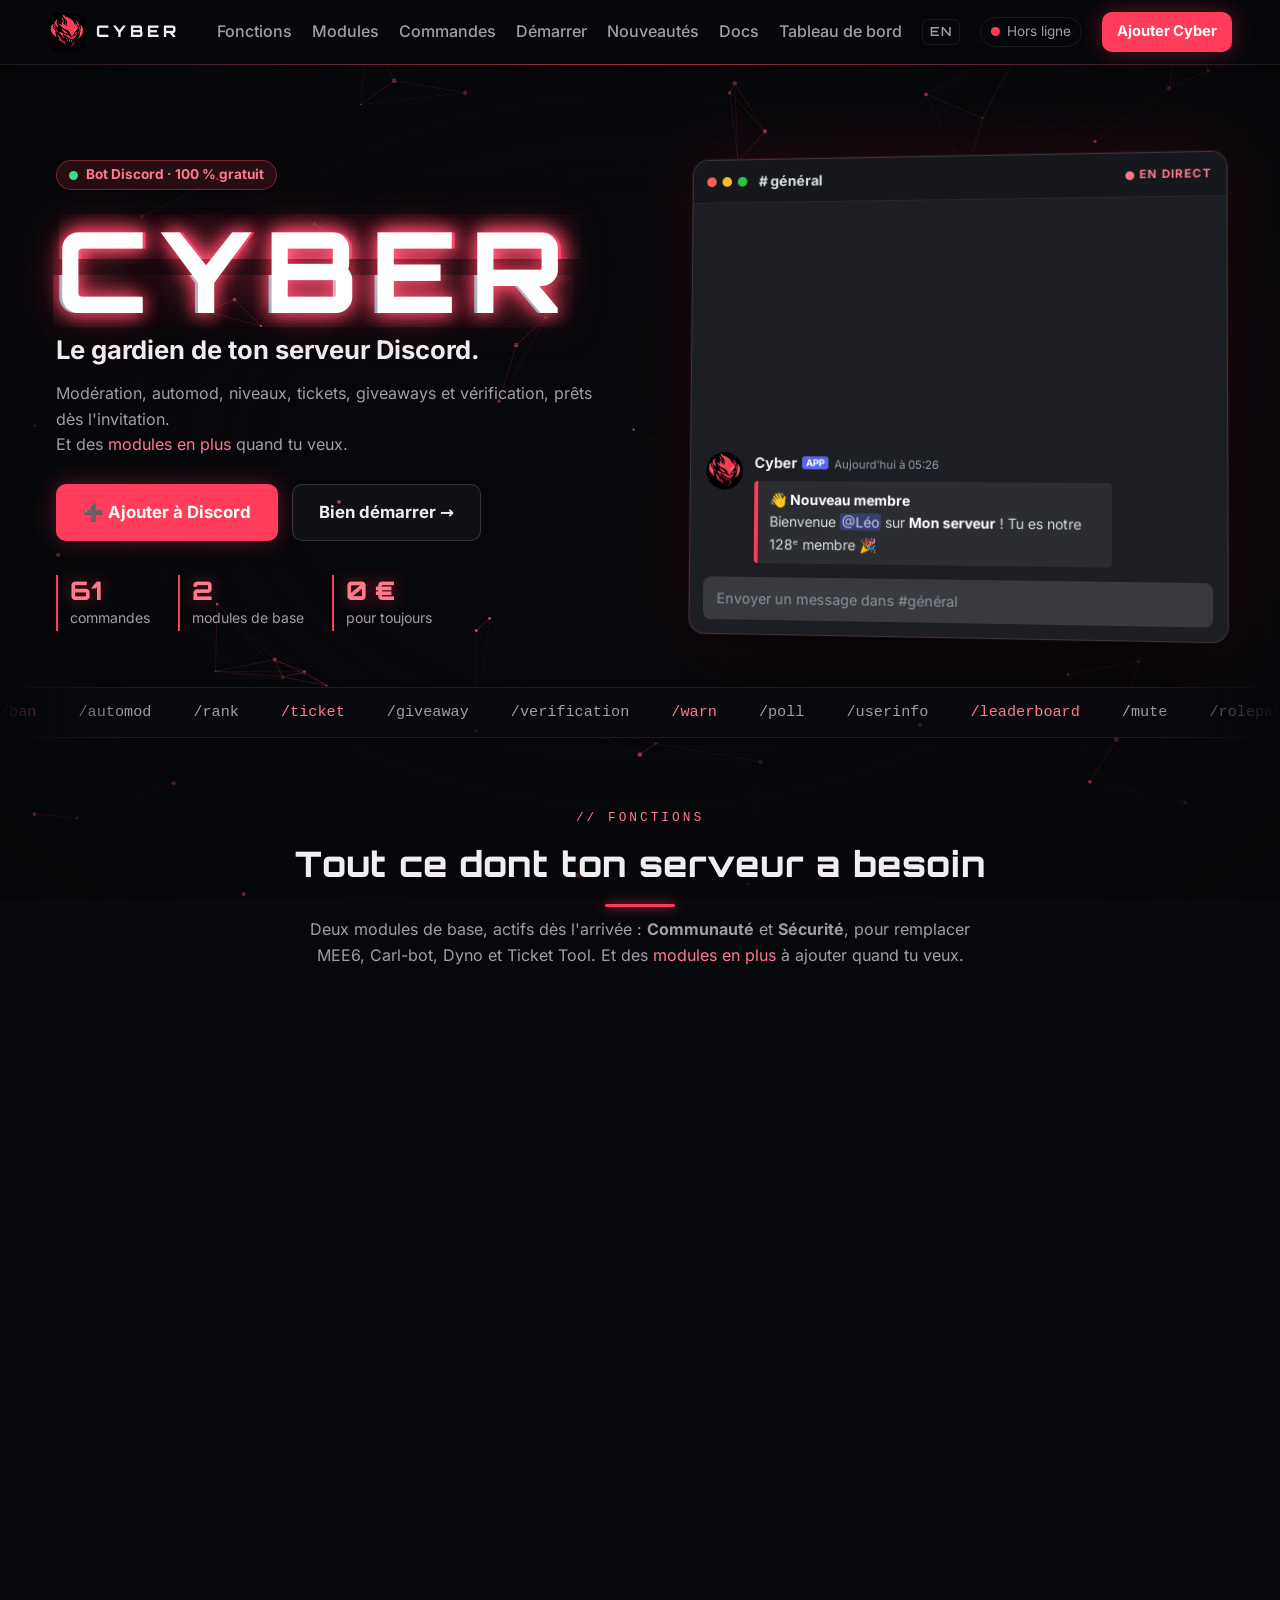
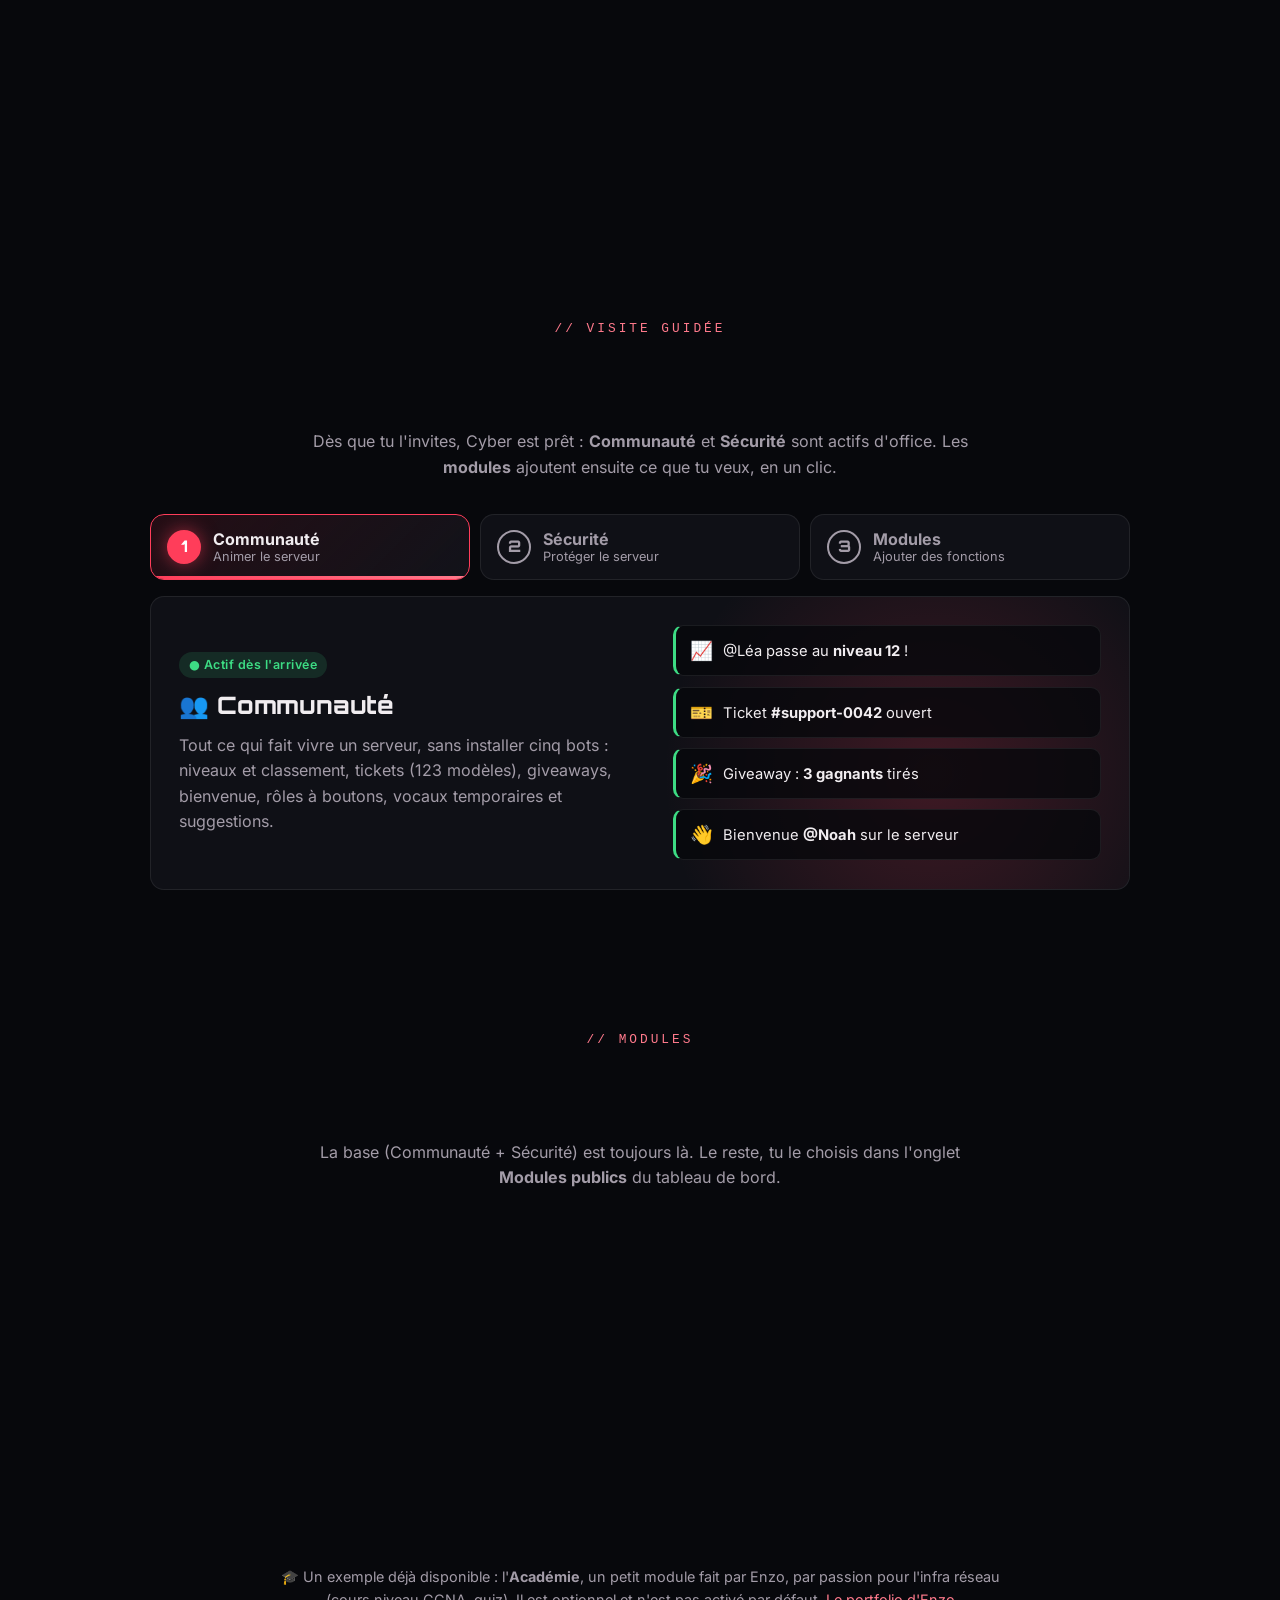
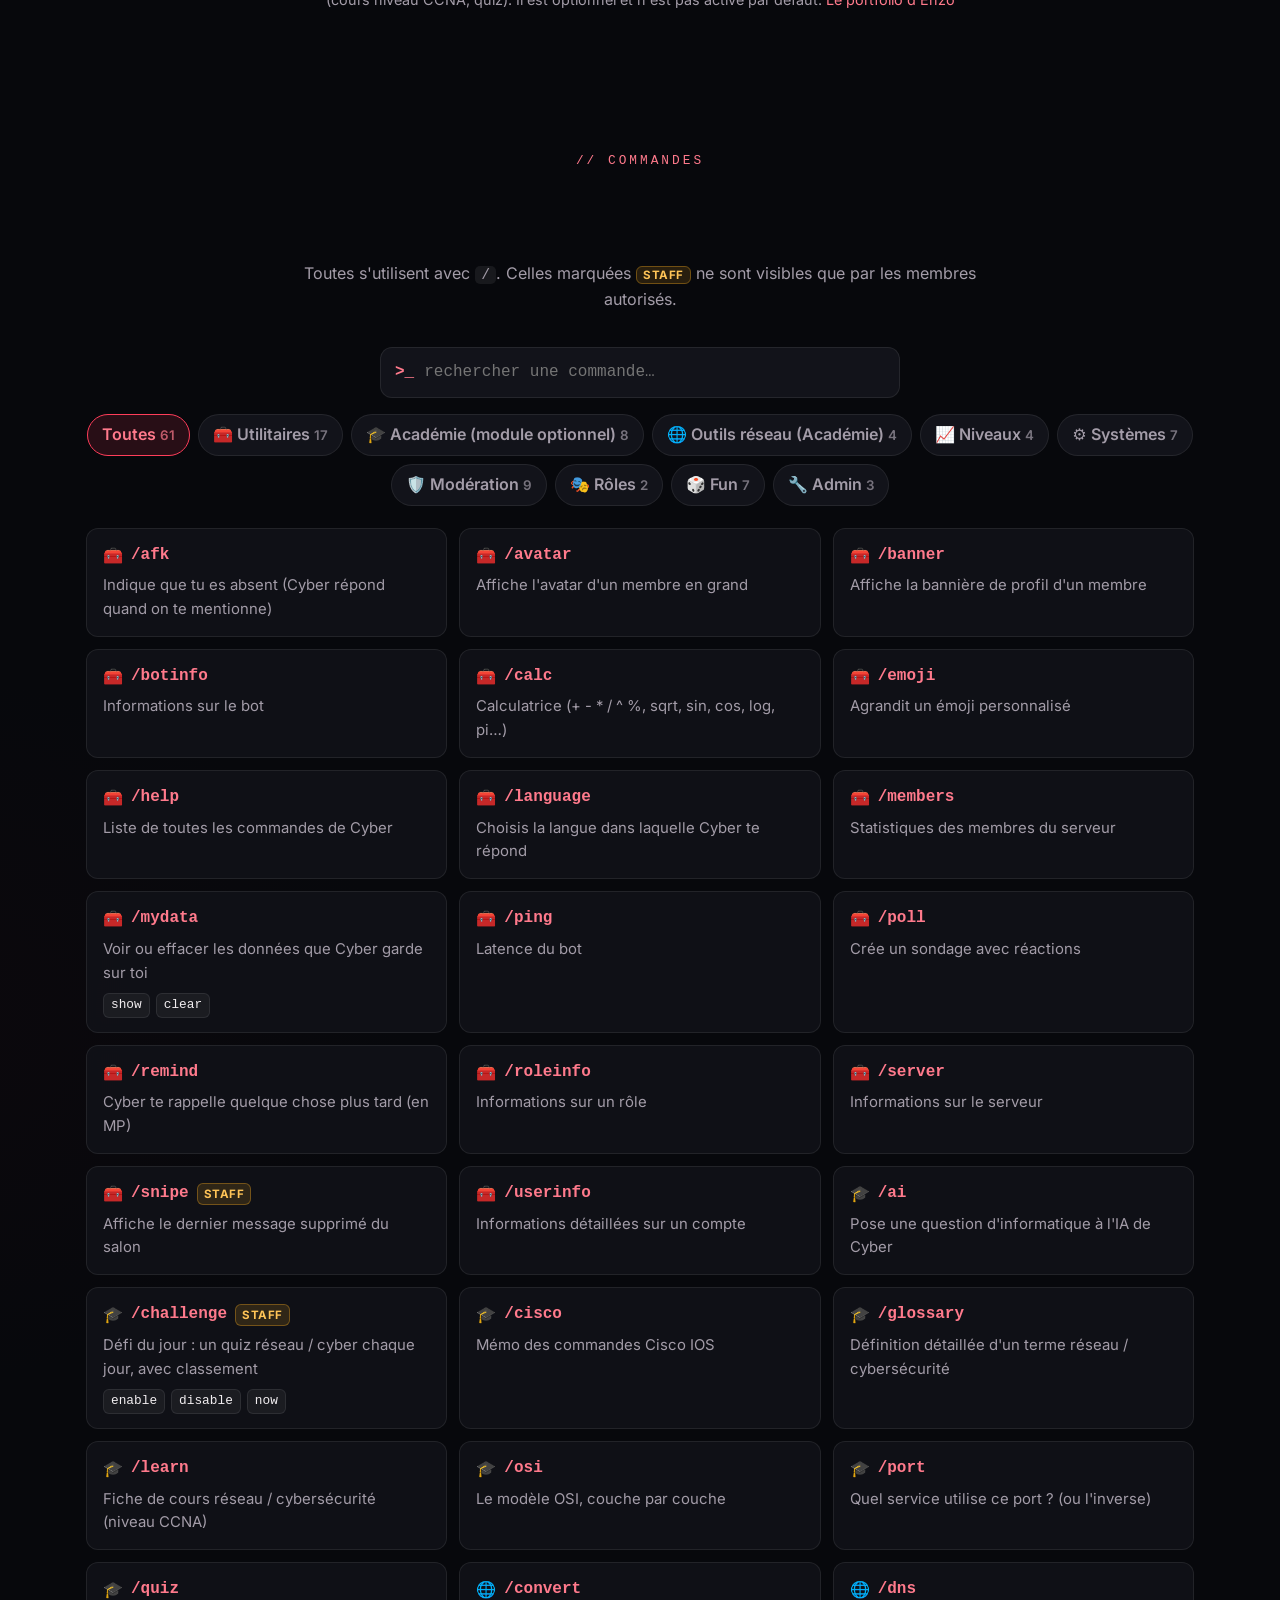
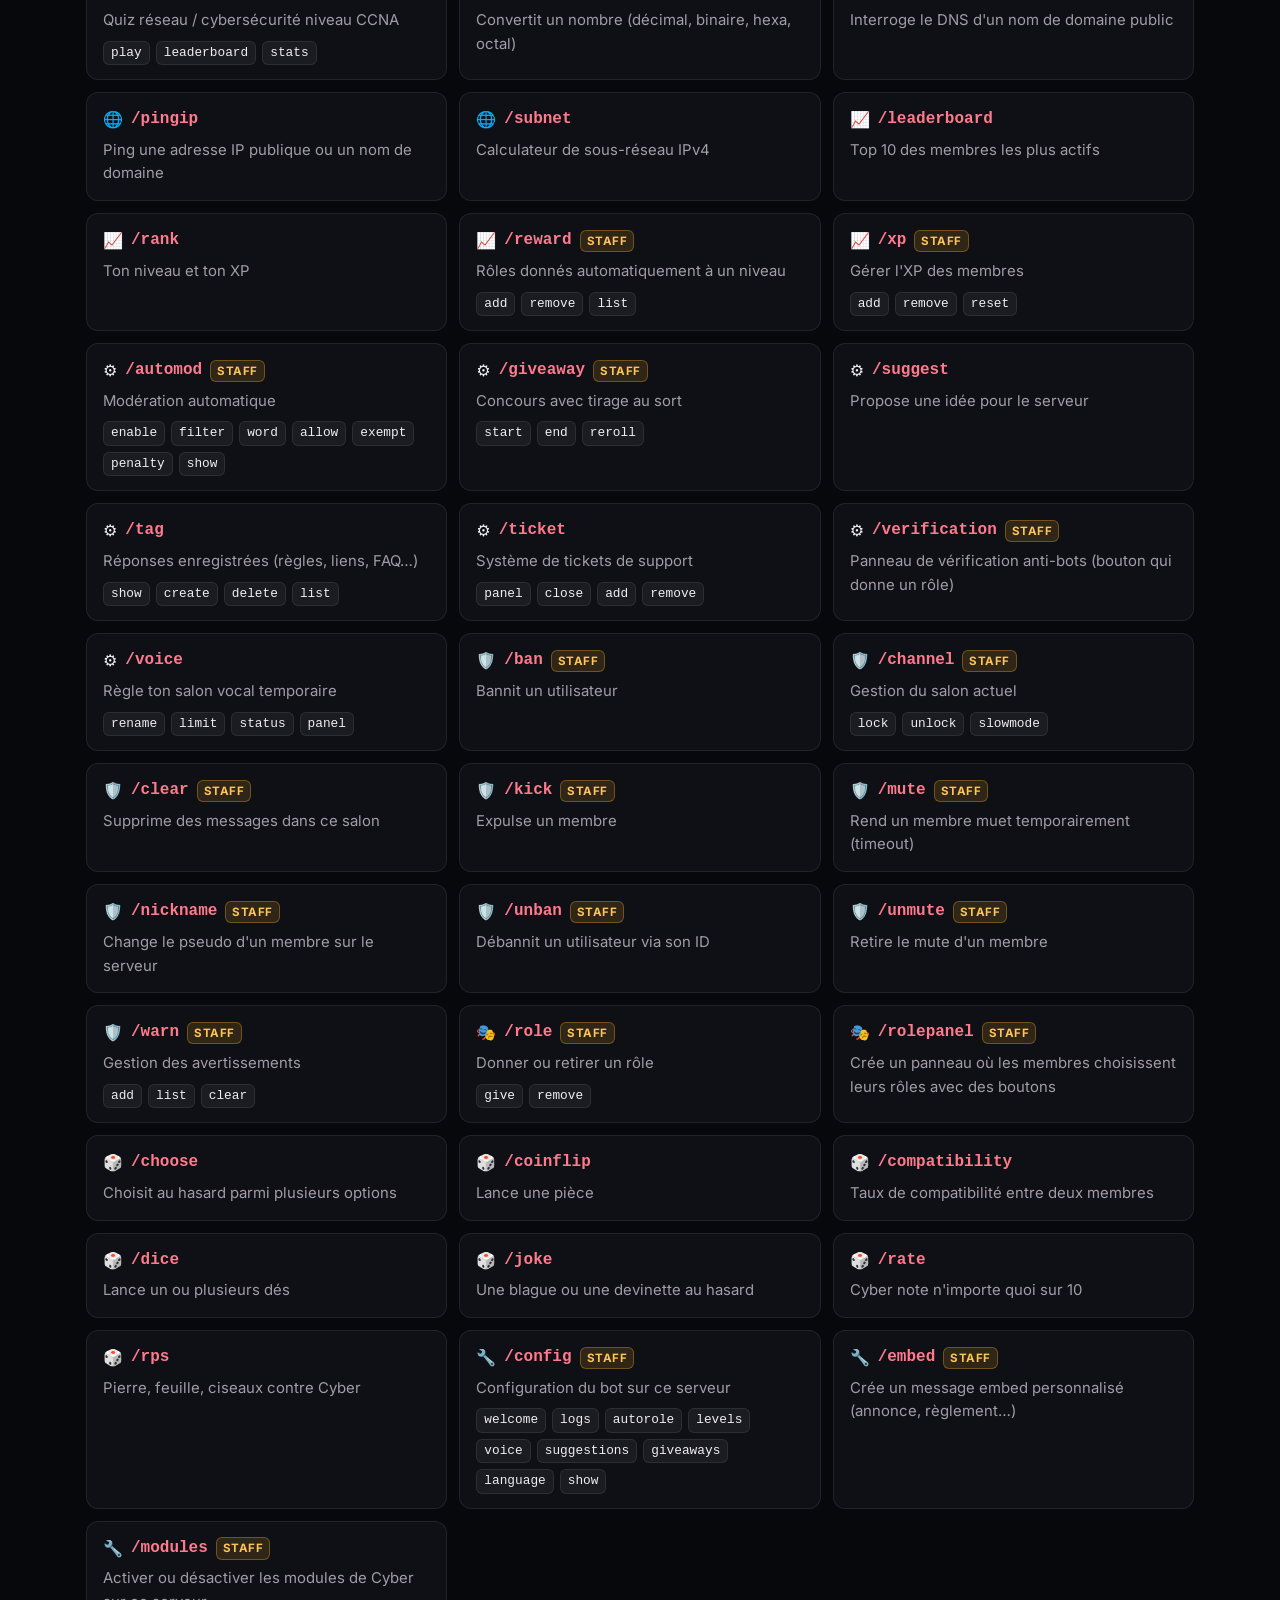
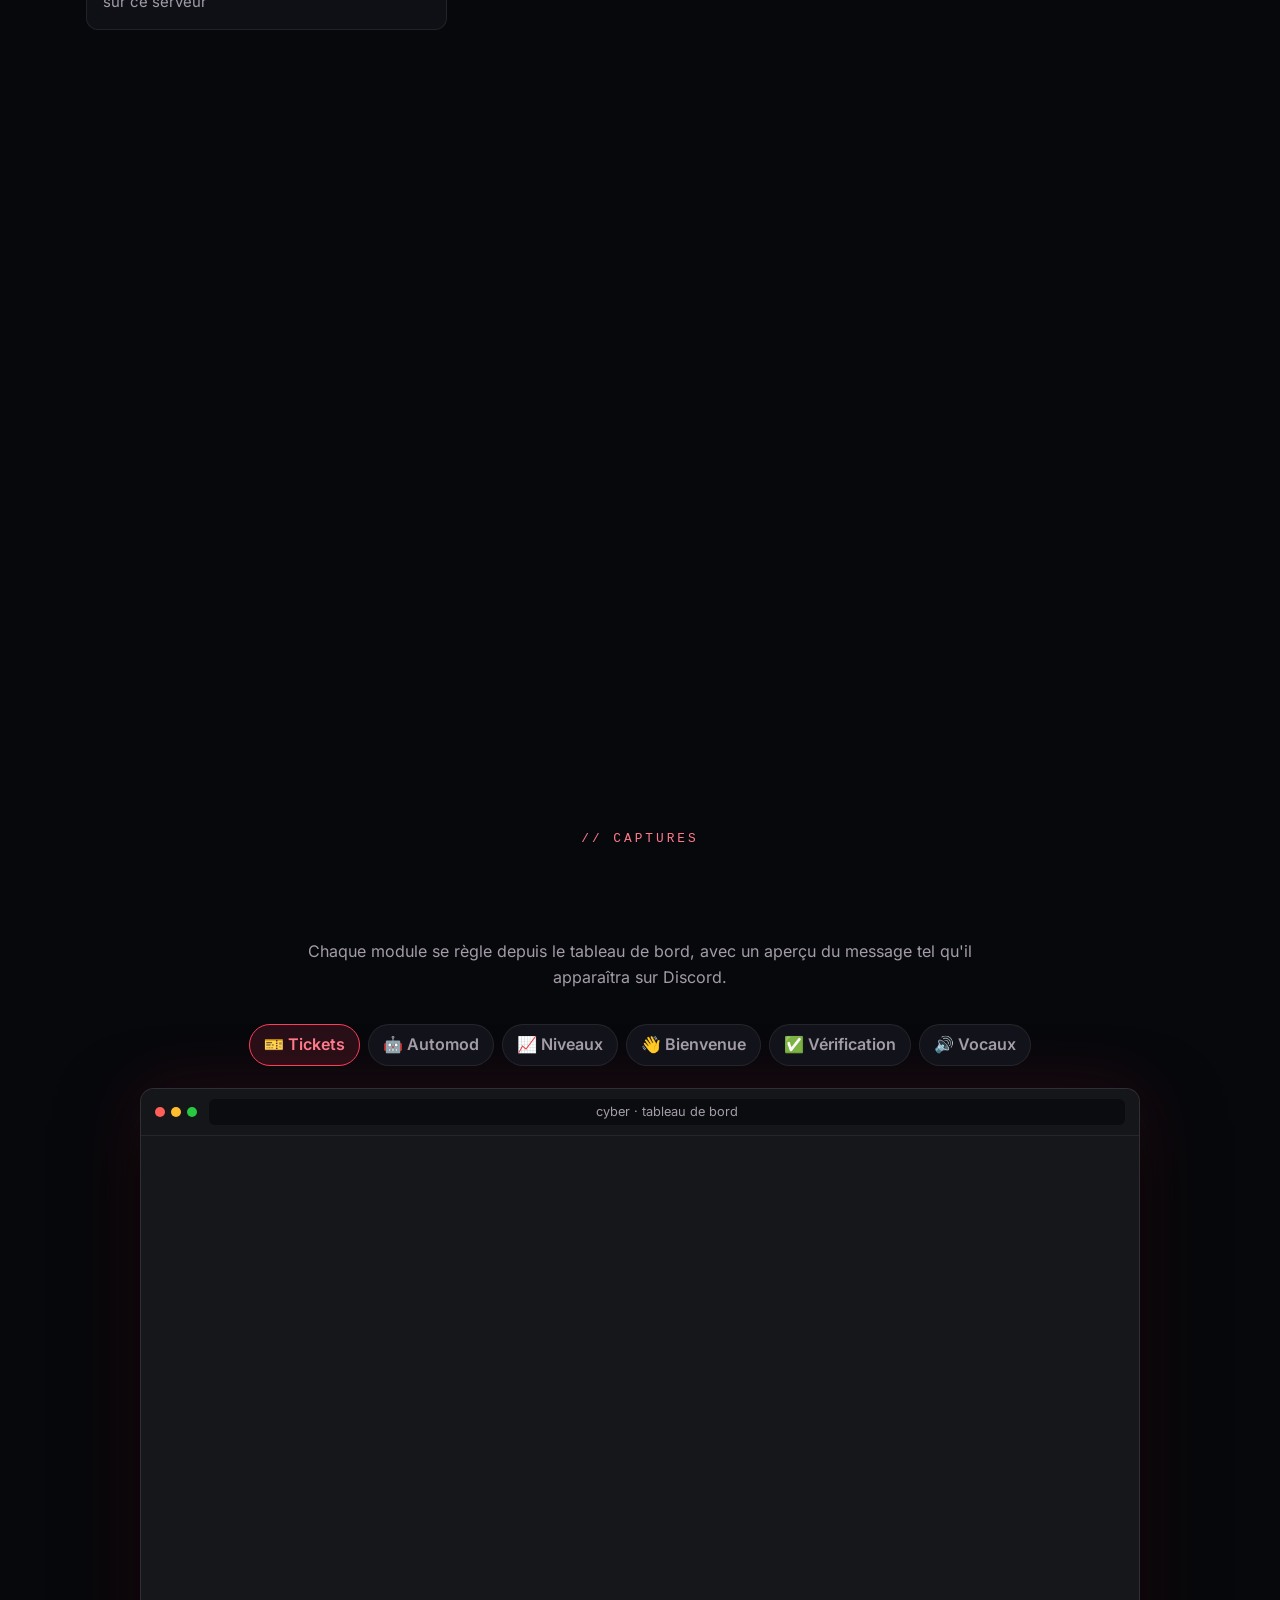
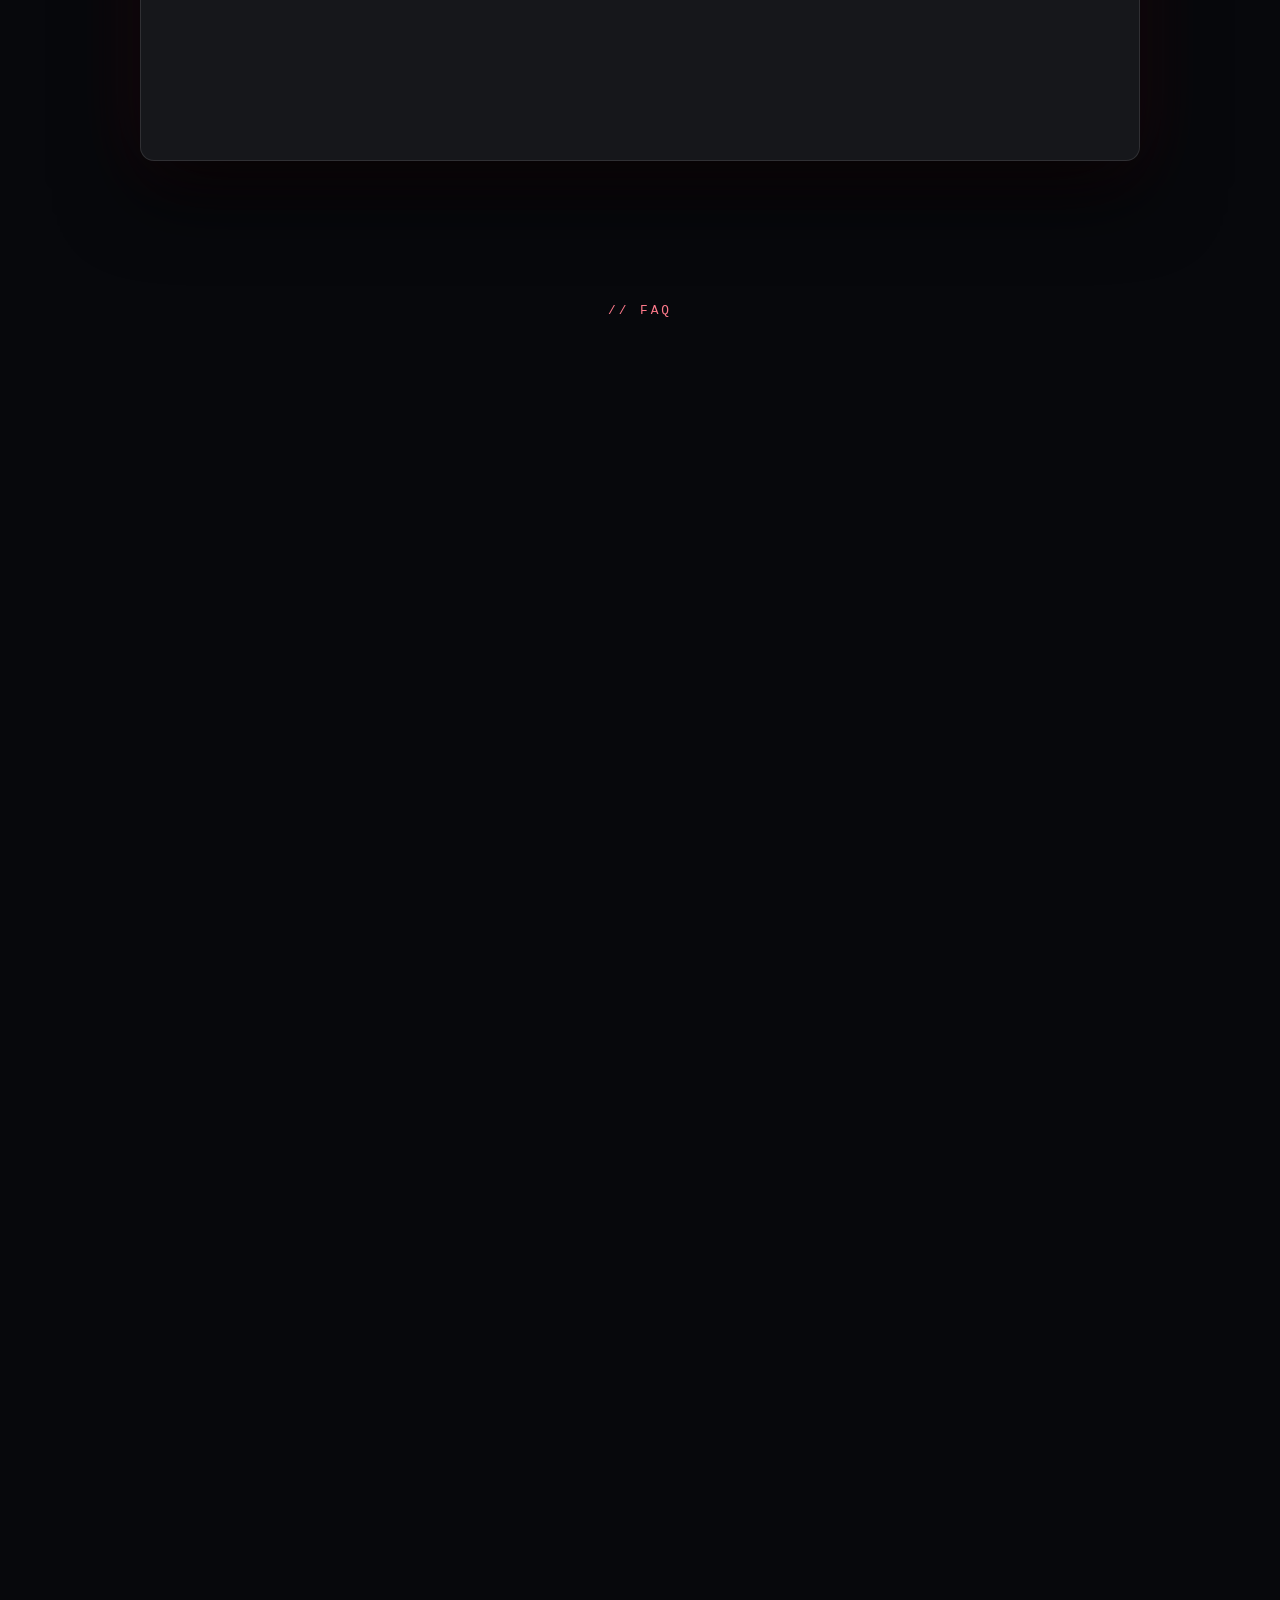
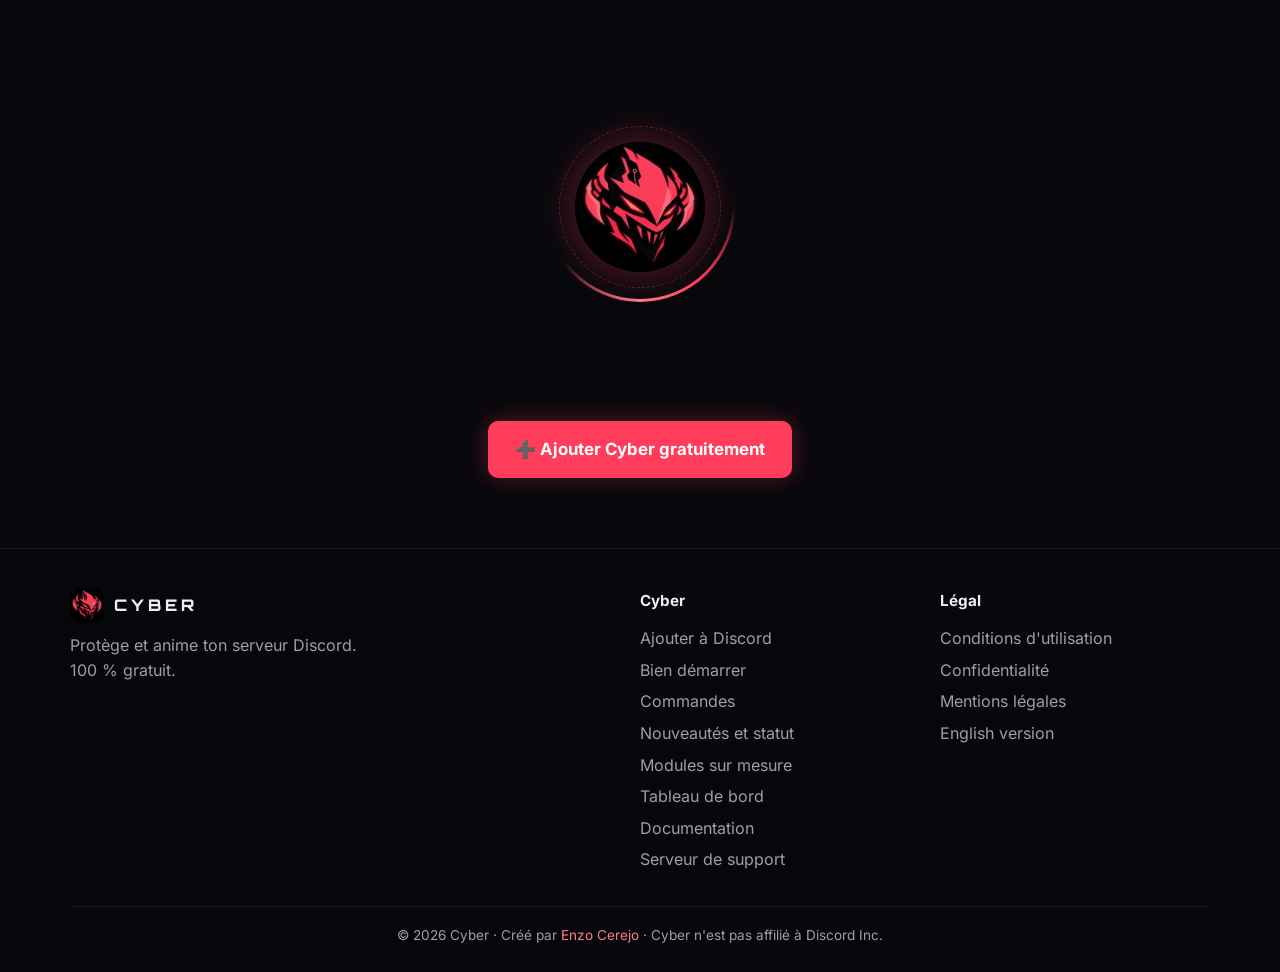
<file: index.html>
<!doctype html>
<html lang="fr">
<head>
  <meta charset="utf-8">
  <meta name="viewport" content="width=device-width, initial-scale=1">
  <meta http-equiv="Content-Security-Policy" content="default-src 'self'; img-src 'self' data:; font-src 'self'; style-src 'self'; script-src 'self'; connect-src https://discord.com https://panel.cyberbot.fr; base-uri 'self'; form-action 'none'">
  <meta name="referrer" content="strict-origin-when-cross-origin">
  <title>Cyber · Bot Discord de modération, niveaux et tickets</title>
  <meta name="description" content="Cyber protège et anime ton serveur Discord : modération, automod, niveaux, tickets, giveaways, vérification et outils réseau. 100 % gratuit.">
  <meta name="theme-color" content="#ff3d5a">
  <link rel="canonical" href="https://cyberbot.fr/">
  <link rel="alternate" hreflang="fr" href="https://cyberbot.fr/">
  <link rel="alternate" hreflang="en" href="https://cyberbot.fr/en">
  <link rel="alternate" hreflang="x-default" href="https://cyberbot.fr/">
  <meta property="og:type" content="website">
  <meta property="og:site_name" content="Cyber">
  <meta property="og:locale" content="fr_FR">
  <meta property="og:url" content="https://cyberbot.fr/">
  <meta property="og:title" content="Cyber · Bot Discord de modération, niveaux et tickets">
  <meta property="og:description" content="Cyber protège et anime ton serveur Discord : modération, automod, niveaux, tickets, giveaways, vérification et outils réseau. 100 % gratuit.">
  <meta property="og:image" content="https://cyberbot.fr/assets/og-image.jpg">
  <meta property="og:image:width" content="1200">
  <meta property="og:image:height" content="630">
  <meta property="og:image:alt" content="Cyber, bot Discord">
  <meta name="twitter:card" content="summary_large_image">
  <link rel="icon" type="image/png" href="assets/favicon.png">
  <link rel="apple-touch-icon" href="assets/apple-touch-icon.png">
  <link rel="manifest" href="manifest.webmanifest">
  <link rel="preload" href="assets/polices/orbitron-latin-800-normal.woff2" as="font" type="font/woff2" crossorigin>
  <link rel="stylesheet" href="style.css?v=7a0ddb4d">
  <script type="application/ld+json">{"@context": "https://schema.org", "@type": "SoftwareApplication", "name": "Cyber", "applicationCategory": "CommunicationApplication", "operatingSystem": "Discord", "url": "https://cyberbot.fr/", "image": "https://cyberbot.fr/assets/og-image.jpg", "description": "Cyber protège et anime ton serveur Discord : modération, automod, niveaux, tickets, giveaways, vérification et outils réseau. 100 % gratuit.", "inLanguage": "fr", "offers": {"@type": "Offer", "price": "0", "priceCurrency": "EUR"}, "author": {"@type": "Person", "name": "Enzo Cerejo"}}</script>
</head>
<body>
  <a class="skip" href="#contenu">Aller au contenu</a>
  <canvas id="reseau" aria-hidden="true"></canvas>
  <div class="vignette" aria-hidden="true"></div>

  <header class="nav">
    <a class="brand" href="./"><img src="assets/logo.webp" alt="" width="38" height="38"><span>CYBER</span></a>
    <button class="menu-btn" aria-label="Ouvrir le menu" aria-expanded="false">☰</button>
    <nav class="links" aria-label="Navigation principale">
      <a href="./#fonctions">Fonctions</a>
      <a href="./#modules">Modules</a>
      <a href="./#commandes">Commandes</a>
      <a href="demarrer">Démarrer</a>
      <a href="nouveautes">Nouveautés</a>
      <a href="docs/">Docs</a>
      <a href="panel/">Tableau de bord</a>
      <a class="lang" href="en" hreflang="en" lang="en" title="English version">EN</a>
      <span class="pill" data-statut title="Statut de Cyber"><span class="dot-status"></span><span class="pill-txt">Statut</span></span>
      <a class="btn small" href="https://discord.com/oauth2/authorize?client_id=1563977964616421376&amp;permissions=282884146850902&amp;scope=bot+applications.commands" target="_blank" rel="noopener">Ajouter Cyber</a>
    </nav>
  </header>

  <main id="contenu">
    <!-- Accueil -->
    <section class="hero">
      <div class="hero-text">
        <span class="badge"><span class="dot-status on"></span> Bot Discord · 100 % gratuit</span>
        <h1 class="glitch" data-text="CYBER">CYBER</h1>
        <p class="hero-sub">Le gardien de ton serveur Discord.</p>
        <p class="tagline">Modération, automod, niveaux, tickets, giveaways et vérification, prêts dès l'invitation.<br>Et des <a href="#modules">modules en plus</a> quand tu veux.</p>
        <div class="cta">
          <a class="btn big" href="https://discord.com/oauth2/authorize?client_id=1563977964616421376&amp;permissions=282884146850902&amp;scope=bot+applications.commands" target="_blank" rel="noopener">➕ Ajouter à Discord</a>
          <a class="btn big ghost" href="demarrer">Bien démarrer →</a>
        </div>
        <ul class="counters">
          <li><b id="nb-commandes">61</b><span>commandes</span></li>
          <li><b>2</b><span>modules de base</span></li>
          <li><b>0 €</b><span>pour toujours</span></li>
          <li data-serveurs hidden><b>–</b><span>serveurs</span></li>
          <li data-support hidden><b data-support-membres>–</b><span>membres sur le Discord</span></li>
        </ul>
      </div>

      <!-- Démo animée : fausse fenêtre Discord -->
      <div class="demo" aria-label="Démonstration animée de Cyber dans Discord">
        <div class="demo-bar">
          <span class="dots"><i></i><i></i><i></i></span>
          <span class="demo-channel"># général</span>
          <span class="demo-live">● EN DIRECT</span>
        </div>
        <div class="demo-feed" id="demo-feed" aria-live="off"></div>
        <div class="demo-input"><span id="demo-typing">Envoyer un message dans #général</span></div>
      </div>
    </section>

    <!-- Bandeau défilant -->
    <div class="marquee" aria-hidden="true">
      <div class="marquee-track">
        <span>/ban</span><span>/automod</span><span>/rank</span><span>/ticket</span><span>/giveaway</span><span>/verification</span><span>/warn</span><span>/poll</span><span>/userinfo</span><span>/leaderboard</span><span>/mute</span><span>/rolepanel</span>
        <span>/ban</span><span>/automod</span><span>/rank</span><span>/ticket</span><span>/giveaway</span><span>/verification</span><span>/warn</span><span>/poll</span><span>/userinfo</span><span>/leaderboard</span><span>/mute</span><span>/rolepanel</span>
      </div>
    </div>

    <!-- Fonctions en grille « bento » -->
    <section id="fonctions" class="section">
      <span class="kicker">// FONCTIONS</span>
      <h2>Tout ce dont ton serveur a besoin</h2>
      <p class="lead">Deux modules de base, actifs dès l'arrivée : <b>Communauté</b> et <b>Sécurité</b>, pour remplacer MEE6, Carl-bot, Dyno et Ticket Tool. Et des <a href="#modules">modules en plus</a> à ajouter quand tu veux.</p>
      <div class="bento">
        <article class="card big">
          <span class="ico">🛡️</span>
          <h3>Modération complète</h3>
          <p>Kick, ban, mute temporaire, avertissements, nettoyage de messages, verrouillage de salons. Chaque sanction est envoyée en MP au membre et enregistrée dans les logs, avec vérification de la hiérarchie des rôles.</p>
          <div class="term">
            <div><span class="p">&gt;</span> /mute member:@spammeur duration:10m</div>
            <div class="ok">✔ @spammeur est muet pendant 10 minutes.</div>
          </div>
        </article>
        <article class="card tall">
          <span class="ico">🤖</span>
          <h3>Automod</h3>
          <p>Supprime tout seul le spam, les invitations, les liens, les insultes, l'abus de majuscules et les mentions de masse.</p>
          <ul class="mini-list">
            <li><span class="dot-status on"></span>Anti-spam</li>
            <li><span class="dot-status on"></span>Anti-invitations</li>
            <li><span class="dot-status on"></span>Mots interdits</li>
            <li><span class="dot-status on"></span>Mentions de masse</li>
            <li><span class="dot-status off"></span>Liens <small>(au choix)</small></li>
          </ul>
        </article>
        <article class="card">
          <span class="ico">📈</span>
          <h3>Niveaux & XP</h3>
          <p>XP en discutant, classement et rôles récompenses automatiques.</p>
          <div class="xpbar"><span></span></div>
          <small class="muted-s">Niveau 12 · 1 840 / 2 400 XP</small>
        </article>
        <article class="card">
          <span class="ico">🎫</span>
          <h3>Tickets</h3>
          <p>Un bouton ouvre un salon privé avec ton équipe. La conversation est sauvegardée à la fermeture.</p>
        </article>
        <article class="card">
          <span class="ico">🎉</span>
          <h3>Giveaways</h3>
          <p>Bouton de participation, tirage automatique, relance du tirage.</p>
        </article>
        <article class="card">
          <span class="ico">✅</span>
          <h3>Anti-raid</h3>
          <p>Vérification par bouton. Les comptes de moins de 24 h sont bloqués.</p>
        </article>
        <article class="card">
          <span class="ico">👋</span>
          <h3>Accueil & rôles</h3>
          <p>Bienvenue personnalisée, rôle automatique, rôles à boutons, vocaux temporaires.</p>
        </article>
        <article class="card module-pub">
          <span class="ico">🧩</span>
          <h3>Modules en plus</h3>
          <p>Ajoute des fonctions à la carte depuis le tableau de bord, ou demande un module codé exprès pour ton serveur.</p>
          <a class="btn ghost small" href="#modules">Voir les modules →</a>
        </article>
      </div>
    </section>

    <!-- Visite guidée animée : Communauté → Sécurité → Modules -->
    <section id="visite" class="section">
      <span class="kicker">// VISITE GUIDÉE</span>
      <h2>Cyber en 3 étapes</h2>
      <p class="lead">Dès que tu l'invites, Cyber est prêt : <b>Communauté</b> et <b>Sécurité</b> sont actifs d'office. Les <b>modules</b> ajoutent ensuite ce que tu veux, en un clic.</p>
      <div class="visite" data-visite>
        <div class="visite-onglets" role="tablist" aria-label="Étapes de la visite">
          <button class="visite-onglet actif" role="tab" aria-selected="true" aria-controls="visite-1" id="vo-1"><span class="vo-num">1</span><span class="vo-txt"><b>Communauté</b><small>Animer le serveur</small></span><i class="vo-barre"></i></button>
          <button class="visite-onglet" role="tab" aria-selected="false" aria-controls="visite-2" id="vo-2"><span class="vo-num">2</span><span class="vo-txt"><b>Sécurité</b><small>Protéger le serveur</small></span><i class="vo-barre"></i></button>
          <button class="visite-onglet" role="tab" aria-selected="false" aria-controls="visite-3" id="vo-3"><span class="vo-num">3</span><span class="vo-txt"><b>Modules</b><small>Ajouter des fonctions</small></span><i class="vo-barre"></i></button>
        </div>
        <div class="visite-scene">
          <div class="visite-panneau actif" role="tabpanel" id="visite-1" aria-labelledby="vo-1">
            <div class="vp-texte">
              <span class="vp-etat on">● Actif dès l'arrivée</span>
              <h3>👥 Communauté</h3>
              <p>Tout ce qui fait vivre un serveur, sans installer cinq bots : niveaux et classement, tickets (123 modèles), giveaways, bienvenue, rôles à boutons, vocaux temporaires et suggestions.</p>
            </div>
            <ul class="vp-anim">
              <li><span>📈</span> @Léa passe au <b>niveau 12</b> !</li>
              <li><span>🎫</span> Ticket <b>#support-0042</b> ouvert</li>
              <li><span>🎉</span> Giveaway : <b>3 gagnants</b> tirés</li>
              <li><span>👋</span> Bienvenue <b>@Noah</b> sur le serveur</li>
            </ul>
          </div>
          <div class="visite-panneau" role="tabpanel" id="visite-2" aria-labelledby="vo-2" hidden>
            <div class="vp-texte">
              <span class="vp-etat on">● Actif dès l'arrivée</span>
              <h3>🛡️ Sécurité</h3>
              <p>Modération complète, automod (même contre les lettres déguisées), vérification par bouton avec règlement personnalisé, anti-raid et logs détaillés pour ton équipe.</p>
            </div>
            <ul class="vp-anim">
              <li class="rouge"><span>🤖</span> Lien d'invitation <b>supprimé</b></li>
              <li class="rouge"><span>🔇</span> @spammeur muet <b>10 min</b></li>
              <li><span>✅</span> @Inès a <b>validé le règlement</b></li>
              <li><span>📋</span> Sanction ajoutée aux <b>logs</b></li>
            </ul>
          </div>
          <div class="visite-panneau" role="tabpanel" id="visite-3" aria-labelledby="vo-3" hidden>
            <div class="vp-texte">
              <span class="vp-etat">◆ À ajouter quand tu veux</span>
              <h3>🧩 Modules</h3>
              <p>Dans le tableau de bord, l'onglet <b>Modules publics</b> liste les modules en plus : les plus installés, les mieux notés, une recherche par nom ou par code. Coche, c'est installé.</p>
            </div>
            <ul class="vp-anim modules">
              <li><span>🎓</span> <b>Académie</b> · réseau &amp; cyber <em class="vp-coche">Installé ✓</em></li>
              <li><span>🔎</span> Rechercher un module…</li>
              <li><span>⭐</span> Les mieux notés</li>
              <li><span>📼</span> Code de module <b>CYB-7F3A-K9</b></li>
            </ul>
          </div>
        </div>
      </div>
    </section>

    <!-- Modules en plus -->
    <section id="modules" class="section">
      <span class="kicker">// MODULES</span>
      <h2>Des modules en plus, quand tu veux</h2>
      <p class="lead">La base (Communauté + Sécurité) est toujours là. Le reste, tu le choisis dans l'onglet <b>Modules publics</b> du tableau de bord.</p>
      <div class="modules-vitrine">
        <article class="card module-carte">
          <span class="ico">🧩</span>
          <span class="module-badge">Dans le tableau de bord</span>
          <h3>Modules publics</h3>
          <p>Les modules installés sur ton serveur d'un côté, la recherche de l'autre : les plus installés, les mieux notés (note de 1 à 5), les nouveautés, une recherche par nom ou par identifiant, et le support si tu ne trouves pas.</p>
          <a class="btn ghost" href="panel/">Ouvrir le tableau de bord →</a>
        </article>
        <article class="card module-carte">
          <span class="ico">📼</span>
          <span class="module-badge">Bientôt</span>
          <h3>Modules sur mesure</h3>
          <p>Une fonction qui n'existe nulle part ? Elle est codée pour ton serveur, tu reçois un code unique et tu l'ajoutes depuis le tableau de bord, comme une cassette qu'on insère.</p>
          <a class="btn ghost" href="modules">Découvrir →</a>
        </article>
      </div>
      <p class="module-discret"><span aria-hidden="true">🎓</span> Un exemple déjà disponible : l'<b>Académie</b>, un petit module fait par Enzo, par passion pour l'infra réseau (cours niveau CCNA, quiz). Il est optionnel et n'est pas activé par défaut. <a href="https://enzocerejo.fr" target="_blank" rel="noopener">Le portfolio d'Enzo</a></p>
    </section>

    <!-- Commandes -->
    <section id="commandes" class="section">
      <span class="kicker">// COMMANDES</span>
      <h2>Les commandes</h2>
      <p class="lead">Toutes s'utilisent avec <code>/</code>. Celles marquées <span class="tag-staff">staff</span> ne sont visibles que par les membres autorisés.</p>
      <div class="cmd-tools">
        <label class="search"><span aria-hidden="true">&gt;_</span><input id="recherche" type="search" placeholder="rechercher une commande…" aria-label="Rechercher une commande"></label>
      </div>
      <div class="cats" id="cats" role="tablist"></div>
      <div class="cmd-list" id="liste"></div>
    </section>

    <!-- Tableau de bord -->
    <section id="tableau" class="section split">
      <div>
        <span class="kicker">// TABLEAU DE BORD</span>
        <h2>Configure tout en quelques clics</h2>
        <p class="lead left">Connexion avec Discord, choix du serveur, et tous les réglages sans taper une seule commande. Comme MEE6, mais gratuit.</p>
        <ul class="checks">
          <li>Logs, bienvenue et rôle automatique</li>
          <li>Automod : filtres, mots interdits, sanctions</li>
          <li>Niveaux et rôles récompenses</li>
          <li>Tickets, vérification et vocaux temporaires</li>
          <li>Aperçu en direct des messages</li>
        </ul>
        <div class="cta">
          <a class="btn" href="panel/">Ouvrir le tableau de bord →</a>
        </div>
        <p class="muted-s">Connexion avec ton compte Discord, sur panel.cyberbot.fr.</p>
      </div>
      <div class="browser">
        <div class="browser-bar"><span class="dots"><i></i><i></i><i></i></span><span class="url">cyber · tableau de bord</span></div>
        <img src="assets/tableau-de-bord.webp" width="1280" height="800" alt="Aperçu du tableau de bord de Cyber" loading="lazy">
      </div>
    </section>

    <!-- Captures du tableau de bord -->
    <section id="captures" class="section">
      <span class="kicker">// CAPTURES</span>
      <h2>Cyber en images</h2>
      <p class="lead">Chaque module se règle depuis le tableau de bord, avec un aperçu du message tel qu'il apparaîtra sur Discord.</p>
      <div class="cats captures-onglets" role="tablist" aria-label="Choisir une capture">
        <button class="cat active" role="tab" aria-selected="true" aria-controls="capture" data-capture="tickets" data-alt="Réglages des tickets : rôle staff, 123 modèles et aperçu du panneau">🎫 Tickets</button>
        <button class="cat" role="tab" aria-selected="false" aria-controls="capture" data-capture="automod" data-alt="Réglages de l'automod : filtres, mots interdits et sanctions">🤖 Automod</button>
        <button class="cat" role="tab" aria-selected="false" aria-controls="capture" data-capture="niveaux" data-alt="Réglages des niveaux : XP et rôles récompenses">📈 Niveaux</button>
        <button class="cat" role="tab" aria-selected="false" aria-controls="capture" data-capture="bienvenue" data-alt="Réglages du message de bienvenue avec aperçu">👋 Bienvenue</button>
        <button class="cat" role="tab" aria-selected="false" aria-controls="capture" data-capture="verification" data-alt="Réglages de la vérification anti-raid">✅ Vérification</button>
        <button class="cat" role="tab" aria-selected="false" aria-controls="capture" data-capture="vocaux" data-alt="Réglages des salons vocaux temporaires">🔊 Vocaux</button>
      </div>
      <figure class="browser capture" id="capture" role="tabpanel">
        <div class="browser-bar"><span class="dots"><i></i><i></i><i></i></span><span class="url">cyber · tableau de bord</span></div>
        <img src="assets/captures/tickets.webp" width="1280" height="800" alt="Réglages des tickets : rôle staff, 123 modèles et aperçu du panneau" loading="lazy">
      </figure>
    </section>

    <!-- FAQ -->
    <section id="faq" class="section">
      <span class="kicker">// FAQ</span>
      <h2>Questions fréquentes</h2>
      <div class="faq">
        <details><summary>Cyber est-il vraiment gratuit ?</summary><p>Oui, toutes les fonctions sont gratuites. Pas d'abonnement, pas de fonctions « premium ».</p></details>
        <details><summary>Comment ajouter Cyber à mon serveur ?</summary><p>Clique sur « Ajouter à Discord », choisis ton serveur et valide (il faut la permission « Gérer le serveur »). Communauté et Sécurité sont actifs tout de suite, et Cyber t'envoie un message avec le lien du tableau de bord. Ensuite, suis le guide <a href="demarrer">Bien démarrer</a>.</p></details>
        <details><summary>Quelles permissions demande Cyber ?</summary><p>Seulement celles dont ses fonctions ont besoin (gérer les messages, les rôles, les salons, exclure et bannir…), <b>jamais la permission Administrateur</b>. Tu peux retirer une permission à tout moment : seule la fonction qui en a besoin s'arrêtera.</p></details>
        <details><summary>Cyber peut-il remplacer mes autres bots ?</summary><p>C'est son but : modération, automod, niveaux, tickets, giveaways, vérification, rôles à boutons et vocaux temporaires réunis dans un seul bot. Tu peux donc retirer MEE6, Carl-bot, Dyno ou Ticket Tool et garder un serveur plus simple.</p></details>
        <details><summary>Il me manque une fonction, c'est possible ?</summary><p>Propose-la sur le serveur de support : les meilleures idées sont ajoutées pour tout le monde. Les <a href="modules">modules sur mesure</a>, codés pour un seul serveur, arrivent bientôt.</p></details>
        <details><summary>Les commandes n'apparaissent pas, que faire ?</summary><p>Attends quelques minutes puis redémarre Discord (Ctrl + R). Vérifie aussi que Cyber a bien été invité avec la permission « applications.commands ».</p></details>
        <details><summary>Quelles données Cyber enregistre-t-il ?</summary><p>Uniquement ce qui est nécessaire : les réglages de ton serveur, l'XP des membres et les avertissements. Aucune donnée n'est vendue ni partagée. Tout est détaillé dans la <a href="confidentialite">politique de confidentialité</a>.</p></details>
        <details><summary>C'est quoi l'Académie ?</summary><p>Un petit module optionnel, fait par passion pour l'infra réseau : des fiches de cours niveau CCNA, des quiz et quelques outils réseau. Il n'est pas activé par défaut ; installe-le depuis l'onglet <b>Modules publics</b> du tableau de bord seulement si ton serveur parle réseau.</p></details>
        <details><summary>J'ai un problème ou une idée, où demander ?</summary><p>Rejoins le <a href="https://discord.gg/erqHM5s8Vz" target="_blank" rel="noopener">serveur de support de Cyber</a> : aide, signalement de bugs et suggestions.</p></details>
        <details><summary>Qui a créé Cyber ?</summary><p>Cyber est développé par Enzo, étudiant en BTS CIEL (informatique et réseaux) passionné de cybersécurité.</p></details>
      </div>
    </section>

    <!-- Modules sur mesure -->
    <section id="sur-mesure" class="section split">
      <div>
        <span class="kicker">// SUR MESURE · BIENTÔT</span>
        <h2>Une idée ? On la code pour toi</h2>
        <p class="lead left">Bientôt, si une fonction manque à ton serveur, tu pourras la demander. Elle sera codée exprès pour toi, tu recevras un identifiant unique et tu l'ajouteras à Cyber depuis le tableau de bord, comme une cassette qu'on insère.</p>
        <div class="cta">
          <a class="btn" href="modules">Découvrir les modules sur mesure →</a>
        </div>
      </div>
      <div class="cassette" aria-hidden="true">
        <div class="cassette-corps">
          <span class="cassette-etiquette">MODULE · <b>CYB-7F3A-K9</b></span>
          <span class="cassette-bobines"><i></i><i></i></span>
        </div>
        <div class="cassette-fente">▼ Code de module</div>
      </div>
    </section>

    <section class="section final">
      <div class="ring">
        <img src="assets/logo.webp" alt="Logo de Cyber" width="150" height="150" loading="lazy">
      </div>
      <h2>Prêt à protéger ton serveur ?</h2>
      <a class="btn big" href="https://discord.com/oauth2/authorize?client_id=1563977964616421376&amp;permissions=282884146850902&amp;scope=bot+applications.commands" target="_blank" rel="noopener">➕ Ajouter Cyber gratuitement</a>
    </section>
  </main>


  <footer class="footer">
    <div class="foot-grid">
      <div class="foot-brand">
        <a class="brand" href="./"><img src="assets/logo.webp" alt="" width="34" height="34" loading="lazy"><span>CYBER</span></a>
        <p>Protège et anime ton serveur Discord. 100 % gratuit.</p>
      </div>
      <div>
        <h3>Cyber</h3>
        <a href="https://discord.com/oauth2/authorize?client_id=1563977964616421376&amp;permissions=282884146850902&amp;scope=bot+applications.commands" target="_blank" rel="noopener">Ajouter à Discord</a>
        <a href="demarrer">Bien démarrer</a>
        <a href="./#commandes">Commandes</a>
        <a href="nouveautes">Nouveautés et statut</a>
        <a href="modules">Modules sur mesure</a>
        <a href="panel/">Tableau de bord</a>
        <a href="docs/">Documentation</a>
        <a href="https://discord.gg/erqHM5s8Vz" target="_blank" rel="noopener">Serveur de support</a>
      </div>
      <div>
        <h3>Légal</h3>
        <a href="conditions">Conditions d'utilisation</a>
        <a href="confidentialite">Confidentialité</a>
        <a href="mentions-legales">Mentions légales</a>
        <a href="en" hreflang="en" lang="en">English version</a>
      </div>
    </div>
    <p class="foot-bottom">© <span data-annee>2026</span> Cyber · Créé par <a href="https://enzocerejo.fr" target="_blank" rel="noopener">Enzo Cerejo</a> · Cyber n'est pas affilié à Discord Inc.</p>
  </footer>

  <script src="config.js?v=a596832e"></script>
  <script src="commandes.js?v=9313fdc8"></script>
  <script src="script.js?v=2cd94e53"></script>
</body>
</html>
</file>
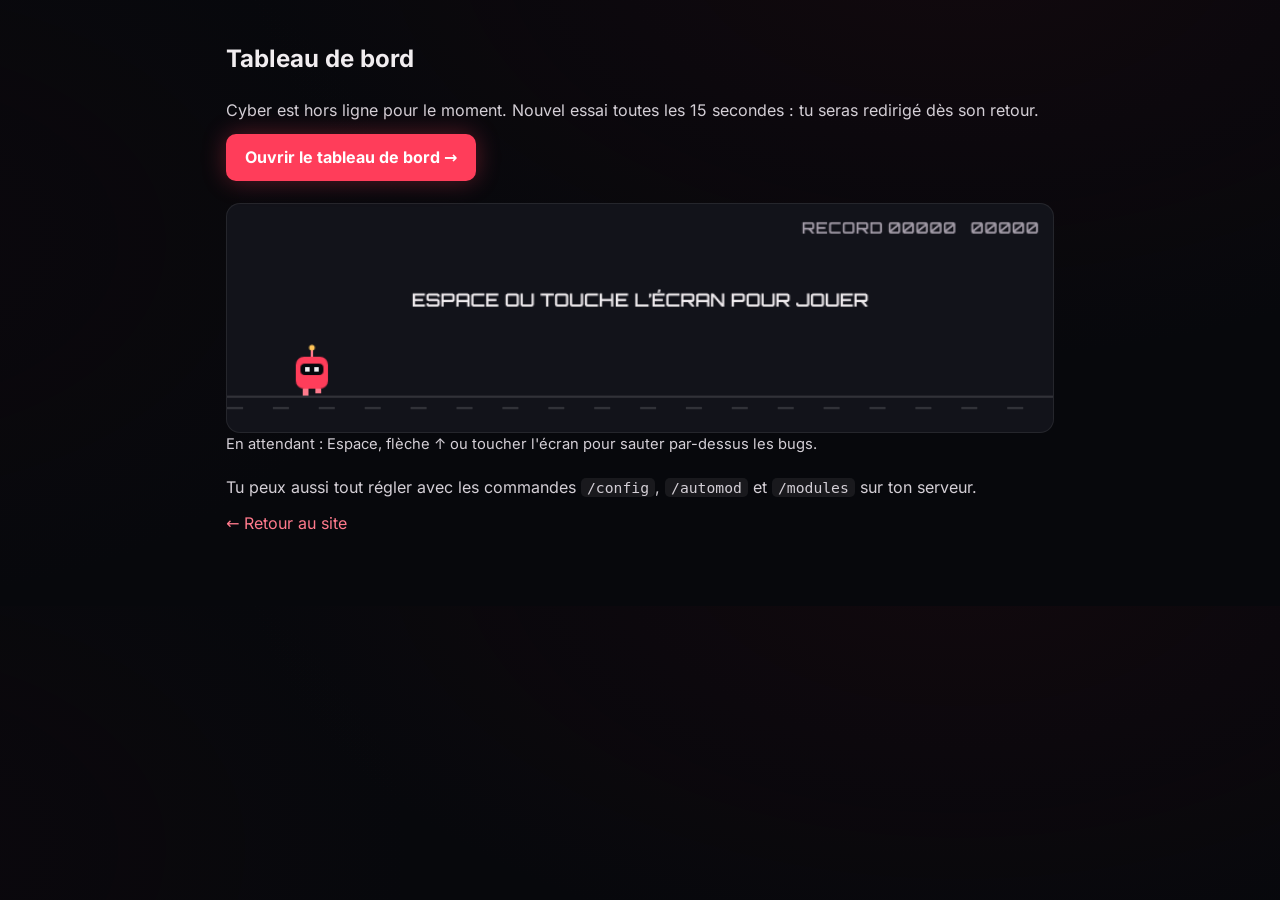
<file: panel/index.html>
<!doctype html>
<html lang="fr">
<head>
  <meta charset="utf-8">
  <meta name="viewport" content="width=device-width, initial-scale=1">
  <meta http-equiv="Content-Security-Policy" content="default-src 'none'; img-src 'self'; font-src 'self'; style-src 'self'; script-src 'self'; connect-src https://panel.cyberbot.fr/en-ligne; base-uri 'none'; form-action 'none'">
  <noscript><meta http-equiv="refresh" content="1; url=https://panel.cyberbot.fr/"></noscript>
  <meta name="referrer" content="no-referrer">
  <meta name="robots" content="noindex">
  <title>Tableau de bord · Cyber</title>
  <meta name="theme-color" content="#ff3d5a">
  <link rel="icon" type="image/png" href="../assets/favicon.png">
  <link rel="stylesheet" href="../style.css?v=7a0ddb4d">
  <link rel="stylesheet" href="attente.css?v=b1dd2906">
</head>
<body>
  <main id="contenu">
    <section class="section narrow legal">
      <h1>Tableau de bord</h1>
      <p id="etat" role="status" aria-live="polite">Ouverture du tableau de bord de Cyber…</p>
      <p><a class="btn" href="https://panel.cyberbot.fr/">Ouvrir le tableau de bord →</a></p>
      <div id="jeu" class="jeu" hidden>
        <canvas id="jeu-canvas" width="720" height="200" role="img" aria-label="Mini-jeu : le petit robot Cyber saute par-dessus les bugs"></canvas>
        <p class="jeu-aide">En attendant : Espace, flèche ↑ ou toucher l'écran pour sauter par-dessus les bugs.</p>
      </div>
      <p>Tu peux aussi tout régler avec les commandes <code>/config</code>, <code>/automod</code> et <code>/modules</code> sur ton serveur.</p>
      <p><a href="../">← Retour au site</a></p>
    </section>
  </main>
  <script src="attente.js?v=583e1d4a"></script>
</body>
</html>
</file>
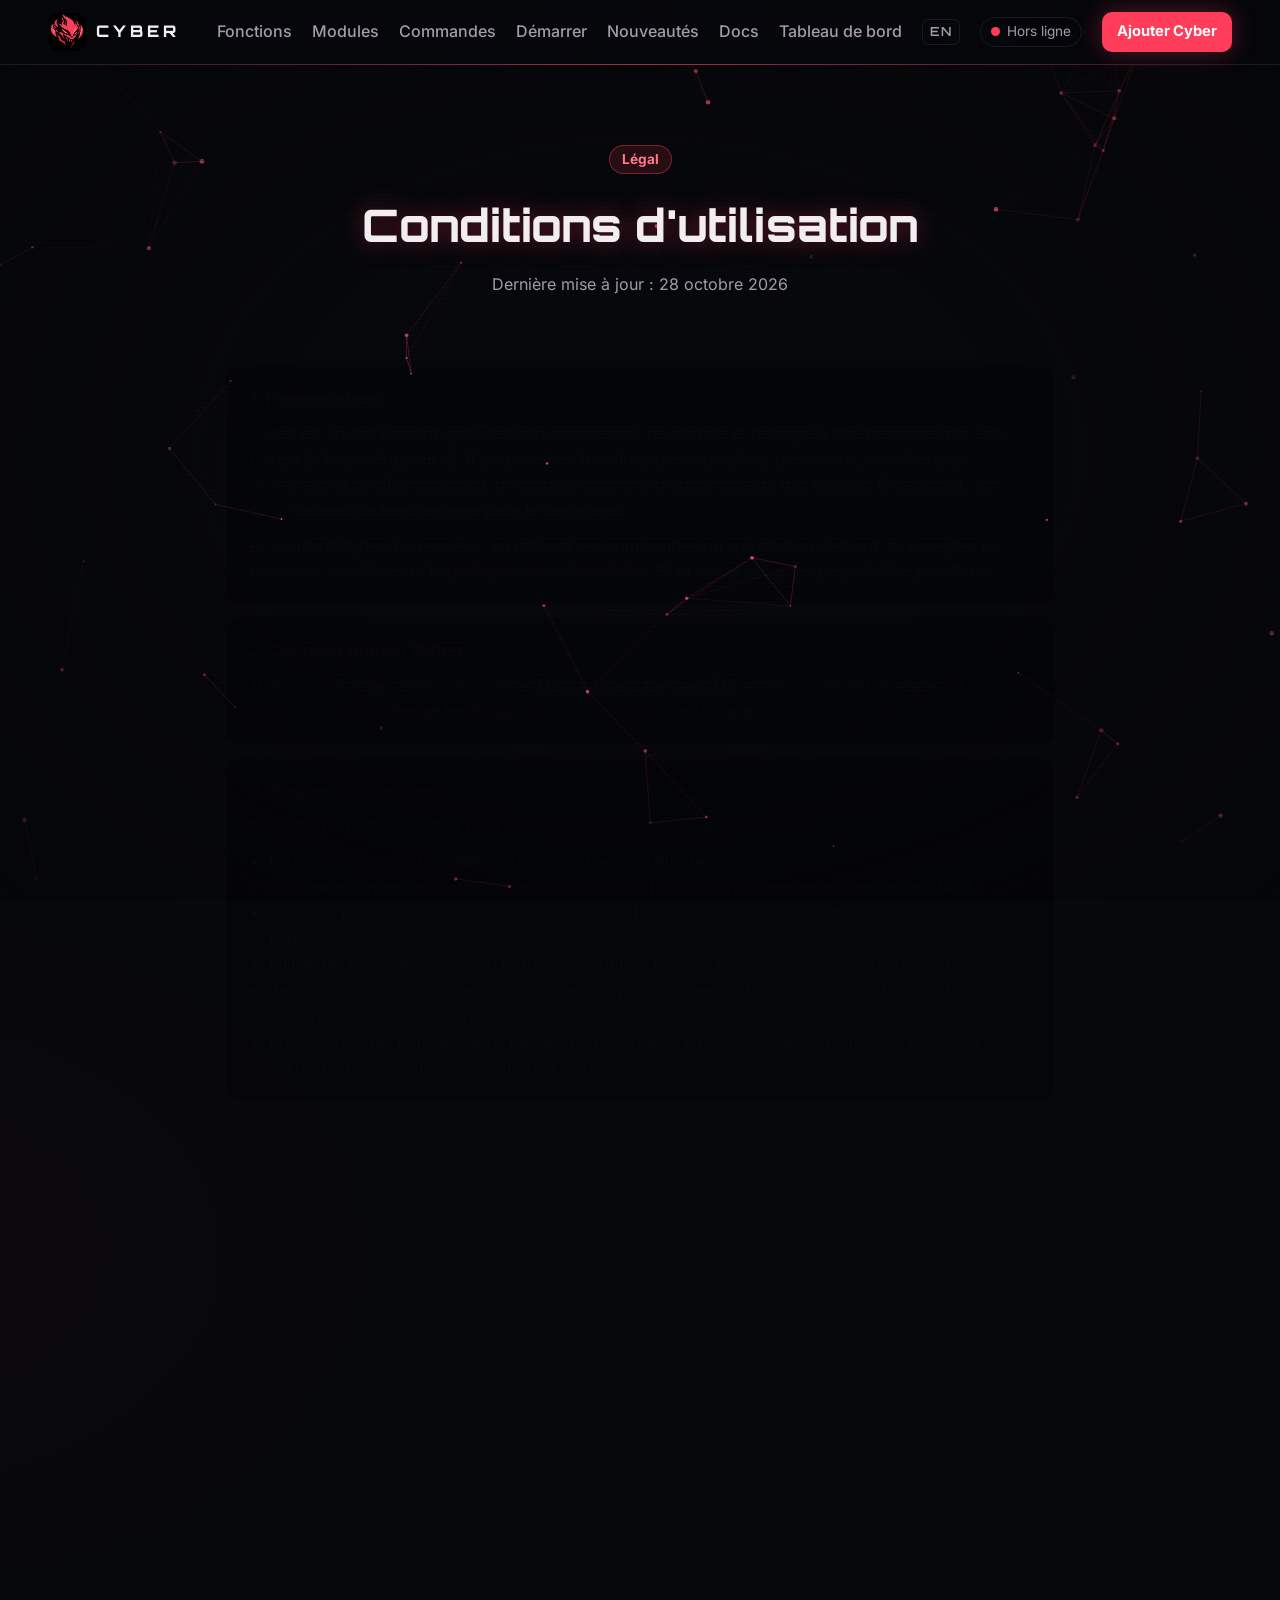
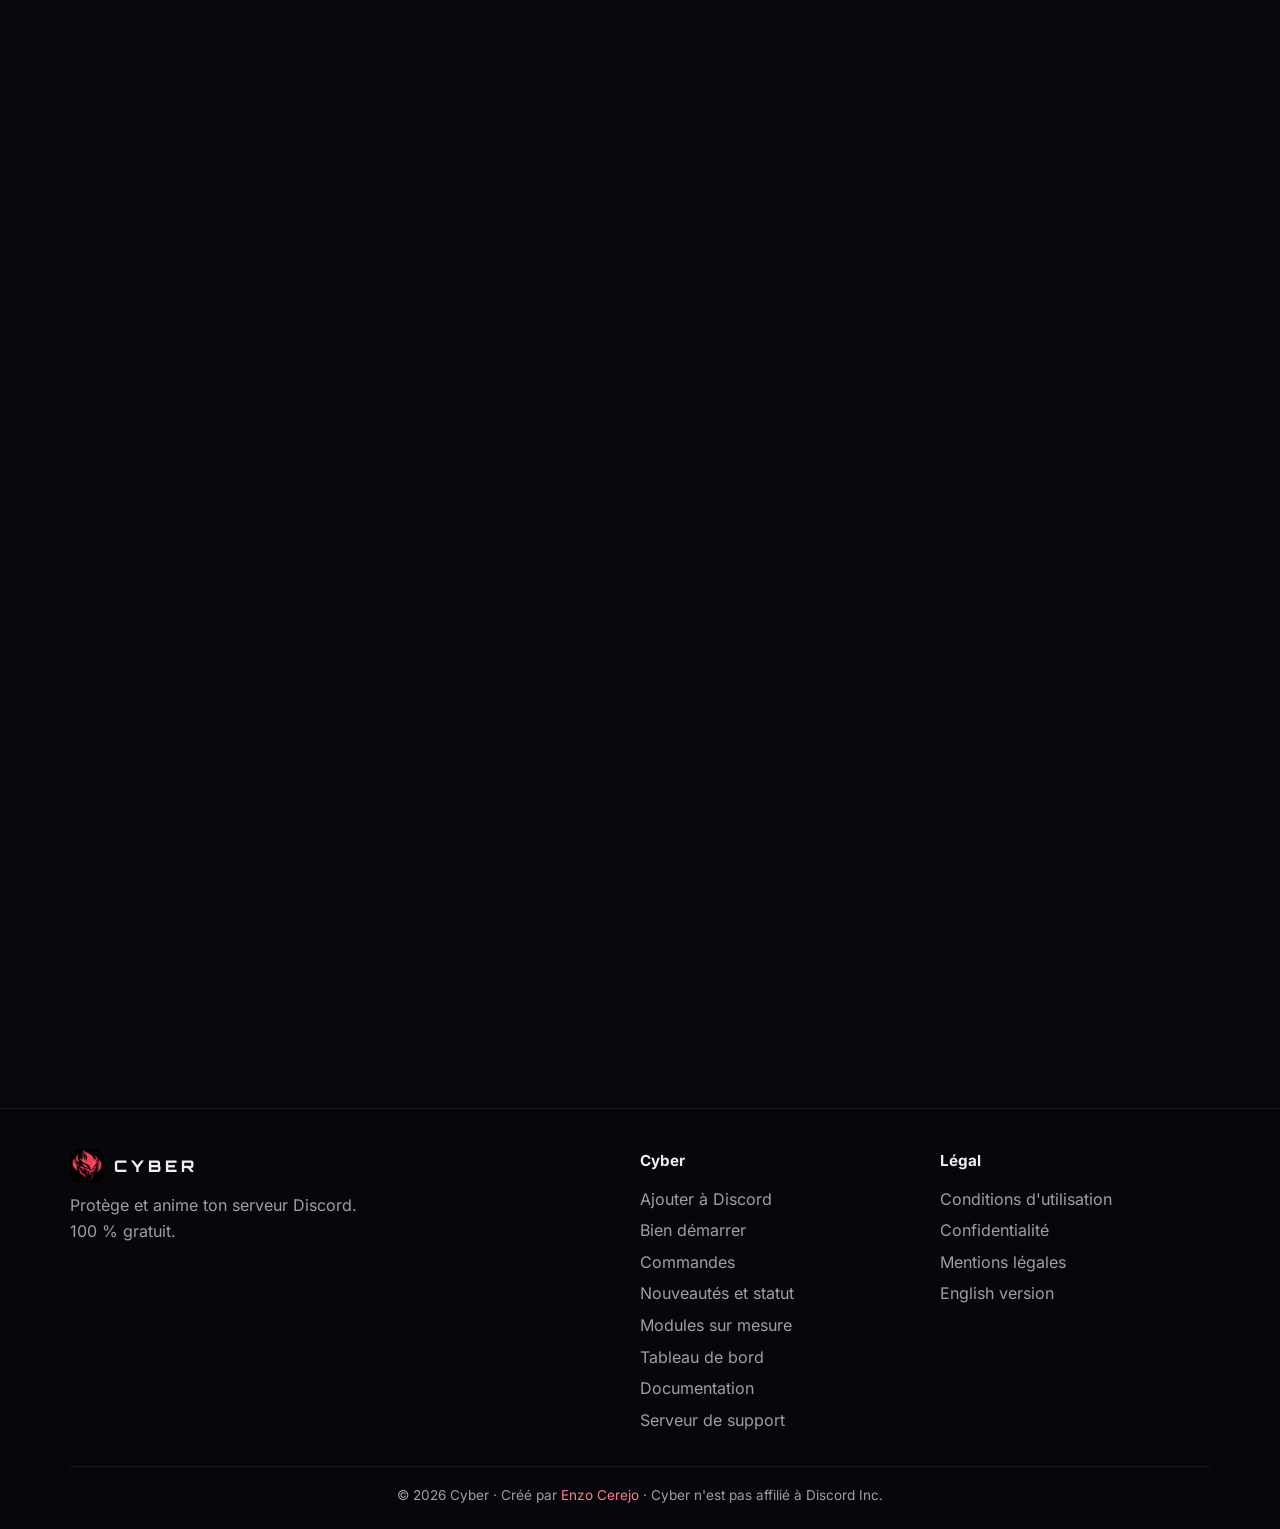
<file: conditions.html>
<!doctype html>
<html lang="fr">
<head>
  <meta charset="utf-8">
  <meta name="viewport" content="width=device-width, initial-scale=1">
  <meta http-equiv="Content-Security-Policy" content="default-src 'self'; img-src 'self' data:; font-src 'self'; style-src 'self'; script-src 'self'; connect-src https://discord.com https://panel.cyberbot.fr; base-uri 'self'; form-action 'none'">
  <meta name="referrer" content="strict-origin-when-cross-origin">
  <title>Conditions d'utilisation · Cyber</title>
  <meta name="description" content="Conditions d'utilisation du bot Discord Cyber.">
  <meta name="theme-color" content="#ff3d5a">
  <link rel="canonical" href="https://cyberbot.fr/conditions">
  <meta property="og:type" content="website">
  <meta property="og:site_name" content="Cyber">
  <meta property="og:locale" content="fr_FR">
  <meta property="og:url" content="https://cyberbot.fr/conditions">
  <meta property="og:title" content="Conditions d'utilisation · Cyber">
  <meta property="og:description" content="Conditions d'utilisation du bot Discord Cyber.">
  <meta property="og:image" content="https://cyberbot.fr/assets/og-image.jpg">
  <meta property="og:image:width" content="1200">
  <meta property="og:image:height" content="630">
  <meta property="og:image:alt" content="Cyber, bot Discord">
  <meta name="twitter:card" content="summary_large_image">
  <link rel="icon" type="image/png" href="assets/favicon.png">
  <link rel="apple-touch-icon" href="assets/apple-touch-icon.png">
  <link rel="manifest" href="manifest.webmanifest">
  <link rel="preload" href="assets/polices/orbitron-latin-800-normal.woff2" as="font" type="font/woff2" crossorigin>
  <link rel="stylesheet" href="style.css?v=7a0ddb4d">
</head>
<body>
  <a class="skip" href="#contenu">Aller au contenu</a>
  <canvas id="reseau" aria-hidden="true"></canvas>
  <div class="vignette" aria-hidden="true"></div>

  <header class="nav">
    <a class="brand" href="./"><img src="assets/logo.webp" alt="" width="38" height="38"><span>CYBER</span></a>
    <button class="menu-btn" aria-label="Ouvrir le menu" aria-expanded="false">☰</button>
    <nav class="links" aria-label="Navigation principale">
      <a href="./#fonctions">Fonctions</a>
      <a href="./#modules">Modules</a>
      <a href="./#commandes">Commandes</a>
      <a href="demarrer">Démarrer</a>
      <a href="nouveautes">Nouveautés</a>
      <a href="docs/">Docs</a>
      <a href="panel/">Tableau de bord</a>
      <a class="lang" href="en" hreflang="en" lang="en" title="English version">EN</a>
      <span class="pill" data-statut title="Statut de Cyber"><span class="dot-status"></span><span class="pill-txt">Statut</span></span>
      <a class="btn small" href="https://discord.com/oauth2/authorize?client_id=1563977964616421376&amp;permissions=282884146850902&amp;scope=bot+applications.commands" target="_blank" rel="noopener">Ajouter Cyber</a>
    </nav>
  </header>

  <main id="contenu">
    <section class="page-hero">
      <span class="badge">Légal</span>
      <h1>Conditions d'utilisation</h1>
      <p class="lead">Dernière mise à jour : 28 octobre 2026</p>
    </section>

    <section class="section narrow legal">
      <article>
        <h2>1. Présentation</h2>
        <p>Cyber est un bot Discord gratuit et non commercial, développé et hébergé à titre personnel par Enzo Cerejo (« le développeur »). Il propose des fonctions de modération, de niveaux, de tickets, de giveaways et de divertissement, un module optionnel d'apprentissage des réseaux (Académie), ainsi qu'un tableau de bord en ligne pour le configurer.</p>
        <p>En ajoutant Cyber à un serveur, en utilisant ses commandes ou son tableau de bord, tu acceptes les présentes conditions et la <a href="confidentialite">politique de confidentialité</a>. Si tu ne les acceptes pas, n'utilise pas Cyber.</p>
      </article>

      <article>
        <h2>2. Qui peut utiliser Cyber</h2>
        <p>Tu dois avoir l'âge requis pour utiliser Discord dans ton pays (13 ans au minimum) et respecter les <a href="https://discord.com/terms" target="_blank" rel="noopener">Conditions d'utilisation</a> et les <a href="https://discord.com/guidelines" target="_blank" rel="noopener">Règles de la communauté</a> de Discord.</p>
      </article>

      <article>
        <h2>3. Règles d'utilisation</h2>
        <p>Il est interdit d'utiliser Cyber pour :</p>
        <ul>
          <li>harceler, menacer, discriminer ou nuire à d'autres utilisateurs ;</li>
          <li>envoyer du spam ou contourner les limites du bot (délais entre commandes, quotas de l'IA…) ;</li>
          <li>tenter de perturber, surcharger ou exploiter une faille du bot, du site, du tableau de bord ou de leur hébergement ;</li>
          <li>utiliser les commandes réseau (<code>/pingip</code>, <code>/dns</code>…) contre des systèmes sans autorisation ;</li>
          <li>demander à <code>/ai</code> de l'aide pour attaquer un système, créer un logiciel malveillant ou produire un contenu illégal ou choquant ;</li>
          <li>publier, avec les tags, embeds, rappels ou giveaways, un contenu illégal, haineux, à caractère sexuel ou portant atteinte aux droits d'autrui.</li>
        </ul>
      </article>

      <article>
        <h2>4. Responsabilité des administrateurs</h2>
        <p>Les administrateurs de chaque serveur choisissent la configuration de Cyber (modération automatique, salons de logs, rôles, tickets, etc.). Ils restent responsables des sanctions prises avec le bot sur leur serveur, des contenus qu'ils lui font publier, et de l'information de leurs membres, notamment lorsqu'un salon de logs enregistre les messages supprimés ou modifiés.</p>
      </article>

      <article>
        <h2>5. Contenus générés par l'IA</h2>
        <p>La commande <code>/ai</code> donne des réponses générées automatiquement par un modèle d'intelligence artificielle (Anthropic). Elles peuvent être inexactes ou incomplètes : vérifie-les avant de t'en servir, en particulier pour un examen ou une configuration réelle. Ne partage pas d'informations personnelles dans tes questions. Les fiches, quiz et défis de l'Académie sont proposés à titre pédagogique, sans garantie d'exactitude.</p>
      </article>

      <article>
        <h2>6. Disponibilité et garanties</h2>
        <p>Cyber est fourni « en l'état », gratuitement et sans garantie de disponibilité permanente. Le service peut être interrompu, modifié ou arrêté à tout moment, notamment pour maintenance. Dans les limites prévues par la loi, le développeur ne peut être tenu responsable d'une perte de données (niveaux, avertissements, configuration) ou d'un dommage indirect lié à l'utilisation du bot.</p>
      </article>

      <article>
        <h2>7. Suspension et exclusion</h2>
        <p>Le développeur peut retirer Cyber d'un serveur ou bloquer l'accès d'un utilisateur qui ne respecte pas ces conditions, en particulier en cas d'abus ou de risque pour la sécurité du service. Tu peux à tout moment arrêter d'utiliser Cyber, effacer tes données avec <code>/mydata clear</code> ou, si tu es administrateur, retirer le bot de ton serveur.</p>
      </article>

      <article>
        <h2>8. Signaler un problème</h2>
        <p>Pour signaler un bug, un abus commis avec Cyber ou un contenu inapproprié, rejoins le <a href="https://discord.gg/erqHM5s8Vz" target="_blank" rel="noopener">serveur de support Discord</a>. Chaque signalement est examiné. Un contenu publié sur un serveur peut aussi être signalé directement à <a href="https://discord.com/safety" target="_blank" rel="noopener">Discord</a>.</p>
      </article>

      <article>
        <h2>9. Propriété intellectuelle</h2>
        <p>Le nom, le logo, les visuels, les textes de l'Académie et le code de Cyber appartiennent au développeur. Les polices du site (Orbitron, Inter) sont sous licence SIL Open Font License. Discord est une marque de Discord Inc. : Cyber n'est ni affilié à Discord, ni approuvé par Discord.</p>
      </article>

      <article>
        <h2>10. Données personnelles</h2>
        <p>Le traitement des données est décrit dans la <a href="confidentialite">politique de confidentialité</a>.</p>
      </article>

      <article>
        <h2>11. Droit applicable</h2>
        <p>Ces conditions sont soumises au droit français. En cas de désaccord, une solution amiable sera d'abord recherchée via le serveur de support.</p>
      </article>

      <article>
        <h2>12. Modifications et contact</h2>
        <p>Ces conditions peuvent évoluer ; la date en haut de page indique la dernière version. Pour toute question, rejoins le <a href="https://discord.gg/erqHM5s8Vz" target="_blank" rel="noopener">serveur de support Discord</a>. Informations sur l'éditeur et l'hébergeur : <a href="mentions-legales">mentions légales</a>.</p>
      </article>
    </section>
  </main>


  <footer class="footer">
    <div class="foot-grid">
      <div class="foot-brand">
        <a class="brand" href="./"><img src="assets/logo.webp" alt="" width="34" height="34" loading="lazy"><span>CYBER</span></a>
        <p>Protège et anime ton serveur Discord. 100 % gratuit.</p>
      </div>
      <div>
        <h3>Cyber</h3>
        <a href="https://discord.com/oauth2/authorize?client_id=1563977964616421376&amp;permissions=282884146850902&amp;scope=bot+applications.commands" target="_blank" rel="noopener">Ajouter à Discord</a>
        <a href="demarrer">Bien démarrer</a>
        <a href="./#commandes">Commandes</a>
        <a href="nouveautes">Nouveautés et statut</a>
        <a href="modules">Modules sur mesure</a>
        <a href="panel/">Tableau de bord</a>
        <a href="docs/">Documentation</a>
        <a href="https://discord.gg/erqHM5s8Vz" target="_blank" rel="noopener">Serveur de support</a>
      </div>
      <div>
        <h3>Légal</h3>
        <a href="conditions">Conditions d'utilisation</a>
        <a href="confidentialite">Confidentialité</a>
        <a href="mentions-legales">Mentions légales</a>
        <a href="en" hreflang="en" lang="en">English version</a>
      </div>
    </div>
    <p class="foot-bottom">© <span data-annee>2026</span> Cyber · Créé par <a href="https://enzocerejo.fr" target="_blank" rel="noopener">Enzo Cerejo</a> · Cyber n'est pas affilié à Discord Inc.</p>
  </footer>

  <script src="config.js?v=a596832e"></script>
  <script src="script.js?v=2cd94e53"></script>
</body>
</html>
</file>
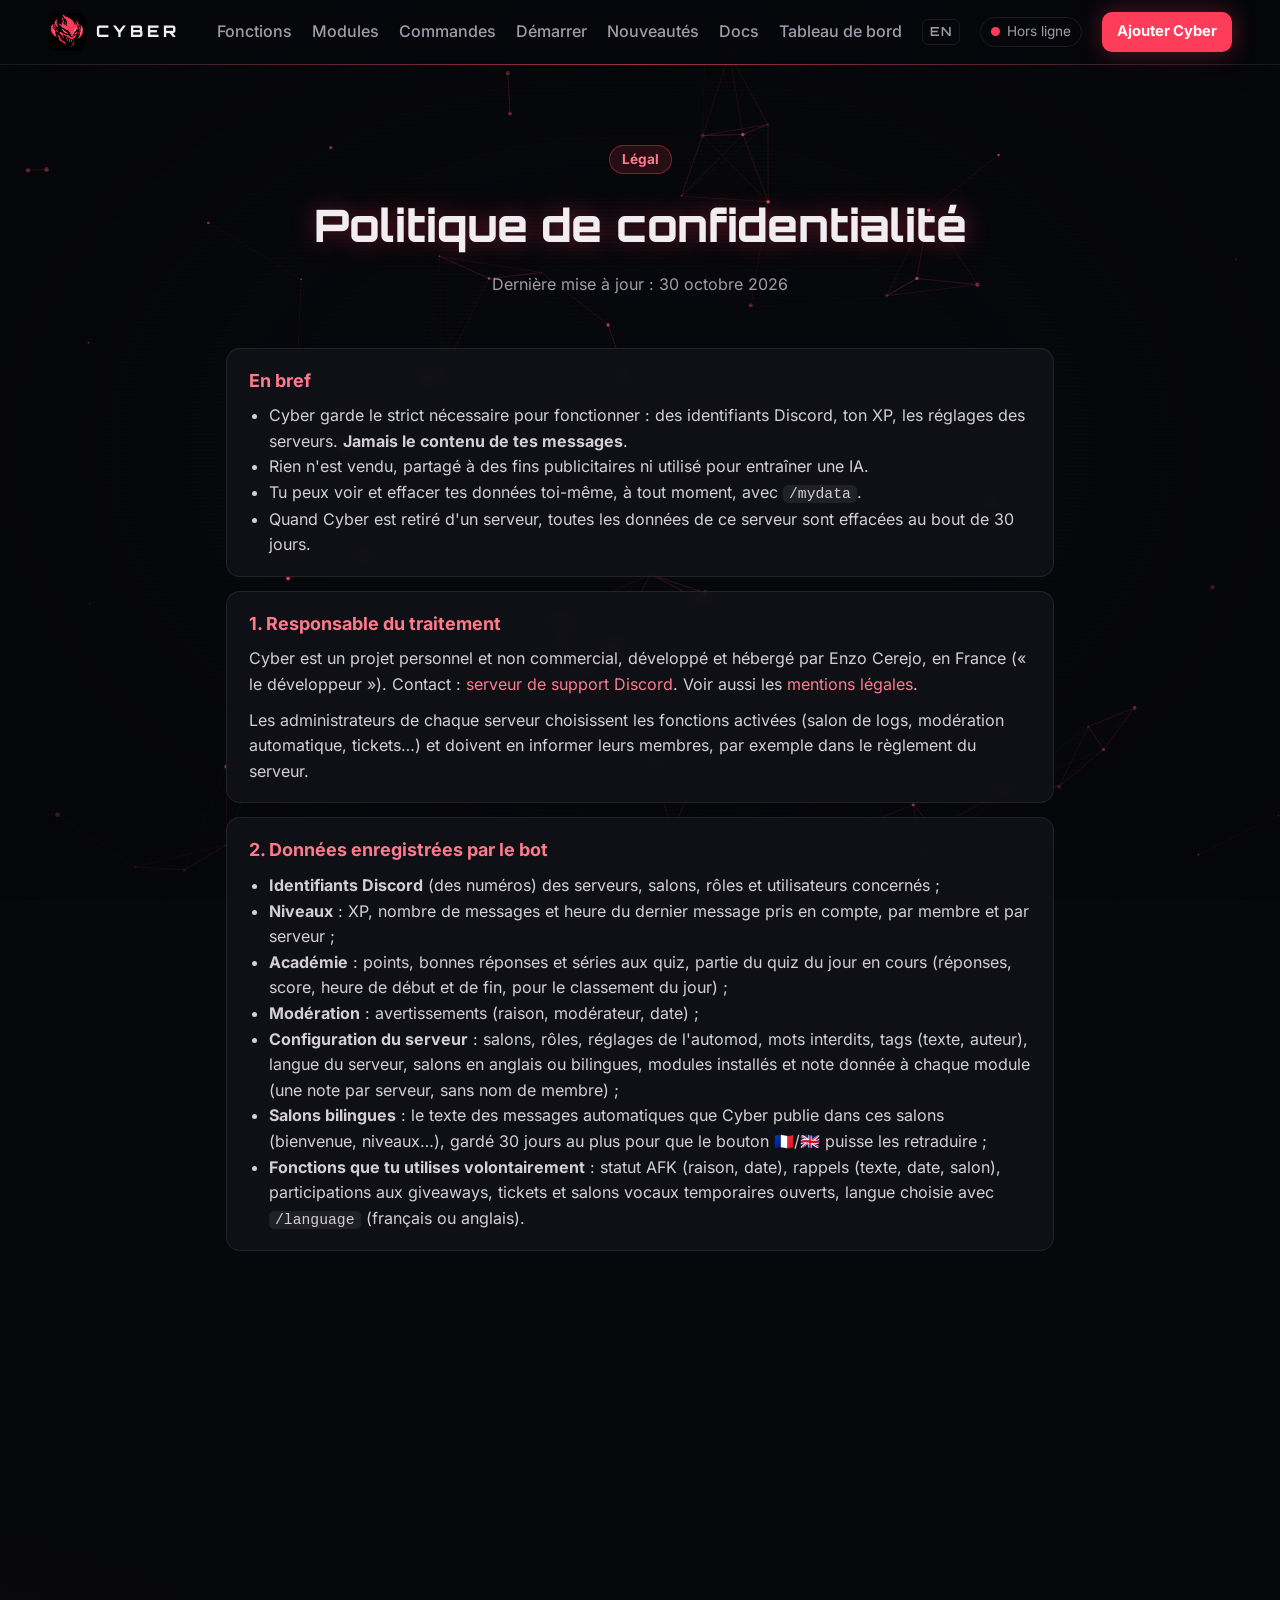
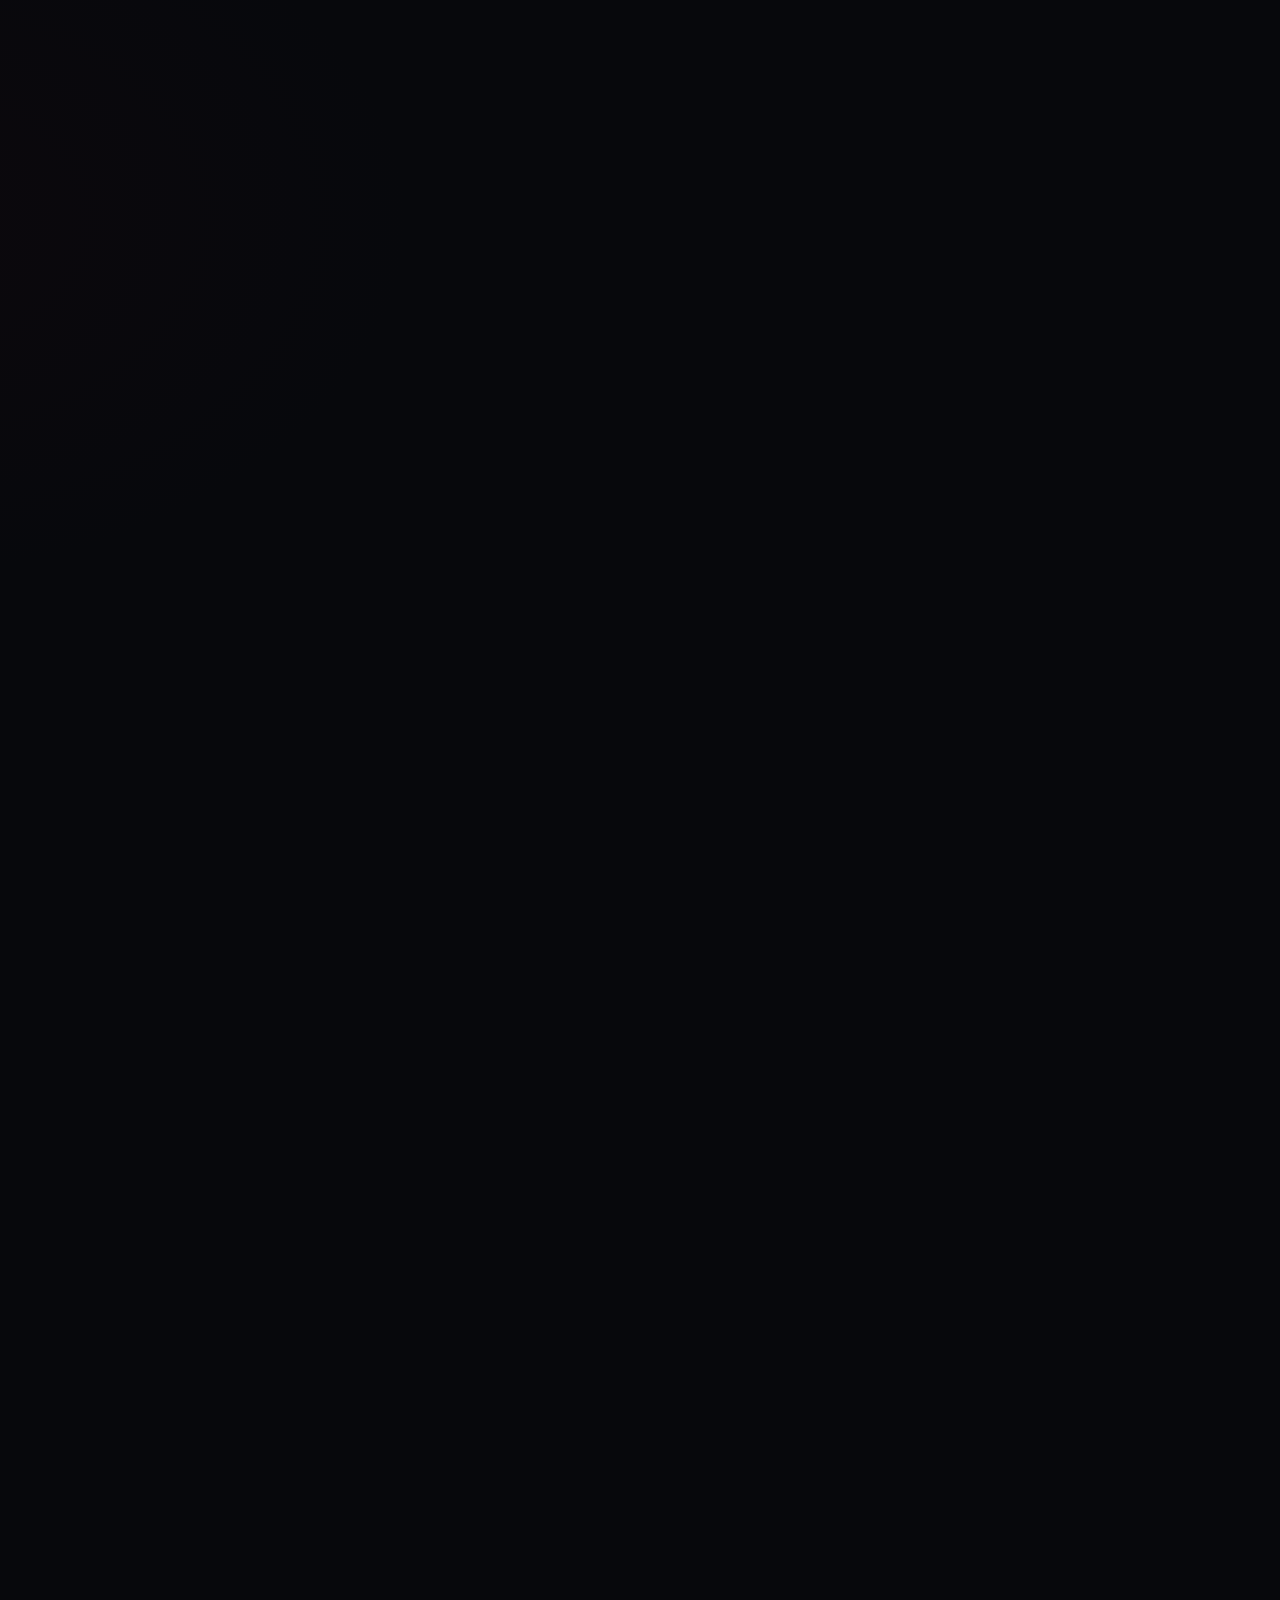
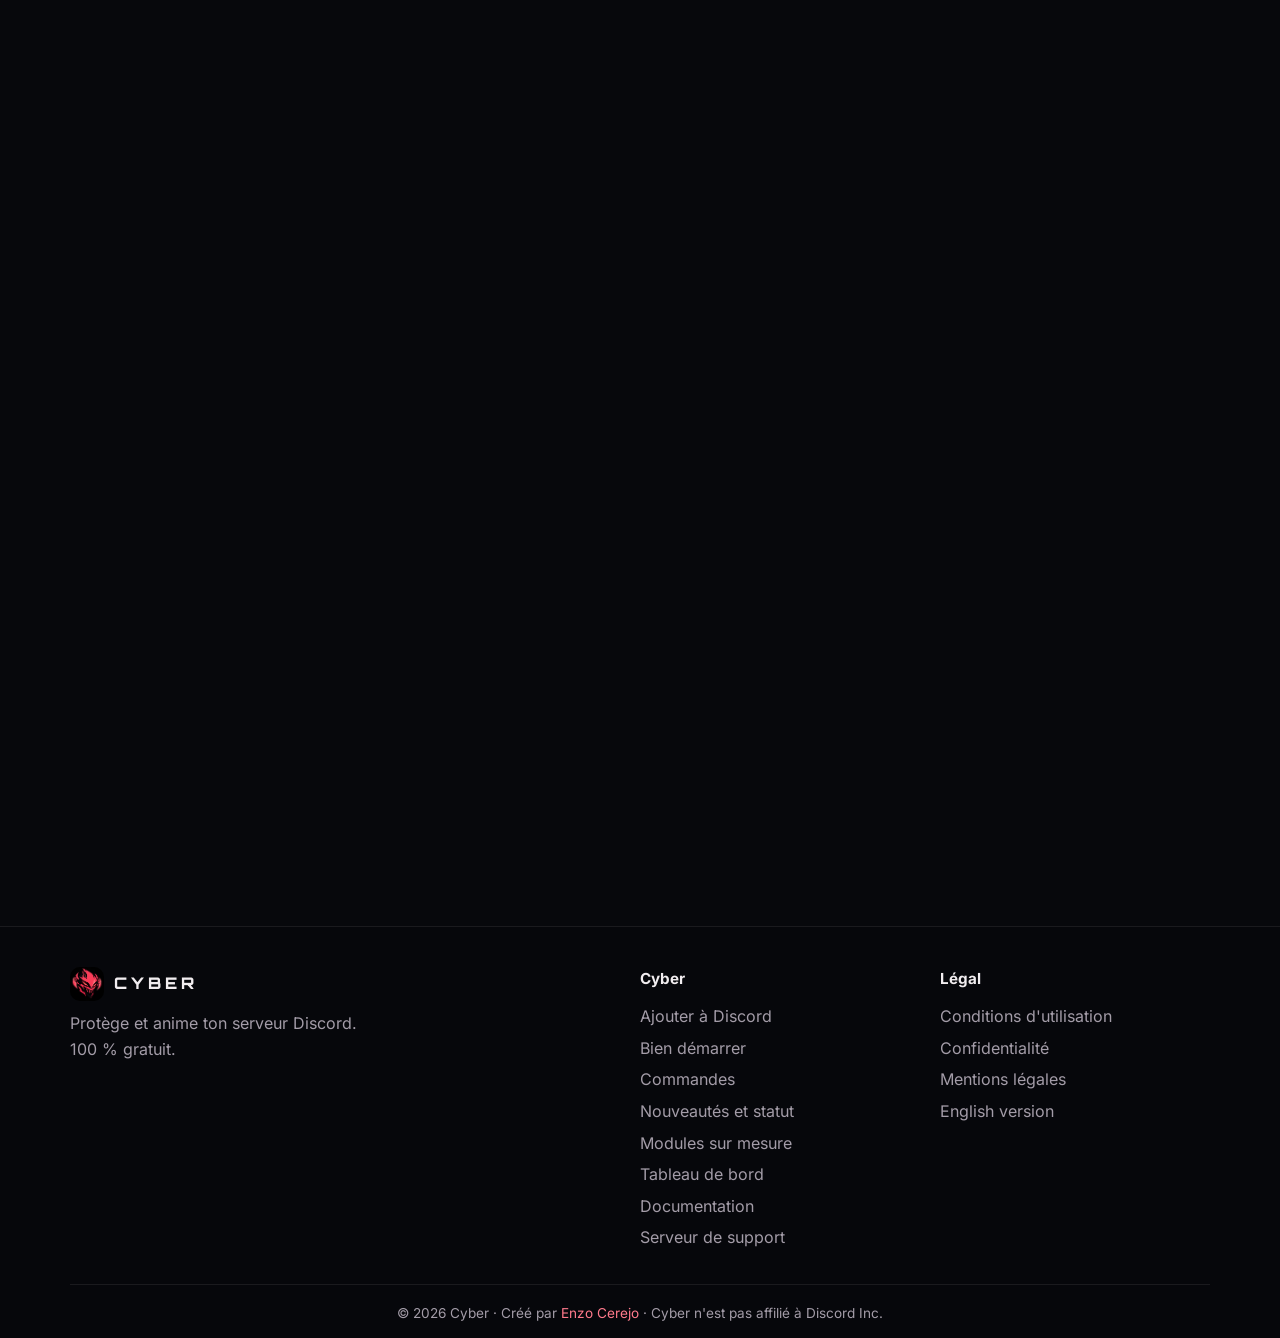
<file: confidentialite.html>
<!doctype html>
<html lang="fr">
<head>
  <meta charset="utf-8">
  <meta name="viewport" content="width=device-width, initial-scale=1">
  <meta http-equiv="Content-Security-Policy" content="default-src 'self'; img-src 'self' data:; font-src 'self'; style-src 'self'; script-src 'self'; connect-src https://discord.com https://panel.cyberbot.fr; base-uri 'self'; form-action 'none'">
  <meta name="referrer" content="strict-origin-when-cross-origin">
  <title>Politique de confidentialité · Cyber</title>
  <meta name="description" content="Comment Cyber traite les données personnelles.">
  <meta name="theme-color" content="#ff3d5a">
  <link rel="canonical" href="https://cyberbot.fr/confidentialite">
  <meta property="og:type" content="website">
  <meta property="og:site_name" content="Cyber">
  <meta property="og:locale" content="fr_FR">
  <meta property="og:url" content="https://cyberbot.fr/confidentialite">
  <meta property="og:title" content="Politique de confidentialité · Cyber">
  <meta property="og:description" content="Comment Cyber traite les données personnelles.">
  <meta property="og:image" content="https://cyberbot.fr/assets/og-image.jpg">
  <meta property="og:image:width" content="1200">
  <meta property="og:image:height" content="630">
  <meta property="og:image:alt" content="Cyber, bot Discord">
  <meta name="twitter:card" content="summary_large_image">
  <link rel="icon" type="image/png" href="assets/favicon.png">
  <link rel="apple-touch-icon" href="assets/apple-touch-icon.png">
  <link rel="manifest" href="manifest.webmanifest">
  <link rel="preload" href="assets/polices/orbitron-latin-800-normal.woff2" as="font" type="font/woff2" crossorigin>
  <link rel="stylesheet" href="style.css?v=7a0ddb4d">
</head>
<body>
  <a class="skip" href="#contenu">Aller au contenu</a>
  <canvas id="reseau" aria-hidden="true"></canvas>
  <div class="vignette" aria-hidden="true"></div>

  <header class="nav">
    <a class="brand" href="./"><img src="assets/logo.webp" alt="" width="38" height="38"><span>CYBER</span></a>
    <button class="menu-btn" aria-label="Ouvrir le menu" aria-expanded="false">☰</button>
    <nav class="links" aria-label="Navigation principale">
      <a href="./#fonctions">Fonctions</a>
      <a href="./#modules">Modules</a>
      <a href="./#commandes">Commandes</a>
      <a href="demarrer">Démarrer</a>
      <a href="nouveautes">Nouveautés</a>
      <a href="docs/">Docs</a>
      <a href="panel/">Tableau de bord</a>
      <a class="lang" href="en" hreflang="en" lang="en" title="English version">EN</a>
      <span class="pill" data-statut title="Statut de Cyber"><span class="dot-status"></span><span class="pill-txt">Statut</span></span>
      <a class="btn small" href="https://discord.com/oauth2/authorize?client_id=1563977964616421376&amp;permissions=282884146850902&amp;scope=bot+applications.commands" target="_blank" rel="noopener">Ajouter Cyber</a>
    </nav>
  </header>

  <main id="contenu">
    <section class="page-hero">
      <span class="badge">Légal</span>
      <h1>Politique de confidentialité</h1>
      <p class="lead">Dernière mise à jour : 30 octobre 2026</p>
    </section>

    <section class="section narrow legal">
      <article>
        <h2>En bref</h2>
        <ul>
          <li>Cyber garde le strict nécessaire pour fonctionner : des identifiants Discord, ton XP, les réglages des serveurs. <strong>Jamais le contenu de tes messages</strong>.</li>
          <li>Rien n'est vendu, partagé à des fins publicitaires ni utilisé pour entraîner une IA.</li>
          <li>Tu peux voir et effacer tes données toi-même, à tout moment, avec <code>/mydata</code>.</li>
          <li>Quand Cyber est retiré d'un serveur, toutes les données de ce serveur sont effacées au bout de 30 jours.</li>
        </ul>
      </article>

      <article>
        <h2>1. Responsable du traitement</h2>
        <p>Cyber est un projet personnel et non commercial, développé et hébergé par Enzo Cerejo, en France (« le développeur »). Contact : <a href="https://discord.gg/erqHM5s8Vz" target="_blank" rel="noopener">serveur de support Discord</a>. Voir aussi les <a href="mentions-legales">mentions légales</a>.</p>
        <p>Les administrateurs de chaque serveur choisissent les fonctions activées (salon de logs, modération automatique, tickets…) et doivent en informer leurs membres, par exemple dans le règlement du serveur.</p>
      </article>

      <article>
        <h2>2. Données enregistrées par le bot</h2>
        <ul>
          <li><strong>Identifiants Discord</strong> (des numéros) des serveurs, salons, rôles et utilisateurs concernés ;</li>
          <li><strong>Niveaux</strong> : XP, nombre de messages et heure du dernier message pris en compte, par membre et par serveur ;</li>
          <li><strong>Académie</strong> : points, bonnes réponses et séries aux quiz, partie du quiz du jour en cours (réponses, score, heure de début et de fin, pour le classement du jour) ;</li>
          <li><strong>Modération</strong> : avertissements (raison, modérateur, date) ;</li>
          <li><strong>Configuration du serveur</strong> : salons, rôles, réglages de l'automod, mots interdits, tags (texte, auteur), langue du serveur, salons en anglais ou bilingues, modules installés et note donnée à chaque module (une note par serveur, sans nom de membre) ;</li>
          <li><strong>Salons bilingues</strong> : le texte des messages automatiques que Cyber publie dans ces salons (bienvenue, niveaux…), gardé 30 jours au plus pour que le bouton 🇫🇷/🇬🇧 puisse les retraduire ;</li>
          <li><strong>Fonctions que tu utilises volontairement</strong> : statut AFK (raison, date), rappels (texte, date, salon), participations aux giveaways, tickets et salons vocaux temporaires ouverts, langue choisie avec <code>/language</code> (français ou anglais).</li>
        </ul>
      </article>

      <article>
        <h2>3. Contenu des messages</h2>
        <p>Cyber lit les messages des serveurs où il est installé (autorisation « Message Content » de Discord) uniquement pour la modération automatique (liens, mots interdits, spam, majuscules) et pour attribuer de l'XP. Ce contenu n'est <strong>jamais enregistré</strong> par Cyber.</p>
        <p>Si un administrateur a configuré un salon de logs, le contenu des messages supprimés ou modifiés y est publié, et la transcription d'un ticket y est envoyée à sa fermeture : ces messages restent alors sur Discord, sous le contrôle des administrateurs du serveur. Le dernier message supprimé de chaque salon est gardé en mémoire vive pour la commande <code>/snipe</code> et disparaît au redémarrage du bot.</p>
      </article>

      <article>
        <h2>4. Assistant IA (<code>/ai</code>)</h2>
        <p>Quand tu utilises <code>/ai</code>, seul le texte de ta question est envoyé à l'API d'<a href="https://www.anthropic.com/legal/privacy" target="_blank" rel="noopener">Anthropic</a> (États-Unis), qui génère la réponse. Ni ton pseudo ni ton identifiant ne sont transmis. La question et la réponse sont publiées dans le salon. Cyber ne les enregistre pas ; il garde seulement en mémoire vive l'heure de tes questions pour appliquer les limites (5 par heure), pendant 24 heures au plus.</p>
        <p>Anthropic n'utilise pas ces échanges pour entraîner ses modèles et les supprime sous 30 jours, sauf s'ils enfreignent sa politique d'utilisation (jusqu'à 2 ans). <strong>N'écris pas d'informations personnelles dans tes questions.</strong> Les réponses sont générées automatiquement et peuvent contenir des erreurs.</p>
      </article>

      <article>
        <h2>5. Tableau de bord</h2>
        <p>La connexion se fait avec Discord (OAuth2), avec les seules autorisations « identify » et « guilds ». Cyber reçoit ton identifiant, ton pseudo, ton avatar et la liste de tes serveurs, uniquement pour afficher ceux que tu peux gérer. Ces informations sont gardées le temps de ta session (7 jours au maximum), pour que tu restes connecté même si Cyber redémarre, puis effacées. Le cookie de connexion n'est enregistré que sous forme d'empreinte (illisible) et aucun jeton Discord n'est conservé. Tu peux te déconnecter à tout moment, et <code>/mydata clear</code> ferme aussi tes sessions. Un seul cookie technique, indispensable à la connexion, est utilisé : il n'y a ni cookie publicitaire ni mesure d'audience, donc pas de bandeau cookies.</p>
        <p>Le tableau de bord en ligne passe par un tunnel <a href="https://www.cloudflare.com/fr-fr/privacypolicy/" target="_blank" rel="noopener">Cloudflare</a>, qui traite les données techniques de connexion (adresse IP) pour l'acheminement et la sécurité.</p>
      </article>

      <article>
        <h2>6. Ce site</h2>
        <p>Ce site est hébergé par GitHub Pages (GitHub, Inc.), qui peut enregistrer des données techniques de connexion (comme l'adresse IP) pour des raisons de sécurité. Les polices sont hébergées sur le site lui-même : aucune donnée n'est envoyée à un service de polices, de publicité ou de statistiques. L'indicateur de statut interroge le tableau de bord de Cyber (panel.cyberbot.fr/statut), qui répond seulement si le bot est en ligne et combien de serveurs et de membres il compte au total : aucune donnée personnelle n'est envoyée ni reçue.</p>
      </article>

      <article>
        <h2>7. Pourquoi (bases légales)</h2>
        <ul>
          <li><strong>Fournir le service que tu utilises</strong> (rappels, AFK, quiz, <code>/ai</code>, tableau de bord) : exécution du service demandé (art. 6.1.b du RGPD) ;</li>
          <li><strong>Faire fonctionner les serveurs</strong> (niveaux, modération, logs, sécurité anti-raid) : intérêt légitime des administrateurs et du développeur à proposer une communauté sûre et animée (art. 6.1.f du RGPD).</li>
        </ul>
        <p>Les données servent uniquement au fonctionnement de Cyber. Elles ne sont ni vendues, ni louées, ni transmises à des courtiers en données ou des régies publicitaires, ni utilisées pour du profilage ou pour entraîner un modèle d'IA.</p>
      </article>

      <article>
        <h2>8. Qui reçoit les données</h2>
        <ul>
          <li><a href="https://discord.com/privacy" target="_blank" rel="noopener">Discord</a>, la plateforme sur laquelle fonctionne Cyber ;</li>
          <li>Anthropic, seulement pour les questions posées à <code>/ai</code> ;</li>
          <li>Cloudflare et GitHub, pour l'acheminement du tableau de bord et l'hébergement de ce site.</li>
        </ul>
        <p>Ces prestataires sont situés aux États-Unis. Les transferts hors de l'Union européenne sont encadrés par les garanties prévues par le RGPD (clauses contractuelles types de la Commission européenne ou Data Privacy Framework UE–États-Unis).</p>
      </article>

      <article>
        <h2>9. Stockage, sécurité et durée de conservation</h2>
        <p>Les données du bot sont stockées sur une machine personnelle du développeur, en France, accessible à lui seul. Le tableau de bord n'est jamais exposé sans chiffrement (HTTPS) et vérifie en direct que tu as la permission « Gérer le serveur ».</p>
        <ul>
          <li><strong>Configuration, niveaux, scores, avertissements, tags</strong> : tant que Cyber est sur le serveur. Effacés automatiquement <strong>30 jours après le retrait</strong> du bot (délai qui permet de le réinviter sans tout perdre) ;</li>
          <li><strong>Statut AFK</strong> : jusqu'à ton prochain message ;</li>
          <li><strong>Langue choisie</strong> : jusqu'à ce que tu la changes (<code>/language choice:serveur</code>) ou utilises <code>/mydata clear</code> ;</li>
          <li><strong>Rappels</strong> : jusqu'à leur envoi ;</li>
          <li><strong>Messages des salons bilingues</strong> : 30 jours au plus (200 messages par serveur au maximum) ;</li>
          <li><strong>Giveaways</strong> : 30 jours après leur fin (réglable par le serveur de 1 à 365 jours) ;</li>
          <li><strong>Tickets et vocaux temporaires</strong> : jusqu'à leur fermeture ;</li>
          <li><strong>Sauvegardes de sécurité</strong> : une copie par jour, conservée <strong>7 jours</strong> puis supprimée. Une donnée effacée disparaît donc aussi des sauvegardes sous 7 jours.</li>
        </ul>
      </article>

      <article>
        <h2>10. Tes droits</h2>
        <p>Conformément au RGPD, tu peux accéder à tes données, les faire rectifier ou effacer, t'opposer à leur traitement, en demander la limitation ou les récupérer dans un format lisible.</p>
        <ul>
          <li><code>/mydata show</code> : reçois en privé un fichier avec tout ce que Cyber garde sur toi ;</li>
          <li><code>/mydata clear</code> : efface immédiatement tes niveaux, scores, statut AFK, rappels, langue choisie et participations aux giveaways, sur tous les serveurs ;</li>
          <li>les avertissements relèvent des modérateurs de chaque serveur (<code>/warn clear</code>) ; les administrateurs peuvent aussi remettre l'XP à zéro (<code>/xp reset</code>) ou effacer toutes les données d'un serveur en retirant Cyber ;</li>
          <li>pour toute autre demande, contacte le développeur sur le <a href="https://discord.gg/erqHM5s8Vz" target="_blank" rel="noopener">serveur de support</a> avec ton identifiant Discord. Une réponse t'est apportée sous un mois au plus.</li>
        </ul>
        <p>Si tu estimes que tes droits ne sont pas respectés, tu peux adresser une réclamation à la <a href="https://www.cnil.fr/fr/plaintes" target="_blank" rel="noopener">CNIL</a>.</p>
      </article>

      <article>
        <h2>11. Âge minimum</h2>
        <p>Cyber s'adresse aux personnes qui ont l'âge requis pour utiliser Discord dans leur pays (13 ans au minimum). Il ne contient aucun contenu réservé aux adultes.</p>
      </article>

      <article>
        <h2>12. Modifications</h2>
        <p>Cette politique peut évoluer ; la date en haut de page indique la dernière version. En cas de changement important, il sera annoncé sur le serveur de support et sur la page <a href="nouveautes">Nouveautés</a>.</p>
      </article>
    </section>
  </main>


  <footer class="footer">
    <div class="foot-grid">
      <div class="foot-brand">
        <a class="brand" href="./"><img src="assets/logo.webp" alt="" width="34" height="34" loading="lazy"><span>CYBER</span></a>
        <p>Protège et anime ton serveur Discord. 100 % gratuit.</p>
      </div>
      <div>
        <h3>Cyber</h3>
        <a href="https://discord.com/oauth2/authorize?client_id=1563977964616421376&amp;permissions=282884146850902&amp;scope=bot+applications.commands" target="_blank" rel="noopener">Ajouter à Discord</a>
        <a href="demarrer">Bien démarrer</a>
        <a href="./#commandes">Commandes</a>
        <a href="nouveautes">Nouveautés et statut</a>
        <a href="modules">Modules sur mesure</a>
        <a href="panel/">Tableau de bord</a>
        <a href="docs/">Documentation</a>
        <a href="https://discord.gg/erqHM5s8Vz" target="_blank" rel="noopener">Serveur de support</a>
      </div>
      <div>
        <h3>Légal</h3>
        <a href="conditions">Conditions d'utilisation</a>
        <a href="confidentialite">Confidentialité</a>
        <a href="mentions-legales">Mentions légales</a>
        <a href="en" hreflang="en" lang="en">English version</a>
      </div>
    </div>
    <p class="foot-bottom">© <span data-annee>2026</span> Cyber · Créé par <a href="https://enzocerejo.fr" target="_blank" rel="noopener">Enzo Cerejo</a> · Cyber n'est pas affilié à Discord Inc.</p>
  </footer>

  <script src="config.js?v=a596832e"></script>
  <script src="script.js?v=2cd94e53"></script>
</body>
</html>
</file>
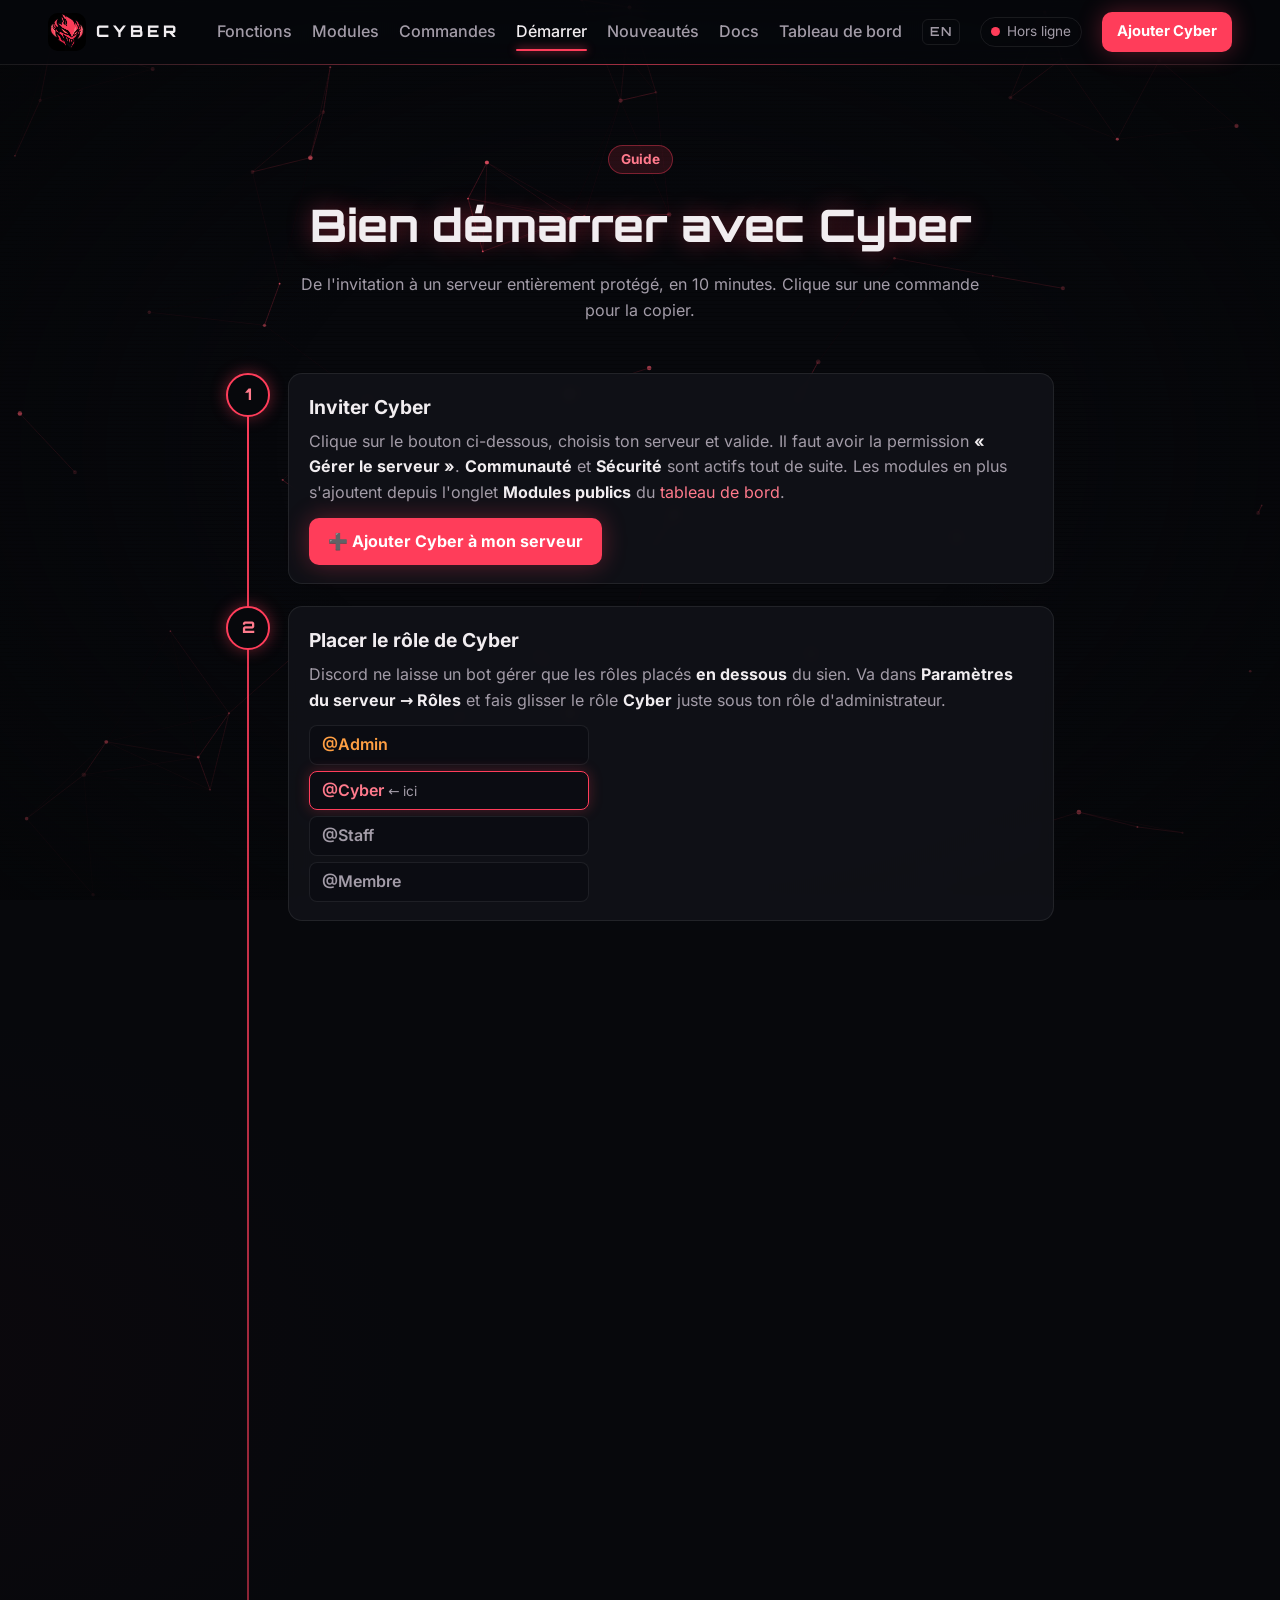
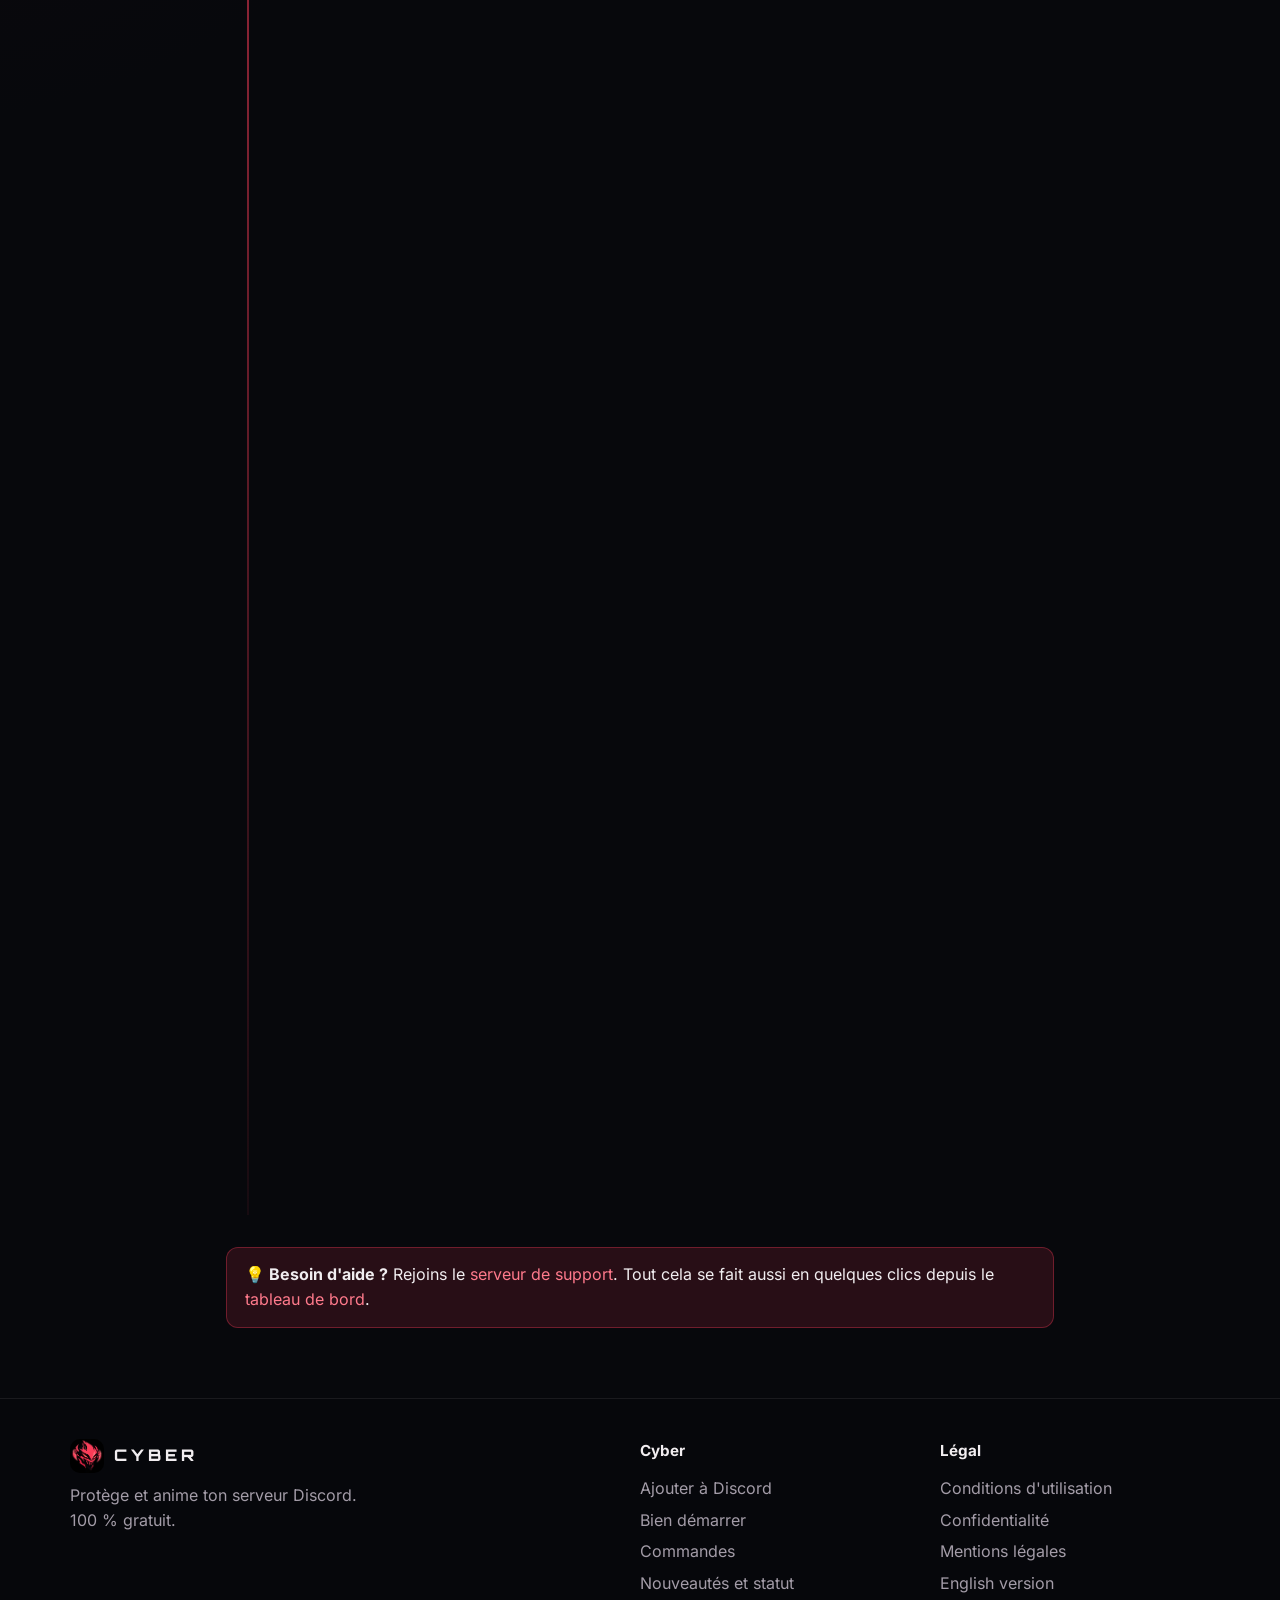
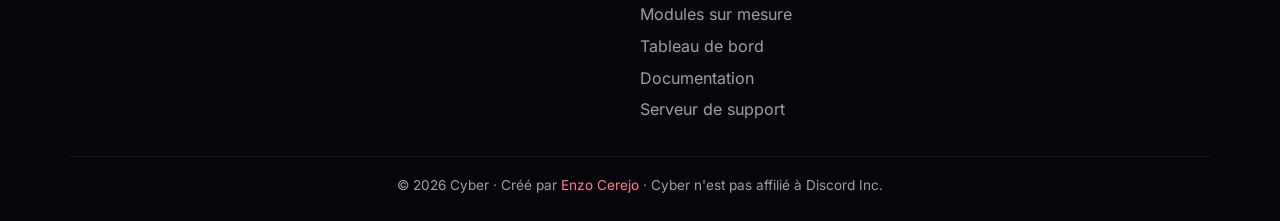
<file: demarrer.html>
<!doctype html>
<html lang="fr">
<head>
  <meta charset="utf-8">
  <meta name="viewport" content="width=device-width, initial-scale=1">
  <meta http-equiv="Content-Security-Policy" content="default-src 'self'; img-src 'self' data:; font-src 'self'; style-src 'self'; script-src 'self'; connect-src https://discord.com https://panel.cyberbot.fr; base-uri 'self'; form-action 'none'">
  <meta name="referrer" content="strict-origin-when-cross-origin">
  <title>Bien démarrer · Cyber</title>
  <meta name="description" content="Guide pas à pas pour installer et configurer Cyber sur ton serveur Discord.">
  <meta name="theme-color" content="#ff3d5a">
  <link rel="canonical" href="https://cyberbot.fr/demarrer">
  <meta property="og:type" content="website">
  <meta property="og:site_name" content="Cyber">
  <meta property="og:locale" content="fr_FR">
  <meta property="og:url" content="https://cyberbot.fr/demarrer">
  <meta property="og:title" content="Bien démarrer · Cyber">
  <meta property="og:description" content="Guide pas à pas pour installer et configurer Cyber sur ton serveur Discord.">
  <meta property="og:image" content="https://cyberbot.fr/assets/og-image.jpg">
  <meta property="og:image:width" content="1200">
  <meta property="og:image:height" content="630">
  <meta property="og:image:alt" content="Cyber, bot Discord">
  <meta name="twitter:card" content="summary_large_image">
  <link rel="icon" type="image/png" href="assets/favicon.png">
  <link rel="apple-touch-icon" href="assets/apple-touch-icon.png">
  <link rel="manifest" href="manifest.webmanifest">
  <link rel="preload" href="assets/polices/orbitron-latin-800-normal.woff2" as="font" type="font/woff2" crossorigin>
  <link rel="stylesheet" href="style.css?v=7a0ddb4d">
</head>
<body>
  <a class="skip" href="#contenu">Aller au contenu</a>
  <canvas id="reseau" aria-hidden="true"></canvas>
  <div class="vignette" aria-hidden="true"></div>

  <header class="nav">
    <a class="brand" href="./"><img src="assets/logo.webp" alt="" width="38" height="38"><span>CYBER</span></a>
    <button class="menu-btn" aria-label="Ouvrir le menu" aria-expanded="false">☰</button>
    <nav class="links" aria-label="Navigation principale">
      <a href="./#fonctions">Fonctions</a>
      <a href="./#modules">Modules</a>
      <a href="./#commandes">Commandes</a>
      <a href="demarrer" aria-current="page">Démarrer</a>
      <a href="nouveautes">Nouveautés</a>
      <a href="docs/">Docs</a>
      <a href="panel/">Tableau de bord</a>
      <a class="lang" href="en" hreflang="en" lang="en" title="English version">EN</a>
      <span class="pill" data-statut title="Statut de Cyber"><span class="dot-status"></span><span class="pill-txt">Statut</span></span>
      <a class="btn small" href="https://discord.com/oauth2/authorize?client_id=1563977964616421376&amp;permissions=282884146850902&amp;scope=bot+applications.commands" target="_blank" rel="noopener">Ajouter Cyber</a>
    </nav>
  </header>

  <main id="contenu">
    <section class="page-hero">
      <span class="badge">Guide</span>
      <h1>Bien démarrer avec Cyber</h1>
      <p class="lead">De l'invitation à un serveur entièrement protégé, en 10 minutes. Clique sur une commande pour la copier.</p>
    </section>

    <section class="section narrow">
      <ol class="steps">
        <li class="step">
          <div class="step-num">1</div>
          <div class="step-body">
            <h2>Inviter Cyber</h2>
            <p>Clique sur le bouton ci-dessous, choisis ton serveur et valide. Il faut avoir la permission <b>« Gérer le serveur »</b>. <b>Communauté</b> et <b>Sécurité</b> sont actifs tout de suite. Les modules en plus s'ajoutent depuis l'onglet <b>Modules publics</b> du <a href="panel/">tableau de bord</a>.</p>
            <a class="btn" href="https://discord.com/oauth2/authorize?client_id=1563977964616421376&amp;permissions=282884146850902&amp;scope=bot+applications.commands" target="_blank" rel="noopener">➕ Ajouter Cyber à mon serveur</a>
          </div>
        </li>

        <li class="step">
          <div class="step-num">2</div>
          <div class="step-body">
            <h2>Placer le rôle de Cyber</h2>
            <p>Discord ne laisse un bot gérer que les rôles placés <b>en dessous</b> du sien. Va dans <b>Paramètres du serveur → Rôles</b> et fais glisser le rôle <b>Cyber</b> juste sous ton rôle d'administrateur.</p>
            <div class="mock-roles" aria-hidden="true">
              <span class="r r-admin">@Admin</span>
              <span class="r r-cyber">@Cyber <em>← ici</em></span>
              <span class="r">@Staff</span>
              <span class="r">@Membre</span>
            </div>
          </div>
        </li>

        <li class="step">
          <div class="step-num">3</div>
          <div class="step-body">
            <h2>Activer les logs</h2>
            <p>Crée un salon privé <b>#logs</b> pour le staff. Cyber y enverra les sanctions, les messages supprimés ou modifiés, l'automod et les tickets fermés.</p>
            <button class="cmd-copy" data-copy="/config logs channel:#logs"><code>/config logs channel:#logs</code></button>
          </div>
        </li>

        <li class="step">
          <div class="step-num">4</div>
          <div class="step-body">
            <h2>Accueillir les nouveaux</h2>
            <p>Un message de bienvenue et un rôle donné automatiquement à l'arrivée. Variables disponibles : <code>{membre}</code> <code>{nom}</code> <code>{serveur}</code> <code>{nombre}</code>.</p>
            <button class="cmd-copy" data-copy="/config welcome channel:#bienvenue message:Bienvenue {membre} sur {serveur} !"><code>/config welcome channel:#bienvenue message:Bienvenue {membre} sur {serveur} !</code></button>
            <button class="cmd-copy" data-copy="/config autorole role:@Membre"><code>/config autorole role:@Membre</code></button>
            <div class="discord-msg" aria-hidden="true">
              <img src="assets/logo.webp" alt="" width="40" height="40">
              <div>
                <div class="dm-head"><b>Cyber</b><span class="bot-tag">APP</span><span class="dm-time">Aujourd'hui à 14:02</span></div>
                <div class="dm-embed">
                  <b>👋 Nouveau membre</b>
                  <p>Bienvenue <span class="mention">@Enzo</span> sur <b>Mon serveur</b> ! Tu es notre 42ᵉ membre 🎉</p>
                </div>
              </div>
            </div>
          </div>
        </li>

        <li class="step">
          <div class="step-num">5</div>
          <div class="step-body">
            <h2>Protéger le serveur</h2>
            <p>Active la modération automatique, puis publie le panneau de vérification dans un salon comme <b>#vérification</b>. Les comptes de moins de 24 h seront bloqués.</p>
            <button class="cmd-copy" data-copy="/automod enable state:True"><code>/automod enable state:True</code></button>
            <button class="cmd-copy" data-copy="/automod word action:ajouter word:"><code>/automod word action:ajouter word:…</code></button>
            <button class="cmd-copy" data-copy="/verification role:@Membre"><code>/verification role:@Membre</code></button>
          </div>
        </li>

        <li class="step">
          <div class="step-num">6</div>
          <div class="step-body">
            <h2>Ouvrir le support</h2>
            <p>Dans un salon <b>#support</b>, publie le bouton « Ouvrir un ticket ». Chaque ticket est un salon privé entre le membre et ton équipe.</p>
            <button class="cmd-copy" data-copy="/ticket panel staff:@Staff"><code>/ticket panel staff:@Staff</code></button>
          </div>
        </li>

        <li class="step">
          <div class="step-num">7</div>
          <div class="step-body">
            <h2>Niveaux et récompenses</h2>
            <p>Les membres gagnent de l'XP en discutant. Choisis où annoncer les passages de niveau et quels rôles offrir.</p>
            <button class="cmd-copy" data-copy="/config levels enabled:True channel:#niveaux"><code>/config levels enabled:True channel:#niveaux</code></button>
            <button class="cmd-copy" data-copy="/reward add level:5 role:@Actif"><code>/reward add level:5 role:@Actif</code></button>
          </div>
        </li>

        <li class="step">
          <div class="step-num">8</div>
          <div class="step-body">
            <h2>Les petits plus</h2>
            <p>Salons vocaux temporaires, rôles à choisir avec des boutons et salon de suggestions.</p>
            <button class="cmd-copy" data-copy="/config voice channel:➕ Créer un vocal"><code>/config voice channel:➕ Créer un vocal</code></button>
            <button class="cmd-copy" data-copy="/rolepanel title:Choisis tes rôles role1:@Gamer"><code>/rolepanel title:Choisis tes rôles role1:@Gamer</code></button>
            <button class="cmd-copy" data-copy="/config suggestions channel:#suggestions"><code>/config suggestions channel:#suggestions</code></button>
          </div>
        </li>

        <li class="step">
          <div class="step-num">✓</div>
          <div class="step-body">
            <h2>Vérifier</h2>
            <p>Affiche toute ta configuration, puis découvre toutes les commandes avec <code>/help</code>.</p>
            <button class="cmd-copy" data-copy="/config show"><code>/config show</code></button>
            <button class="cmd-copy" data-copy="/help"><code>/help</code></button>
          </div>
        </li>
      </ol>

      <div class="note">
        <b>💡 Besoin d'aide ?</b> Rejoins le <a href="https://discord.gg/erqHM5s8Vz" target="_blank" rel="noopener">serveur de support</a>. Tout cela se fait aussi en quelques clics depuis le <a href="panel/">tableau de bord</a>.
      </div>
    </section>
  </main>


  <footer class="footer">
    <div class="foot-grid">
      <div class="foot-brand">
        <a class="brand" href="./"><img src="assets/logo.webp" alt="" width="34" height="34" loading="lazy"><span>CYBER</span></a>
        <p>Protège et anime ton serveur Discord. 100 % gratuit.</p>
      </div>
      <div>
        <h3>Cyber</h3>
        <a href="https://discord.com/oauth2/authorize?client_id=1563977964616421376&amp;permissions=282884146850902&amp;scope=bot+applications.commands" target="_blank" rel="noopener">Ajouter à Discord</a>
        <a href="demarrer">Bien démarrer</a>
        <a href="./#commandes">Commandes</a>
        <a href="nouveautes">Nouveautés et statut</a>
        <a href="modules">Modules sur mesure</a>
        <a href="panel/">Tableau de bord</a>
        <a href="docs/">Documentation</a>
        <a href="https://discord.gg/erqHM5s8Vz" target="_blank" rel="noopener">Serveur de support</a>
      </div>
      <div>
        <h3>Légal</h3>
        <a href="conditions">Conditions d'utilisation</a>
        <a href="confidentialite">Confidentialité</a>
        <a href="mentions-legales">Mentions légales</a>
        <a href="en" hreflang="en" lang="en">English version</a>
      </div>
    </div>
    <p class="foot-bottom">© <span data-annee>2026</span> Cyber · Créé par <a href="https://enzocerejo.fr" target="_blank" rel="noopener">Enzo Cerejo</a> · Cyber n'est pas affilié à Discord Inc.</p>
  </footer>

  <script src="config.js?v=a596832e"></script>
  <script src="script.js?v=2cd94e53"></script>
</body>
</html>
</file>
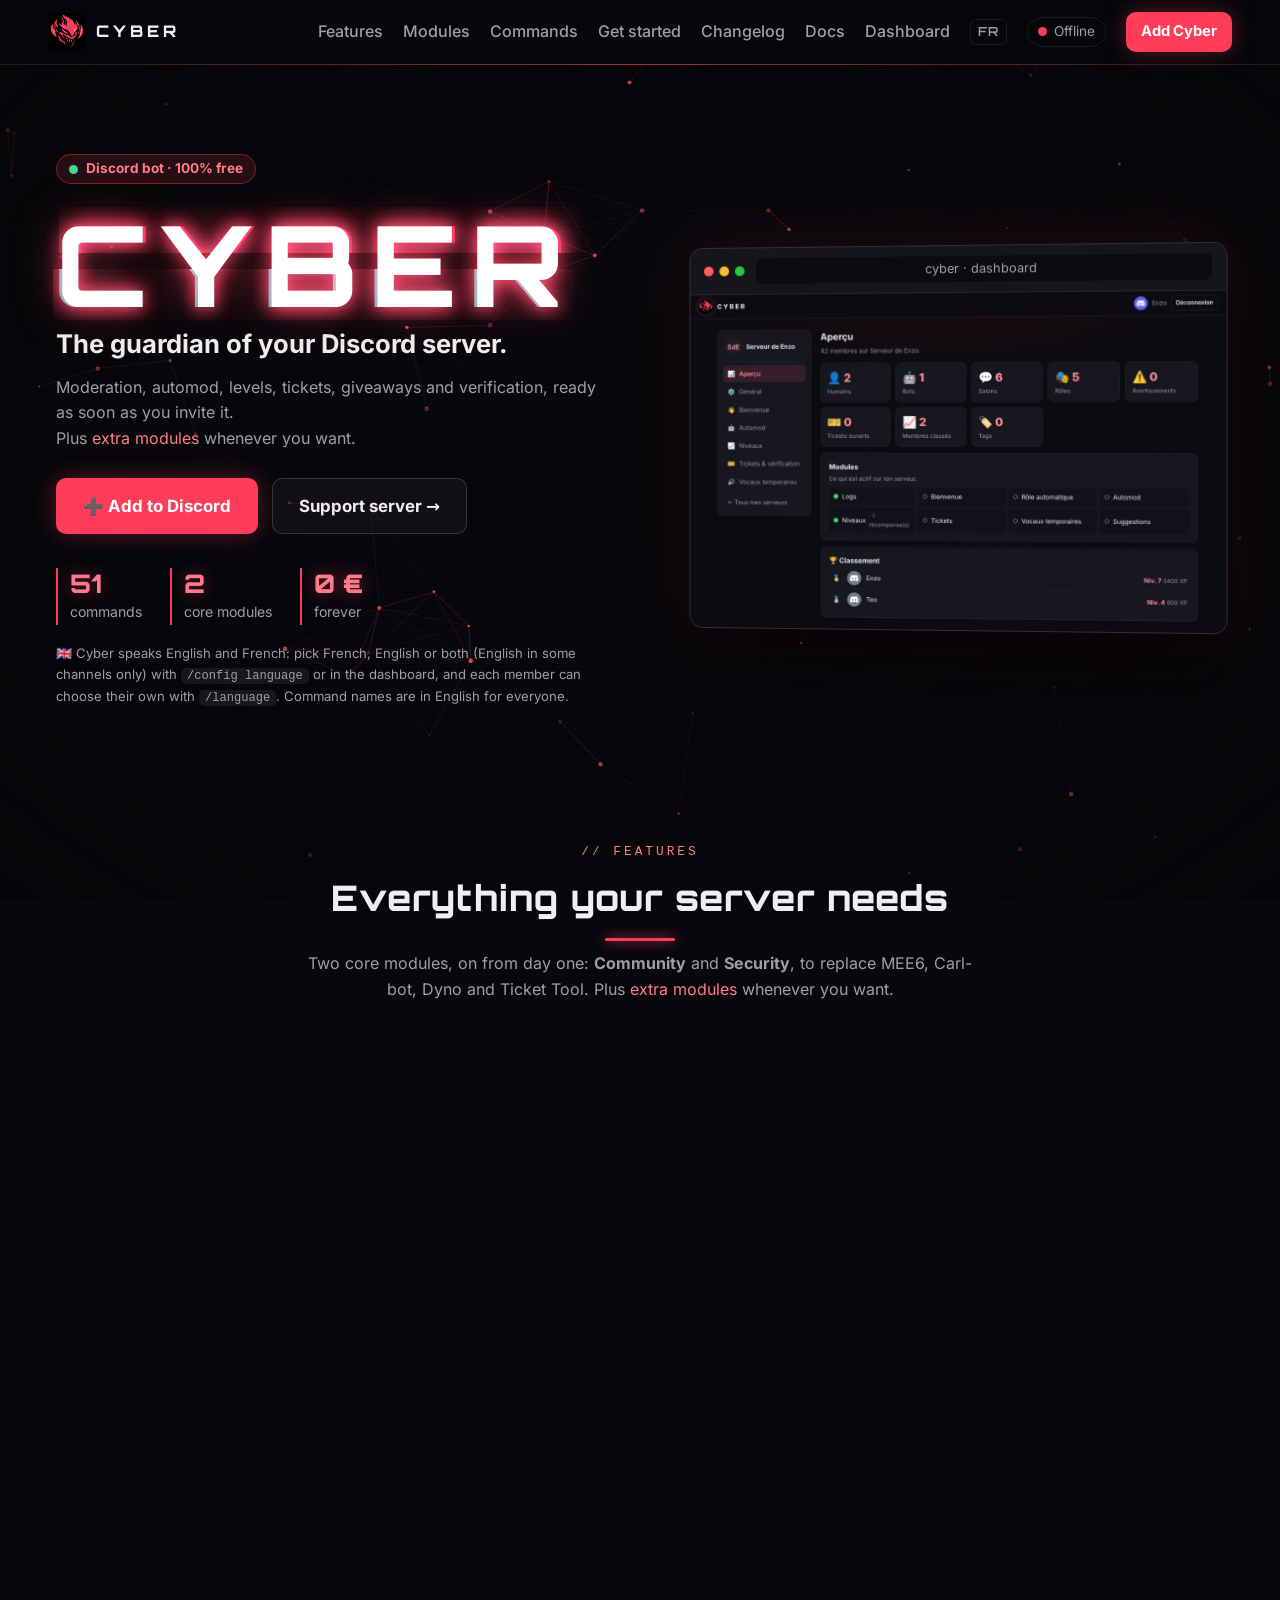
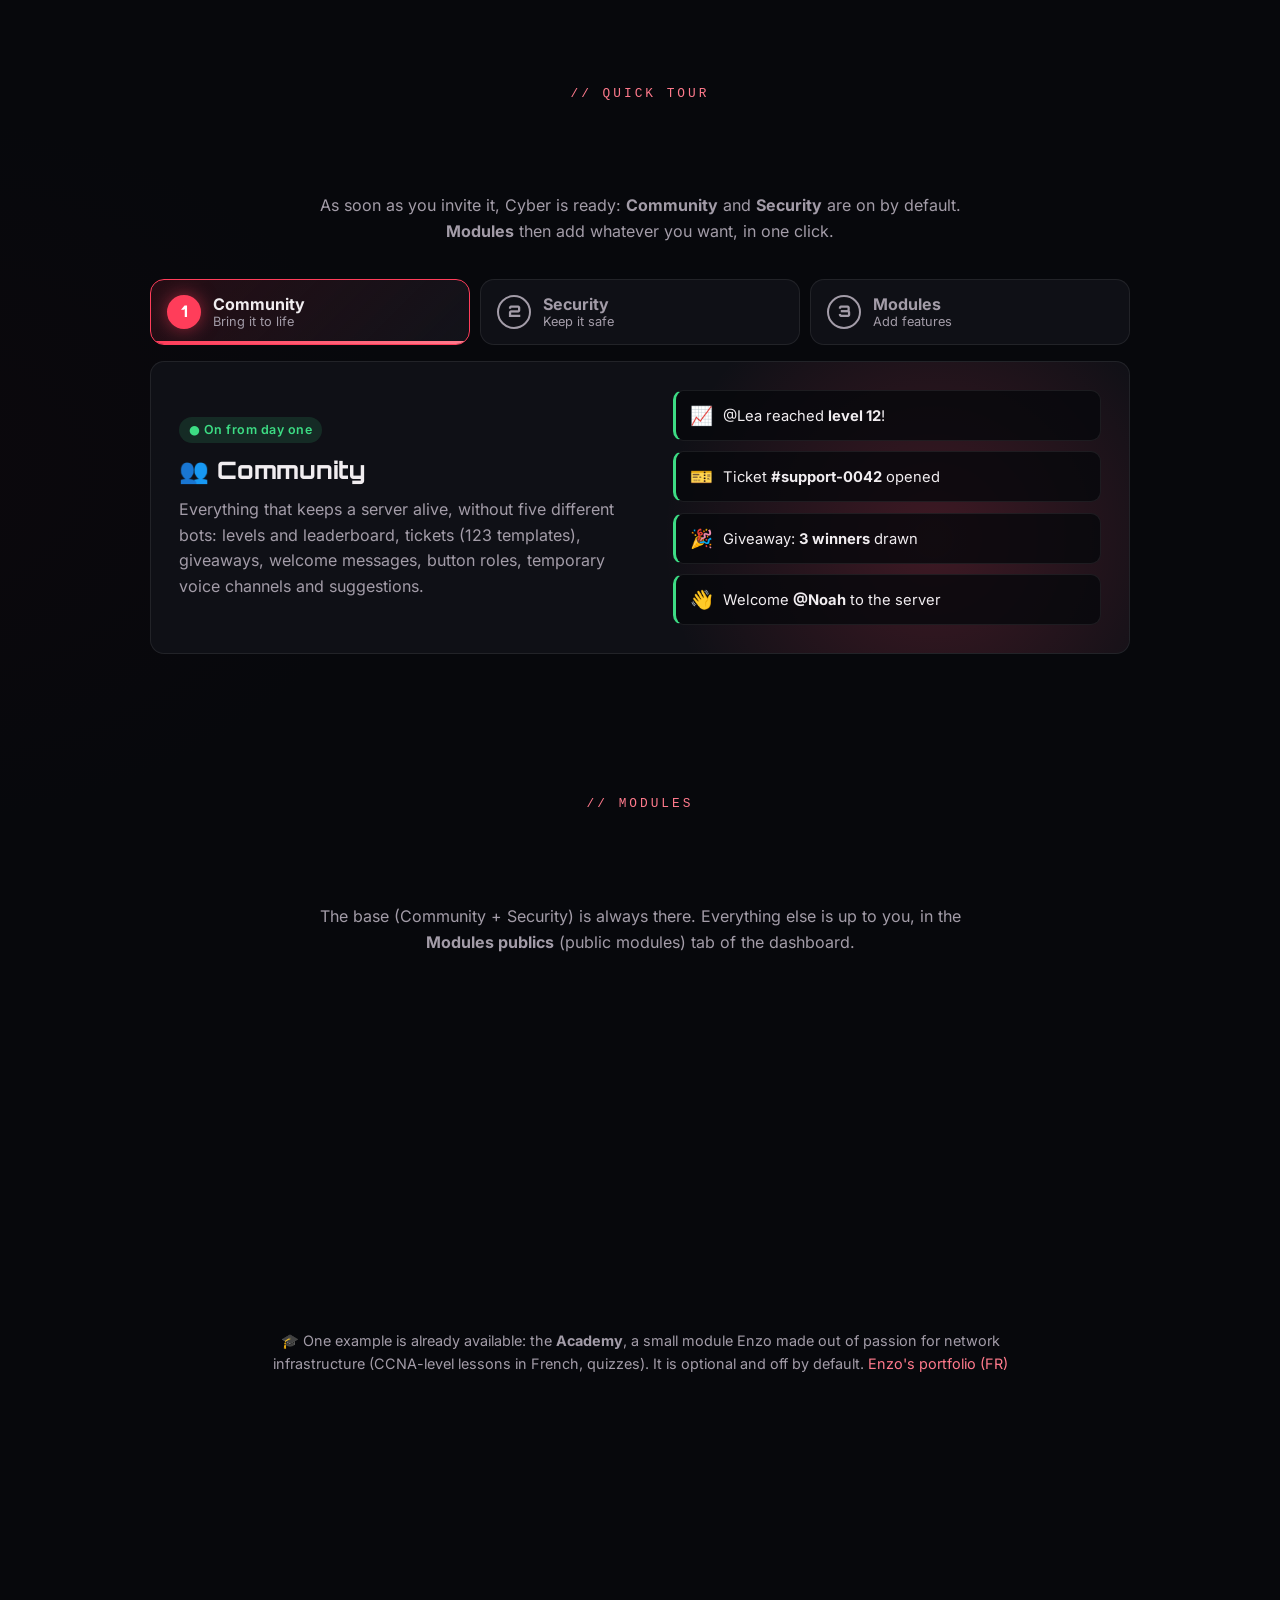
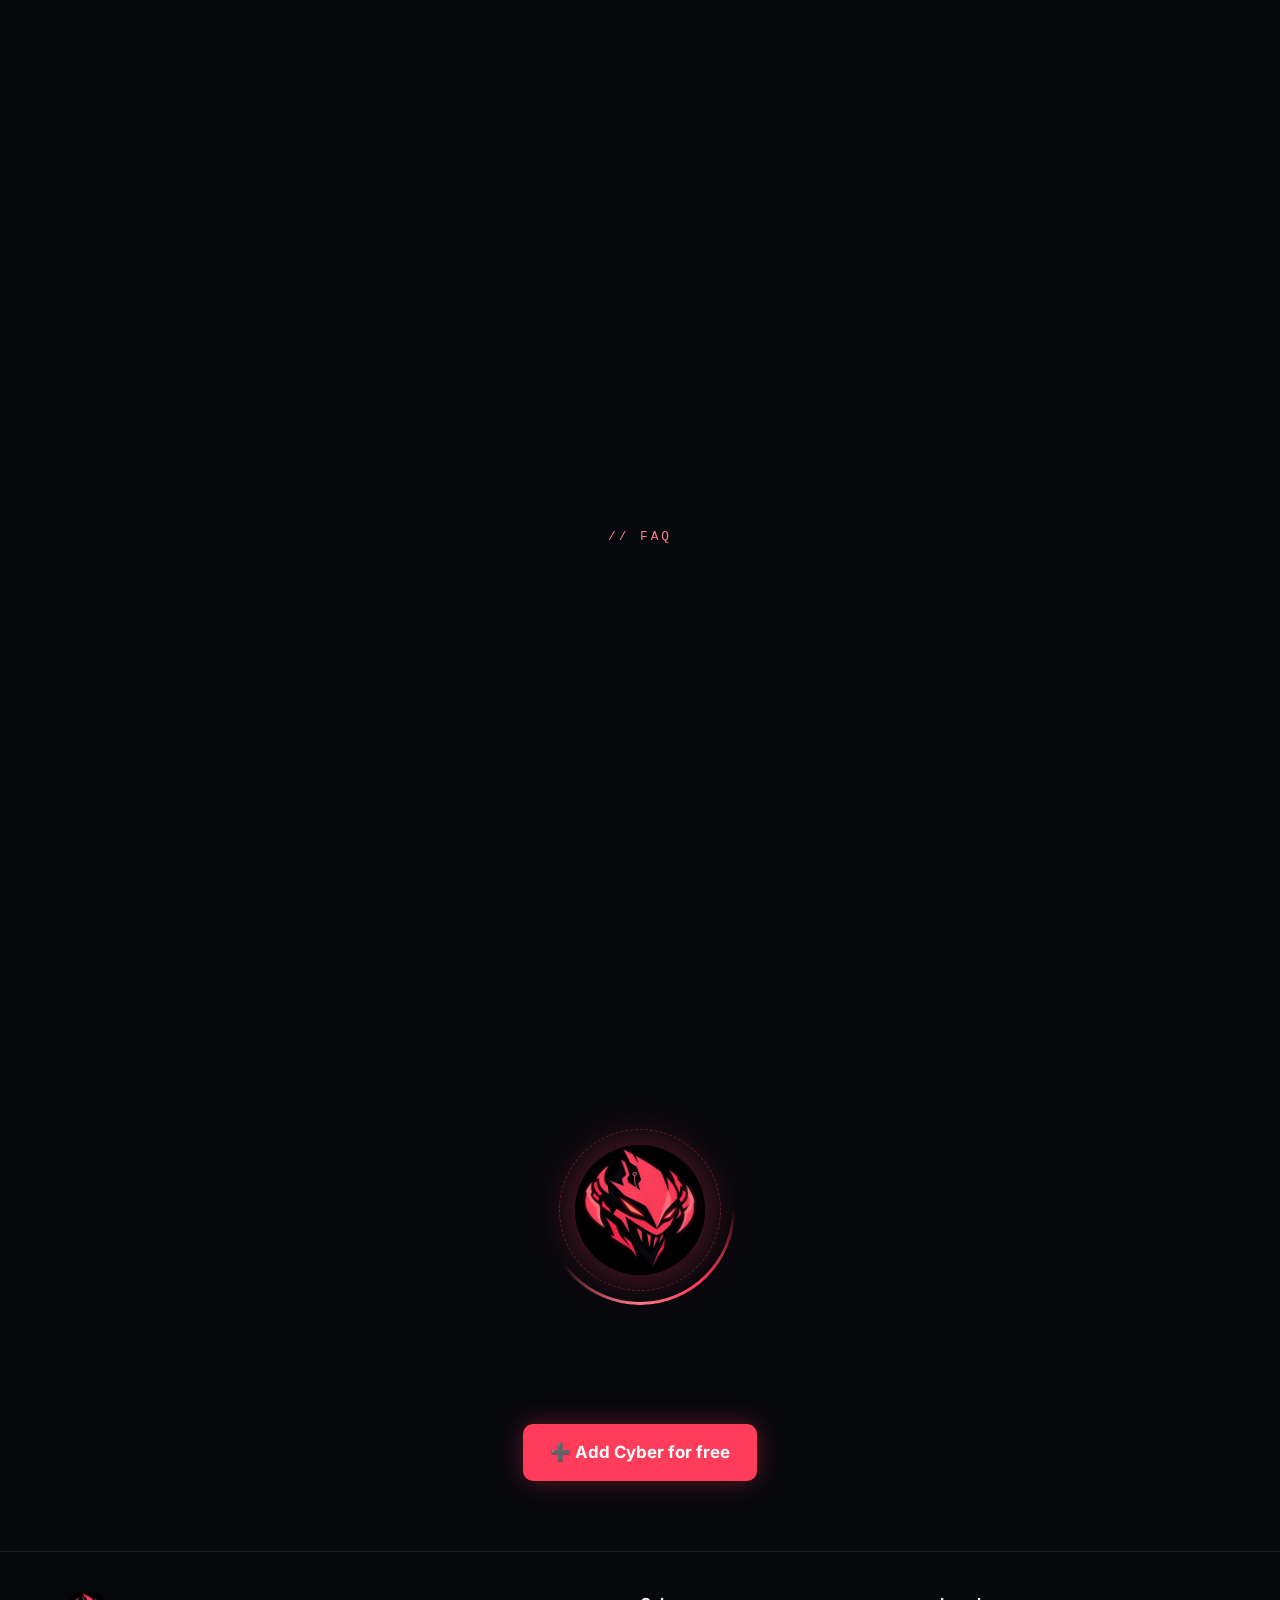
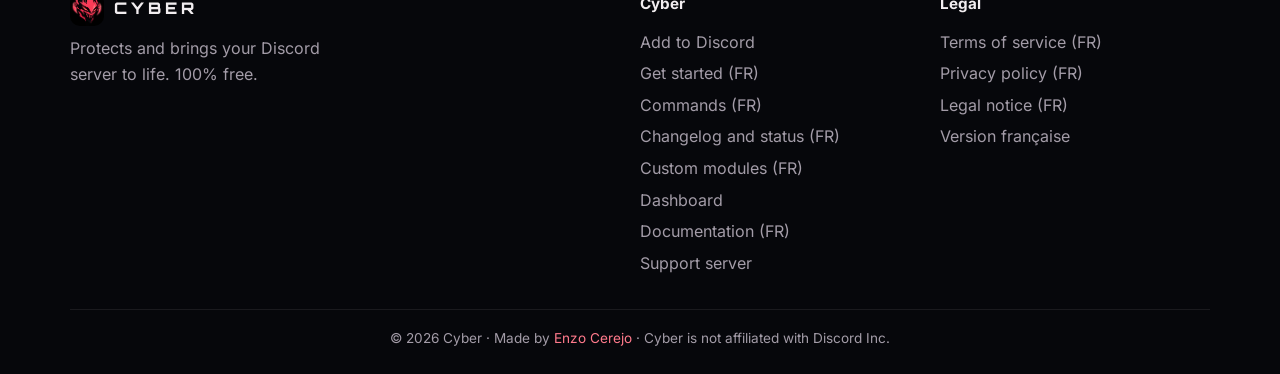
<file: en.html>
<!doctype html>
<html lang="en">
<head>
  <meta charset="utf-8">
  <meta name="viewport" content="width=device-width, initial-scale=1">
  <meta http-equiv="Content-Security-Policy" content="default-src 'self'; img-src 'self' data:; font-src 'self'; style-src 'self'; script-src 'self'; connect-src https://discord.com https://panel.cyberbot.fr; base-uri 'self'; form-action 'none'">
  <meta name="referrer" content="strict-origin-when-cross-origin">
  <title>Cyber · Free Discord bot for moderation, levels and tickets</title>
  <meta name="description" content="Cyber protects and brings your Discord server to life: moderation, automod, levels, tickets, giveaways, verification and a networking academy. 100% free.">
  <meta name="theme-color" content="#ff3d5a">
  <link rel="canonical" href="https://cyberbot.fr/en">
  <link rel="alternate" hreflang="fr" href="https://cyberbot.fr/">
  <link rel="alternate" hreflang="en" href="https://cyberbot.fr/en">
  <link rel="alternate" hreflang="x-default" href="https://cyberbot.fr/">
  <meta property="og:type" content="website">
  <meta property="og:site_name" content="Cyber">
  <meta property="og:locale" content="en_US">
  <meta property="og:url" content="https://cyberbot.fr/en">
  <meta property="og:title" content="Cyber · Free Discord bot for moderation, levels and tickets">
  <meta property="og:description" content="Cyber protects and brings your Discord server to life: moderation, automod, levels, tickets, giveaways, verification and a networking academy. 100% free.">
  <meta property="og:image" content="https://cyberbot.fr/assets/og-image.jpg">
  <meta property="og:image:width" content="1200">
  <meta property="og:image:height" content="630">
  <meta property="og:image:alt" content="Cyber, bot Discord">
  <meta name="twitter:card" content="summary_large_image">
  <link rel="icon" type="image/png" href="assets/favicon.png">
  <link rel="apple-touch-icon" href="assets/apple-touch-icon.png">
  <link rel="manifest" href="manifest.webmanifest">
  <link rel="preload" href="assets/polices/orbitron-latin-800-normal.woff2" as="font" type="font/woff2" crossorigin>
  <link rel="stylesheet" href="style.css?v=7a0ddb4d">
  <script type="application/ld+json">{"@context": "https://schema.org", "@type": "SoftwareApplication", "name": "Cyber", "applicationCategory": "CommunicationApplication", "operatingSystem": "Discord", "url": "https://cyberbot.fr/", "image": "https://cyberbot.fr/assets/og-image.jpg", "description": "Cyber protects and brings your Discord server to life: moderation, automod, levels, tickets, giveaways, verification and a networking academy. 100% free.", "inLanguage": "en", "offers": {"@type": "Offer", "price": "0", "priceCurrency": "EUR"}, "author": {"@type": "Person", "name": "Enzo Cerejo"}}</script>
</head>
<body>
  <a class="skip" href="#contenu">Skip to content</a>
  <canvas id="reseau" aria-hidden="true"></canvas>
  <div class="vignette" aria-hidden="true"></div>

  <header class="nav">
    <a class="brand" href="en"><img src="assets/logo.webp" alt="" width="38" height="38"><span>CYBER</span></a>
    <button class="menu-btn" aria-label="Open menu" aria-expanded="false">☰</button>
    <nav class="links" aria-label="Main navigation">
      <a href="en#features">Features</a>
      <a href="en#modules">Modules</a>
      <a href="./#commandes" hreflang="fr">Commands</a>
      <a href="demarrer" hreflang="fr">Get started</a>
      <a href="nouveautes" hreflang="fr">Changelog</a>
      <a href="docs/">Docs</a>
      <a href="panel/">Dashboard</a>
      <a class="lang" href="./" hreflang="fr" lang="fr" title="Version française">FR</a>
      <span class="pill" data-statut title="Cyber status"><span class="dot-status"></span><span class="pill-txt">Statut</span></span>
      <a class="btn small" href="https://discord.com/oauth2/authorize?client_id=1563977964616421376&amp;permissions=282884146850902&amp;scope=bot+applications.commands" target="_blank" rel="noopener">Add Cyber</a>
    </nav>
  </header>

  <main id="contenu">
    <section class="hero">
      <div class="hero-text">
        <span class="badge"><span class="dot-status on"></span> Discord bot · 100% free</span>
        <h1 class="glitch" data-text="CYBER">CYBER</h1>
        <p class="hero-sub">The guardian of your Discord server.</p>
        <p class="tagline">Moderation, automod, levels, tickets, giveaways and verification, ready as soon as you invite it.<br>Plus <a href="#modules">extra modules</a> whenever you want.</p>
        <div class="cta">
          <a class="btn big" href="https://discord.com/oauth2/authorize?client_id=1563977964616421376&amp;permissions=282884146850902&amp;scope=bot+applications.commands" target="_blank" rel="noopener">➕ Add to Discord</a>
          <a class="btn big ghost" href="https://discord.gg/erqHM5s8Vz" target="_blank" rel="noopener">Support server →</a>
        </div>
        <ul class="counters">
          <li><b>61</b><span>commands</span></li>
          <li><b>2</b><span>core modules</span></li>
          <li><b>0 €</b><span>forever</span></li>
          <li data-serveurs hidden><b>–</b><span>servers</span></li>
          <li data-support hidden><b data-support-membres>–</b><span>members on Discord</span></li>
        </ul>
        <p class="muted-s note-langue">🇬🇧 Cyber speaks English and French: pick French, English or both (English in some channels only) with <code>/config language</code> or in the dashboard, and each member can choose their own with <code>/language</code>. Command names are in English for everyone.</p>
      </div>
      <div class="browser">
        <div class="browser-bar"><span class="dots"><i></i><i></i><i></i></span><span class="url">cyber · dashboard</span></div>
        <img src="assets/tableau-de-bord.webp" width="1280" height="800" alt="Cyber's dashboard">
      </div>
    </section>

    <section id="features" class="section">
      <span class="kicker">// FEATURES</span>
      <h2>Everything your server needs</h2>
      <p class="lead">Two core modules, on from day one: <b>Community</b> and <b>Security</b>, to replace MEE6, Carl-bot, Dyno and Ticket Tool. Plus <a href="#modules">extra modules</a> whenever you want.</p>
      <div class="grid">
        <article class="card"><span class="ico">🛡️</span><h3>Full moderation</h3><p>Kick, ban, timed mute, warnings, message purge and channel lock. Every sanction is sent to the member by DM and logged, with role hierarchy checks.</p></article>
        <article class="card"><span class="ico">🤖</span><h3>Automod</h3><p>Automatically removes spam, invites, links, bad words (even disguised ones), excessive caps and mass mentions.</p></article>
        <article class="card"><span class="ico">📈</span><h3>Levels & XP</h3><p>XP for chatting, a leaderboard and automatic reward roles.</p></article>
        <article class="card"><span class="ico">🎫</span><h3>Tickets</h3><p>One button opens a private channel with your team. 123 ready-made ticket types, transcript saved on close.</p></article>
        <article class="card"><span class="ico">🎉</span><h3>Giveaways</h3><p>Join button, automatic draw and reroll.</p></article>
        <article class="card"><span class="ico">✅</span><h3>Anti-raid</h3><p>Button verification. Accounts younger than 24 hours are blocked.</p></article>
        <article class="card"><span class="ico">👋</span><h3>Welcome & roles</h3><p>Custom welcome messages, auto-role, button roles and temporary voice channels.</p></article>
        <article class="card"><span class="ico">🧩</span><h3>Extra modules</h3><p>Add features à la carte from the dashboard, or ask for a module coded just for your server. <a href="#modules">See modules →</a></p></article>
      </div>
    </section>

    <!-- Animated tour: Community → Security → Modules -->
    <section id="tour" class="section">
      <span class="kicker">// QUICK TOUR</span>
      <h2>Cyber in 3 steps</h2>
      <p class="lead">As soon as you invite it, Cyber is ready: <b>Community</b> and <b>Security</b> are on by default. <b>Modules</b> then add whatever you want, in one click.</p>
      <div class="visite" data-visite>
        <div class="visite-onglets" role="tablist" aria-label="Tour steps">
          <button class="visite-onglet actif" role="tab" aria-selected="true" aria-controls="tour-1" id="to-1"><span class="vo-num">1</span><span class="vo-txt"><b>Community</b><small>Bring it to life</small></span><i class="vo-barre"></i></button>
          <button class="visite-onglet" role="tab" aria-selected="false" aria-controls="tour-2" id="to-2"><span class="vo-num">2</span><span class="vo-txt"><b>Security</b><small>Keep it safe</small></span><i class="vo-barre"></i></button>
          <button class="visite-onglet" role="tab" aria-selected="false" aria-controls="tour-3" id="to-3"><span class="vo-num">3</span><span class="vo-txt"><b>Modules</b><small>Add features</small></span><i class="vo-barre"></i></button>
        </div>
        <div class="visite-scene">
          <div class="visite-panneau actif" role="tabpanel" id="tour-1" aria-labelledby="to-1">
            <div class="vp-texte">
              <span class="vp-etat on">● On from day one</span>
              <h3>👥 Community</h3>
              <p>Everything that keeps a server alive, without five different bots: levels and leaderboard, tickets (123 templates), giveaways, welcome messages, button roles, temporary voice channels and suggestions.</p>
            </div>
            <ul class="vp-anim">
              <li><span>📈</span> @Lea reached <b>level 12</b>!</li>
              <li><span>🎫</span> Ticket <b>#support-0042</b> opened</li>
              <li><span>🎉</span> Giveaway: <b>3 winners</b> drawn</li>
              <li><span>👋</span> Welcome <b>@Noah</b> to the server</li>
            </ul>
          </div>
          <div class="visite-panneau" role="tabpanel" id="tour-2" aria-labelledby="to-2" hidden>
            <div class="vp-texte">
              <span class="vp-etat on">● On from day one</span>
              <h3>🛡️ Security</h3>
              <p>Full moderation, automod (even against disguised letters), button verification with your own rules message, anti-raid and detailed logs for your team.</p>
            </div>
            <ul class="vp-anim">
              <li class="rouge"><span>🤖</span> Invite link <b>removed</b></li>
              <li class="rouge"><span>🔇</span> @spammer muted for <b>10 min</b></li>
              <li><span>✅</span> @Ines <b>accepted the rules</b></li>
              <li><span>📋</span> Sanction added to the <b>logs</b></li>
            </ul>
          </div>
          <div class="visite-panneau" role="tabpanel" id="tour-3" aria-labelledby="to-3" hidden>
            <div class="vp-texte">
              <span class="vp-etat">◆ Add them whenever you want</span>
              <h3>🧩 Modules</h3>
              <p>In the dashboard, the <b>Modules publics</b> (public modules) tab lists extra modules: most installed, best rated, and a search by name or code. Tick it and it's installed.</p>
            </div>
            <ul class="vp-anim modules">
              <li><span>🎓</span> <b>Academy</b> · networking &amp; cyber <em class="vp-coche">Installed ✓</em></li>
              <li><span>🔎</span> Search a module…</li>
              <li><span>⭐</span> Best rated</li>
              <li><span>📼</span> Module code <b>CYB-7F3A-K9</b></li>
            </ul>
          </div>
        </div>
      </div>
    </section>

    <section id="modules" class="section">
      <span class="kicker">// MODULES</span>
      <h2>Extra modules, whenever you want</h2>
      <p class="lead">The base (Community + Security) is always there. Everything else is up to you, in the <b>Modules publics</b> (public modules) tab of the dashboard.</p>
      <div class="modules-vitrine">
        <article class="card module-carte">
          <span class="ico">🧩</span>
          <span class="module-badge">In the dashboard</span>
          <h3>Public modules</h3>
          <p>Installed modules on one side, search on the other: most installed, best rated (1 to 5 stars), newest, search by name or by ID, and the support server if you can't find what you need.</p>
          <a class="btn ghost" href="panel/">Open the dashboard →</a>
        </article>
        <article class="card module-carte">
          <span class="ico">📼</span>
          <span class="module-badge">Coming soon</span>
          <h3>Custom modules</h3>
          <p>A feature that doesn't exist anywhere? It gets coded for your server, you receive a unique code and add it from the dashboard, like inserting a cassette.</p>
          <a class="btn ghost" href="modules" hreflang="fr">Learn more (FR) →</a>
        </article>
      </div>
      <p class="module-discret"><span aria-hidden="true">🎓</span> One example is already available: the <b>Academy</b>, a small module Enzo made out of passion for network infrastructure (CCNA-level lessons in French, quizzes). It is optional and off by default. <a href="https://enzocerejo.fr" target="_blank" rel="noopener" hreflang="fr">Enzo's portfolio (FR)</a></p>
    </section>

    <section id="dashboard" class="section split">
      <div>
        <span class="kicker">// DASHBOARD</span>
        <h2>Set everything up in a few clicks</h2>
        <p class="lead left">Log in with Discord, pick your server and change every setting without typing a single command. Like MEE6, but free.</p>
        <ul class="checks">
          <li>Logs, welcome messages and auto-role</li>
          <li>Automod: filters, banned words, sanctions</li>
          <li>Levels and reward roles</li>
          <li>Tickets, verification and temporary voice channels</li>
          <li>Live preview of every message</li>
        </ul>
        <div class="cta"><a class="btn" href="panel/">Open the dashboard →</a></div>
      </div>
      <figure class="browser capture">
        <div class="browser-bar"><span class="dots"><i></i><i></i><i></i></span><span class="url">cyber · tickets</span></div>
        <img src="assets/captures/tickets.webp" width="1280" height="800" alt="Ticket settings in Cyber's dashboard" loading="lazy">
      </figure>
    </section>

    <section id="faq" class="section">
      <span class="kicker">// FAQ</span>
      <h2>Frequently asked questions</h2>
      <div class="faq">
        <details><summary>Is Cyber really free?</summary><p>Yes, every feature is free. No subscription, no premium tier.</p></details>
        <details><summary>Which permissions does Cyber need?</summary><p>Only what its features use (manage messages, roles and channels, kick and ban…), <b>never Administrator</b>. You can remove a permission at any time: only the feature that needs it will stop.</p></details>
        <details><summary>Does Cyber speak English?</summary><p>Yes. Commands, replies and buttons are available in English and French. Choose French, English, or both with <code>/config language</code> or in the dashboard: in mixed mode, Cyber writes in English only in the channels or categories you pick. Each member can override it with <code>/language</code>. Command names are in English for everyone. The Academy lessons and the dashboard are still in French for now.</p></details>
        <details><summary>What data does Cyber store?</summary><p>Only what it needs: your server settings, members' XP and warnings. Nothing is sold or shared. Any member can see or delete their data with <code>/mydata</code>. Details are in the <a href="confidentialite" hreflang="fr">privacy policy</a> (in French).</p></details>
        <details><summary>Who made Cyber?</summary><p>Cyber is built by Enzo, a French networking and IT student passionate about cybersecurity.</p></details>
      </div>
    </section>

    <section class="section final">
      <div class="ring">
        <img src="assets/logo.webp" alt="Cyber logo" width="150" height="150" loading="lazy">
      </div>
      <h2>Ready to protect your server?</h2>
      <a class="btn big" href="https://discord.com/oauth2/authorize?client_id=1563977964616421376&amp;permissions=282884146850902&amp;scope=bot+applications.commands" target="_blank" rel="noopener">➕ Add Cyber for free</a>
    </section>
  </main>


  <footer class="footer">
    <div class="foot-grid">
      <div class="foot-brand">
        <a class="brand" href="en"><img src="assets/logo.webp" alt="" width="34" height="34" loading="lazy"><span>CYBER</span></a>
        <p>Protects and brings your Discord server to life. 100% free.</p>
      </div>
      <div>
        <h3>Cyber</h3>
        <a href="https://discord.com/oauth2/authorize?client_id=1563977964616421376&amp;permissions=282884146850902&amp;scope=bot+applications.commands" target="_blank" rel="noopener">Add to Discord</a>
        <a href="demarrer">Get started (FR)</a>
        <a href="./#commandes">Commands (FR)</a>
        <a href="nouveautes">Changelog and status (FR)</a>
        <a href="modules">Custom modules (FR)</a>
        <a href="panel/">Dashboard</a>
        <a href="docs/">Documentation (FR)</a>
        <a href="https://discord.gg/erqHM5s8Vz" target="_blank" rel="noopener">Support server</a>
      </div>
      <div>
        <h3>Legal</h3>
        <a href="conditions">Terms of service (FR)</a>
        <a href="confidentialite">Privacy policy (FR)</a>
        <a href="mentions-legales">Legal notice (FR)</a>
        <a href="./" hreflang="fr" lang="fr">Version française</a>
      </div>
    </div>
    <p class="foot-bottom">© <span data-annee>2026</span> Cyber · Made by <a href="https://enzocerejo.fr" target="_blank" rel="noopener">Enzo Cerejo</a> · Cyber is not affiliated with Discord Inc.</p>
  </footer>

  <script src="config.js?v=a596832e"></script>
  <script src="script.js?v=2cd94e53"></script>
</body>
</html>
</file>
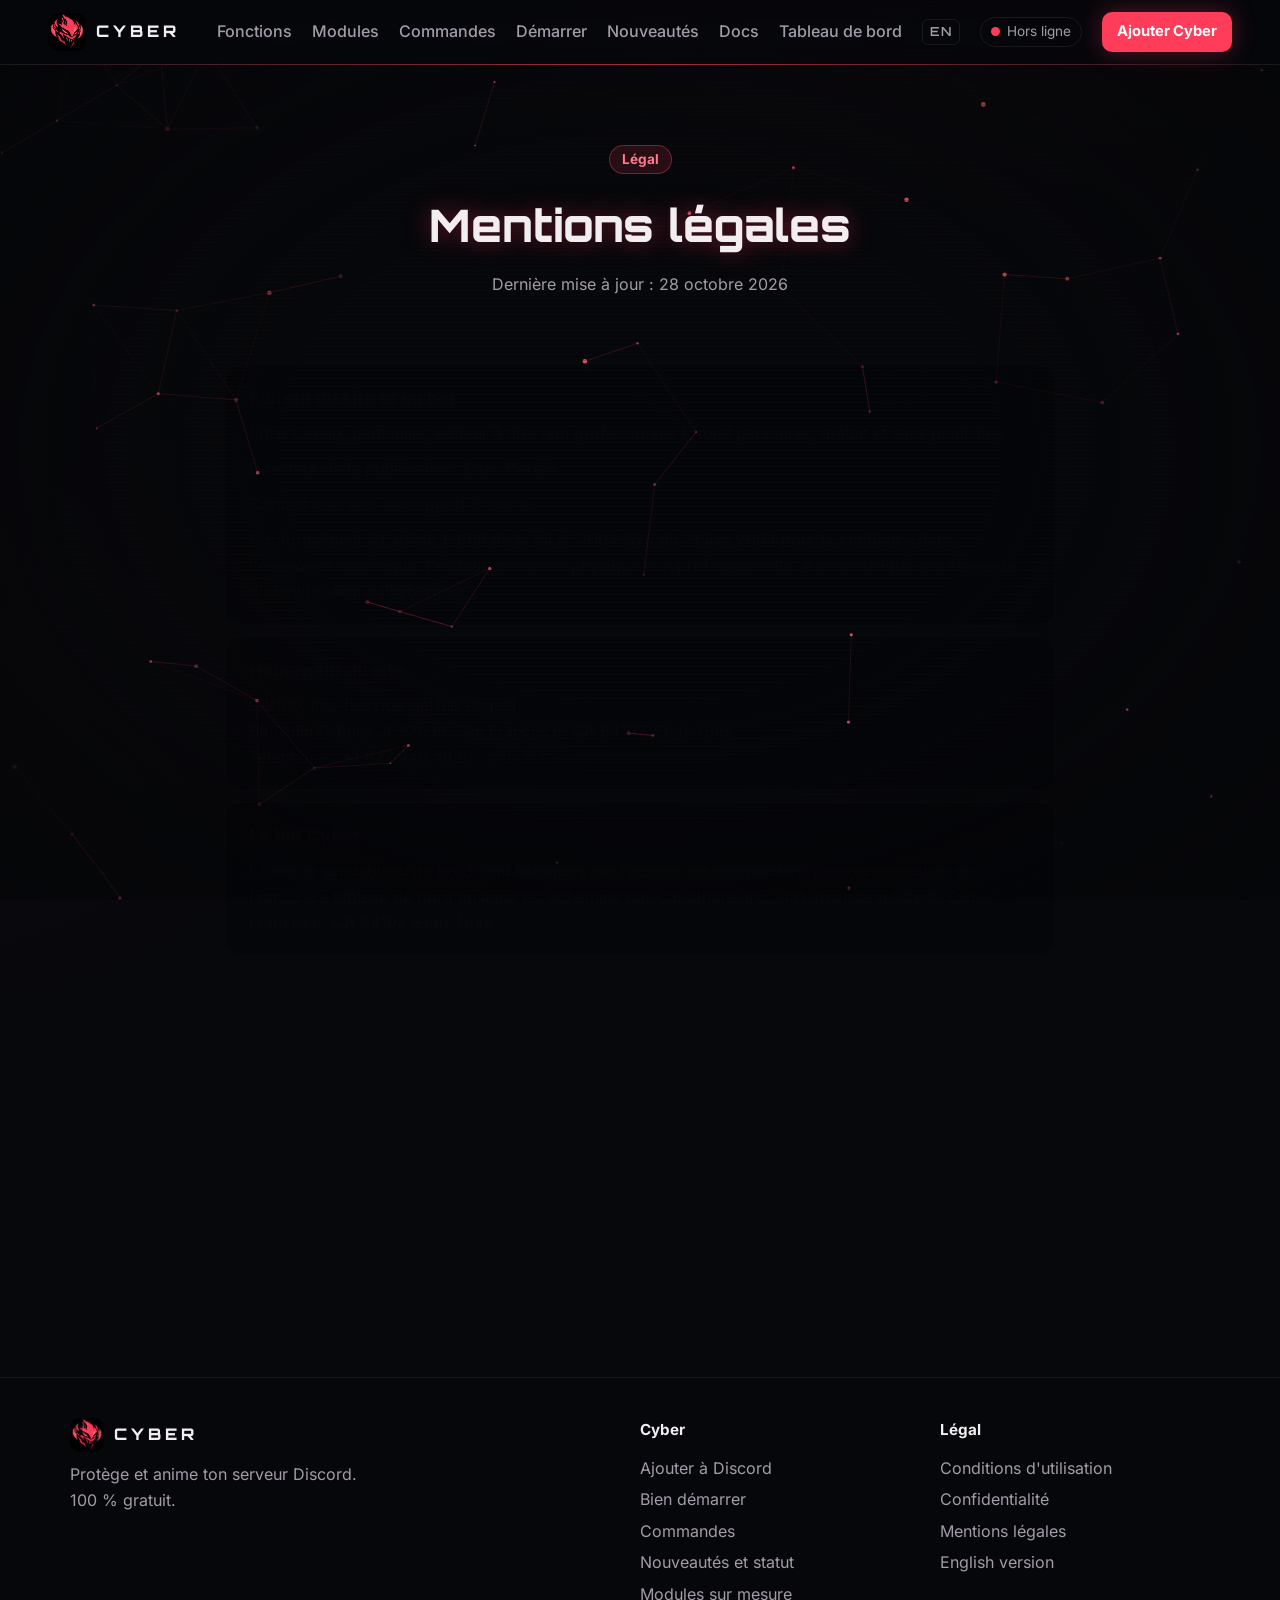
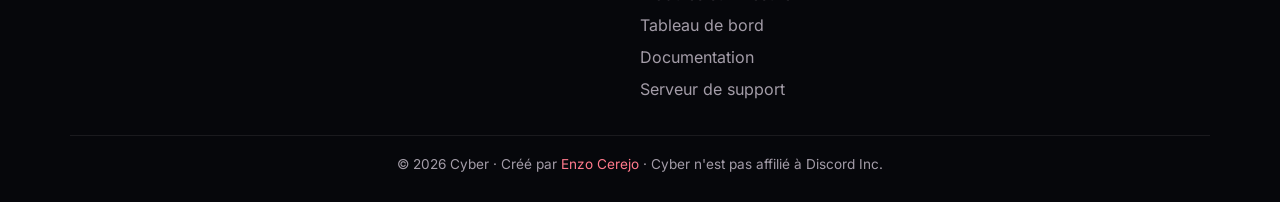
<file: mentions-legales.html>
<!doctype html>
<html lang="fr">
<head>
  <meta charset="utf-8">
  <meta name="viewport" content="width=device-width, initial-scale=1">
  <meta http-equiv="Content-Security-Policy" content="default-src 'self'; img-src 'self' data:; font-src 'self'; style-src 'self'; script-src 'self'; connect-src https://discord.com https://panel.cyberbot.fr; base-uri 'self'; form-action 'none'">
  <meta name="referrer" content="strict-origin-when-cross-origin">
  <title>Mentions légales · Cyber</title>
  <meta name="description" content="Éditeur et hébergeur du site et du bot Discord Cyber.">
  <meta name="theme-color" content="#ff3d5a">
  <link rel="canonical" href="https://cyberbot.fr/mentions-legales">
  <meta property="og:type" content="website">
  <meta property="og:site_name" content="Cyber">
  <meta property="og:locale" content="fr_FR">
  <meta property="og:url" content="https://cyberbot.fr/mentions-legales">
  <meta property="og:title" content="Mentions légales · Cyber">
  <meta property="og:description" content="Éditeur et hébergeur du site et du bot Discord Cyber.">
  <meta property="og:image" content="https://cyberbot.fr/assets/og-image.jpg">
  <meta property="og:image:width" content="1200">
  <meta property="og:image:height" content="630">
  <meta property="og:image:alt" content="Cyber, bot Discord">
  <meta name="twitter:card" content="summary_large_image">
  <link rel="icon" type="image/png" href="assets/favicon.png">
  <link rel="apple-touch-icon" href="assets/apple-touch-icon.png">
  <link rel="manifest" href="manifest.webmanifest">
  <link rel="preload" href="assets/polices/orbitron-latin-800-normal.woff2" as="font" type="font/woff2" crossorigin>
  <link rel="stylesheet" href="style.css?v=7a0ddb4d">
</head>
<body>
  <a class="skip" href="#contenu">Aller au contenu</a>
  <canvas id="reseau" aria-hidden="true"></canvas>
  <div class="vignette" aria-hidden="true"></div>

  <header class="nav">
    <a class="brand" href="./"><img src="assets/logo.webp" alt="" width="38" height="38"><span>CYBER</span></a>
    <button class="menu-btn" aria-label="Ouvrir le menu" aria-expanded="false">☰</button>
    <nav class="links" aria-label="Navigation principale">
      <a href="./#fonctions">Fonctions</a>
      <a href="./#modules">Modules</a>
      <a href="./#commandes">Commandes</a>
      <a href="demarrer">Démarrer</a>
      <a href="nouveautes">Nouveautés</a>
      <a href="docs/">Docs</a>
      <a href="panel/">Tableau de bord</a>
      <a class="lang" href="en" hreflang="en" lang="en" title="English version">EN</a>
      <span class="pill" data-statut title="Statut de Cyber"><span class="dot-status"></span><span class="pill-txt">Statut</span></span>
      <a class="btn small" href="https://discord.com/oauth2/authorize?client_id=1563977964616421376&amp;permissions=282884146850902&amp;scope=bot+applications.commands" target="_blank" rel="noopener">Ajouter Cyber</a>
    </nav>
  </header>

  <main id="contenu">
    <section class="page-hero">
      <span class="badge">Légal</span>
      <h1>Mentions légales</h1>
      <p class="lead">Dernière mise à jour : 28 octobre 2026</p>
    </section>

    <section class="section narrow legal">
      <article>
        <h2>Éditeur du site et du bot</h2>
        <p>Enzo Cerejo, particulier, éditeur à titre non professionnel (projet personnel, gratuit et sans publicité).</p>
        <p>Directeur de la publication : Enzo Cerejo.</p>
        <p>Contact : <a href="https://discord.gg/erqHM5s8Vz" target="_blank" rel="noopener">serveur de support Discord</a>.</p>
        <p>Conformément à l'article 1-1 (II) de la loi n° 2004-575 du 21 juin 2004 pour la confiance dans l'économie numérique, l'éditeur, personne physique non professionnelle, a communiqué ses éléments d'identification à l'hébergeur.</p>
      </article>

      <article>
        <h2>Hébergeur du site</h2>
        <p>GitHub, Inc. (service GitHub Pages)<br>88 Colin P. Kelly Jr. Street, San Francisco, CA 94107, États-Unis<br>Téléphone : +1 877 448 4820 · <a href="https://github.com" target="_blank" rel="noopener">github.com</a></p>
      </article>

      <article>
        <h2>Le bot Cyber</h2>
        <p>Le bot et son tableau de bord sont hébergés par l'éditeur sur une machine personnelle située en France. Le tableau de bord en ligne est acheminé par Cloudflare, Inc., 101 Townsend Street, San Francisco, CA 94107, États-Unis.</p>
      </article>

      <article>
        <h2>Propriété intellectuelle</h2>
        <p>Les textes, visuels, logos et le code de Cyber sont la propriété de l'éditeur ; toute reproduction sans autorisation est interdite. Les polices Orbitron et Inter sont distribuées sous licence SIL Open Font License. Discord est une marque de Discord Inc. ; Cyber n'est pas affilié à Discord.</p>
      </article>

      <article>
        <h2>Données personnelles et cookies</h2>
        <p>Ce site n'utilise ni cookie ni outil de mesure d'audience. Le tableau de bord (panel.cyberbot.fr) utilise seulement un cookie de connexion, nécessaire pour rester connecté. Le traitement des données par le bot et le tableau de bord est décrit dans la <a href="confidentialite">politique de confidentialité</a>. Les règles d'utilisation figurent dans les <a href="conditions">conditions d'utilisation</a>.</p>
      </article>
    </section>
  </main>


  <footer class="footer">
    <div class="foot-grid">
      <div class="foot-brand">
        <a class="brand" href="./"><img src="assets/logo.webp" alt="" width="34" height="34" loading="lazy"><span>CYBER</span></a>
        <p>Protège et anime ton serveur Discord. 100 % gratuit.</p>
      </div>
      <div>
        <h3>Cyber</h3>
        <a href="https://discord.com/oauth2/authorize?client_id=1563977964616421376&amp;permissions=282884146850902&amp;scope=bot+applications.commands" target="_blank" rel="noopener">Ajouter à Discord</a>
        <a href="demarrer">Bien démarrer</a>
        <a href="./#commandes">Commandes</a>
        <a href="nouveautes">Nouveautés et statut</a>
        <a href="modules">Modules sur mesure</a>
        <a href="panel/">Tableau de bord</a>
        <a href="docs/">Documentation</a>
        <a href="https://discord.gg/erqHM5s8Vz" target="_blank" rel="noopener">Serveur de support</a>
      </div>
      <div>
        <h3>Légal</h3>
        <a href="conditions">Conditions d'utilisation</a>
        <a href="confidentialite">Confidentialité</a>
        <a href="mentions-legales">Mentions légales</a>
        <a href="en" hreflang="en" lang="en">English version</a>
      </div>
    </div>
    <p class="foot-bottom">© <span data-annee>2026</span> Cyber · Créé par <a href="https://enzocerejo.fr" target="_blank" rel="noopener">Enzo Cerejo</a> · Cyber n'est pas affilié à Discord Inc.</p>
  </footer>

  <script src="config.js?v=a596832e"></script>
  <script src="script.js?v=2cd94e53"></script>
</body>
</html>
</file>
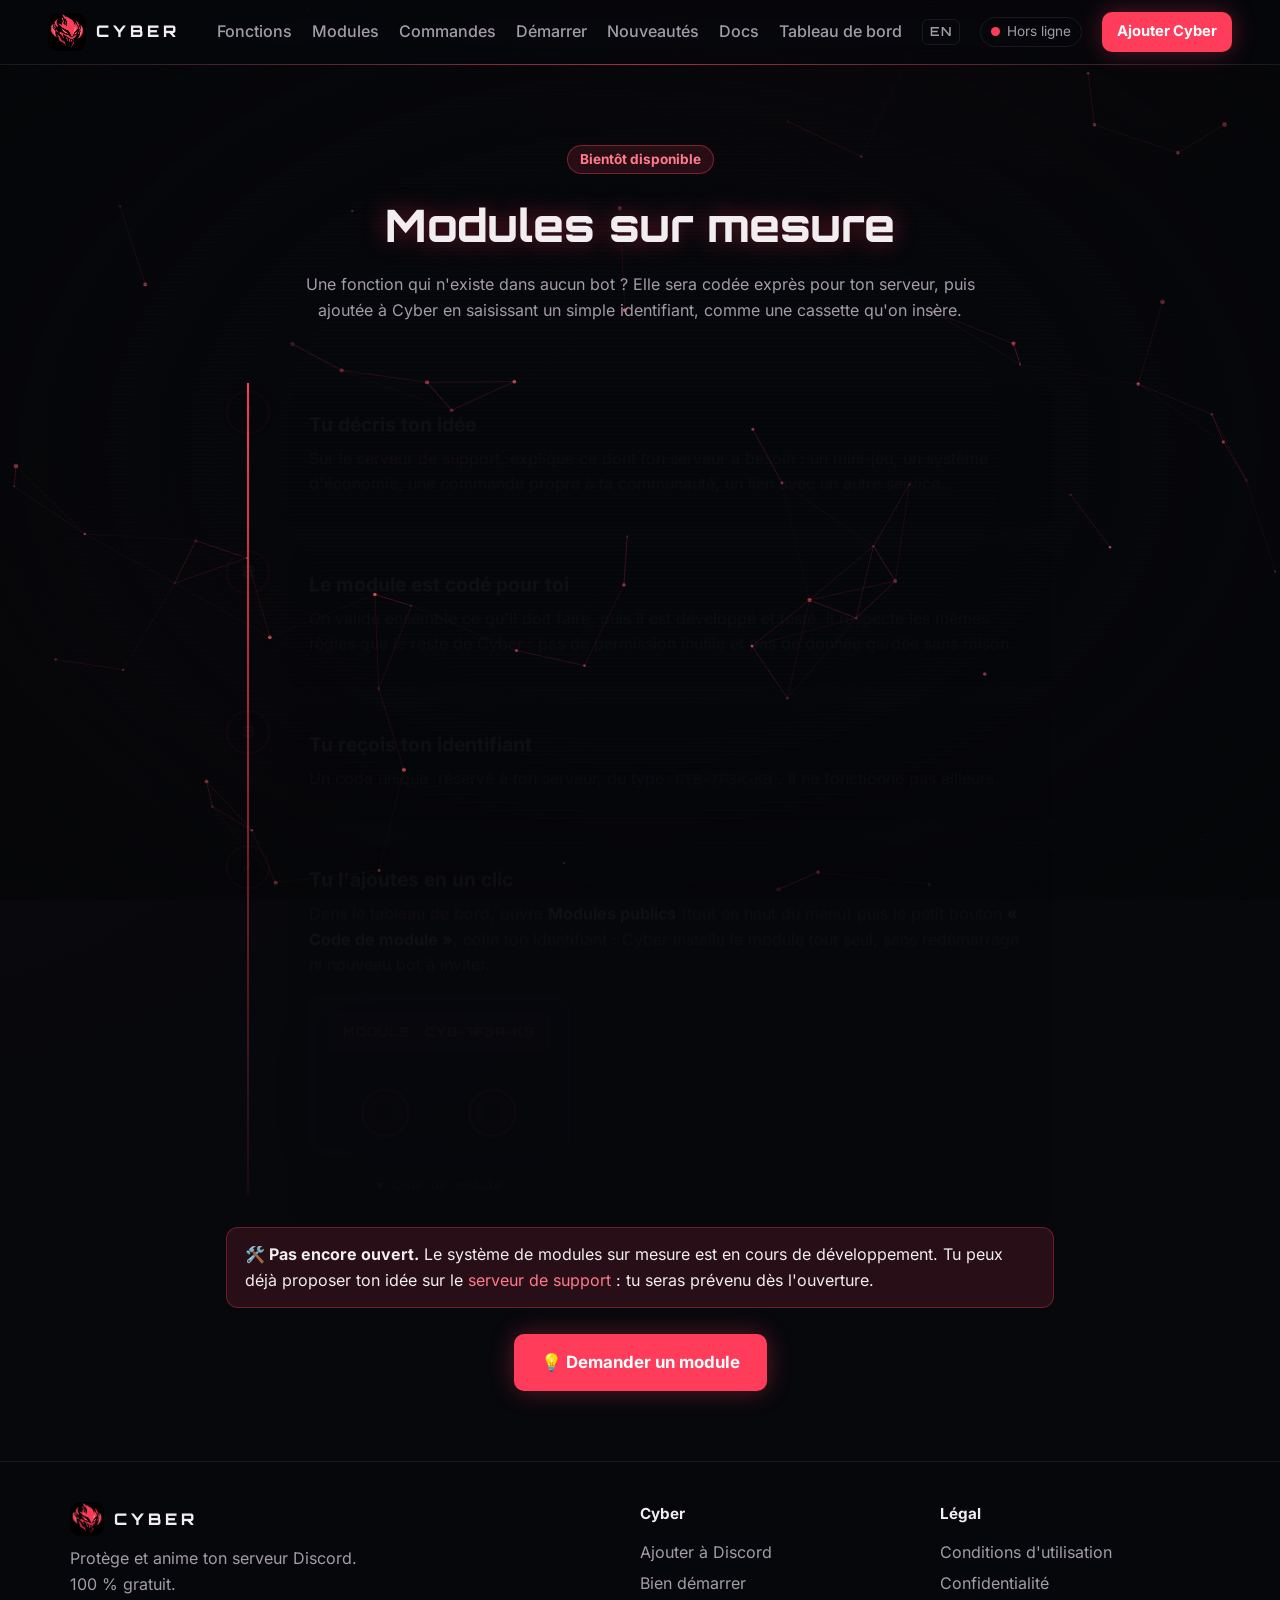
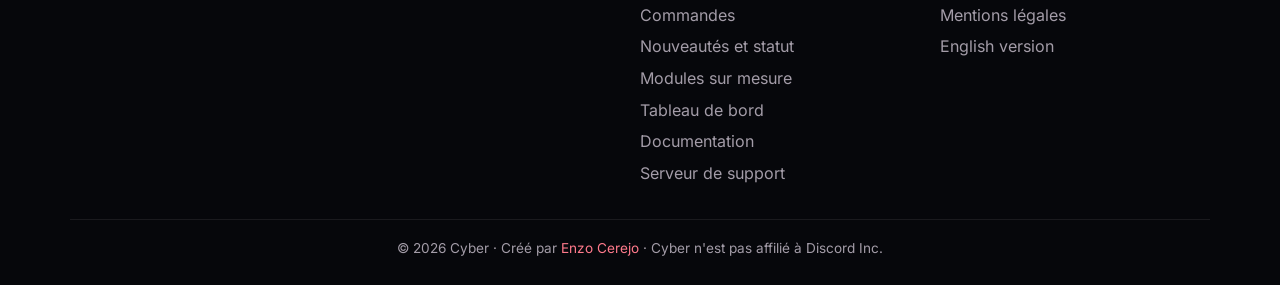
<file: modules.html>
<!doctype html>
<html lang="fr">
<head>
  <meta charset="utf-8">
  <meta name="viewport" content="width=device-width, initial-scale=1">
  <meta http-equiv="Content-Security-Policy" content="default-src 'self'; img-src 'self' data:; font-src 'self'; style-src 'self'; script-src 'self'; connect-src https://discord.com https://panel.cyberbot.fr; base-uri 'self'; form-action 'none'">
  <meta name="referrer" content="strict-origin-when-cross-origin">
  <title>Modules sur mesure · Cyber</title>
  <meta name="description" content="Une fonction qui manque à ton serveur ? Demande un module sur mesure : il est codé pour toi et s'ajoute à Cyber depuis le tableau de bord.">
  <meta name="theme-color" content="#ff3d5a">
  <link rel="canonical" href="https://cyberbot.fr/modules">
  <meta property="og:type" content="website">
  <meta property="og:site_name" content="Cyber">
  <meta property="og:locale" content="fr_FR">
  <meta property="og:url" content="https://cyberbot.fr/modules">
  <meta property="og:title" content="Modules sur mesure · Cyber">
  <meta property="og:description" content="Une fonction qui manque à ton serveur ? Demande un module sur mesure : il est codé pour toi et s'ajoute à Cyber depuis le tableau de bord.">
  <meta property="og:image" content="https://cyberbot.fr/assets/og-image.jpg">
  <meta property="og:image:width" content="1200">
  <meta property="og:image:height" content="630">
  <meta property="og:image:alt" content="Cyber, bot Discord">
  <meta name="twitter:card" content="summary_large_image">
  <link rel="icon" type="image/png" href="assets/favicon.png">
  <link rel="apple-touch-icon" href="assets/apple-touch-icon.png">
  <link rel="manifest" href="manifest.webmanifest">
  <link rel="preload" href="assets/polices/orbitron-latin-800-normal.woff2" as="font" type="font/woff2" crossorigin>
  <link rel="stylesheet" href="style.css?v=7a0ddb4d">
</head>
<body>
  <a class="skip" href="#contenu">Aller au contenu</a>
  <canvas id="reseau" aria-hidden="true"></canvas>
  <div class="vignette" aria-hidden="true"></div>

  <header class="nav">
    <a class="brand" href="./"><img src="assets/logo.webp" alt="" width="38" height="38"><span>CYBER</span></a>
    <button class="menu-btn" aria-label="Ouvrir le menu" aria-expanded="false">☰</button>
    <nav class="links" aria-label="Navigation principale">
      <a href="./#fonctions">Fonctions</a>
      <a href="./#modules">Modules</a>
      <a href="./#commandes">Commandes</a>
      <a href="demarrer">Démarrer</a>
      <a href="nouveautes">Nouveautés</a>
      <a href="docs/">Docs</a>
      <a href="panel/">Tableau de bord</a>
      <a class="lang" href="en" hreflang="en" lang="en" title="English version">EN</a>
      <span class="pill" data-statut title="Statut de Cyber"><span class="dot-status"></span><span class="pill-txt">Statut</span></span>
      <a class="btn small" href="https://discord.com/oauth2/authorize?client_id=1563977964616421376&amp;permissions=282884146850902&amp;scope=bot+applications.commands" target="_blank" rel="noopener">Ajouter Cyber</a>
    </nav>
  </header>

  <main id="contenu">
    <section class="page-hero">
      <span class="badge"><span class="dot-status"></span> Bientôt disponible</span>
      <h1>Modules sur mesure</h1>
      <p class="lead">Une fonction qui n'existe dans aucun bot ? Elle sera codée exprès pour ton serveur, puis ajoutée à Cyber en saisissant un simple identifiant, comme une cassette qu'on insère.</p>
    </section>

    <section class="section narrow">
      <ol class="steps">
        <li class="step">
          <div class="step-num">1</div>
          <div class="step-body">
            <h2>Tu décris ton idée</h2>
            <p>Sur le <a href="https://discord.gg/erqHM5s8Vz" target="_blank" rel="noopener">serveur de support</a>, explique ce dont ton serveur a besoin : un mini-jeu, un système d'économie, une commande propre à ta communauté, un lien avec un autre service…</p>
          </div>
        </li>
        <li class="step">
          <div class="step-num">2</div>
          <div class="step-body">
            <h2>Le module est codé pour toi</h2>
            <p>On valide ensemble ce qu'il doit faire, puis il est développé et testé. Il respecte les mêmes règles que le reste de Cyber : pas de permission inutile et pas de donnée gardée sans raison.</p>
          </div>
        </li>
        <li class="step">
          <div class="step-num">3</div>
          <div class="step-body">
            <h2>Tu reçois ton identifiant</h2>
            <p>Un code unique, réservé à ton serveur, du type <code>CYB-7F3A-K9</code>. Il ne fonctionne pas ailleurs.</p>
          </div>
        </li>
        <li class="step">
          <div class="step-num">✓</div>
          <div class="step-body">
            <h2>Tu l'ajoutes en un clic</h2>
            <p>Dans le <a href="panel/">tableau de bord</a>, ouvre <b>Modules publics</b> (tout en haut du menu) puis le petit bouton <b>« Code de module »</b>, colle ton identifiant : Cyber installe le module tout seul, sans redémarrage ni nouveau bot à inviter.</p>
            <div class="cassette petite" aria-hidden="true">
              <div class="cassette-corps">
                <span class="cassette-etiquette">MODULE · <b>CYB-7F3A-K9</b></span>
                <span class="cassette-bobines"><i></i><i></i></span>
              </div>
              <div class="cassette-fente">▼ Code de module</div>
            </div>
          </div>
        </li>
      </ol>

      <div class="note">
        <b>🛠️ Pas encore ouvert.</b> Le système de modules sur mesure est en cours de développement. Tu peux déjà proposer ton idée sur le <a href="https://discord.gg/erqHM5s8Vz" target="_blank" rel="noopener">serveur de support</a> : tu seras prévenu dès l'ouverture.
      </div>
      <div class="cta centre">
        <a class="btn big" href="https://discord.gg/erqHM5s8Vz" target="_blank" rel="noopener">💡 Demander un module</a>
      </div>
    </section>
  </main>


  <footer class="footer">
    <div class="foot-grid">
      <div class="foot-brand">
        <a class="brand" href="./"><img src="assets/logo.webp" alt="" width="34" height="34" loading="lazy"><span>CYBER</span></a>
        <p>Protège et anime ton serveur Discord. 100 % gratuit.</p>
      </div>
      <div>
        <h3>Cyber</h3>
        <a href="https://discord.com/oauth2/authorize?client_id=1563977964616421376&amp;permissions=282884146850902&amp;scope=bot+applications.commands" target="_blank" rel="noopener">Ajouter à Discord</a>
        <a href="demarrer">Bien démarrer</a>
        <a href="./#commandes">Commandes</a>
        <a href="nouveautes">Nouveautés et statut</a>
        <a href="modules">Modules sur mesure</a>
        <a href="panel/">Tableau de bord</a>
        <a href="docs/">Documentation</a>
        <a href="https://discord.gg/erqHM5s8Vz" target="_blank" rel="noopener">Serveur de support</a>
      </div>
      <div>
        <h3>Légal</h3>
        <a href="conditions">Conditions d'utilisation</a>
        <a href="confidentialite">Confidentialité</a>
        <a href="mentions-legales">Mentions légales</a>
        <a href="en" hreflang="en" lang="en">English version</a>
      </div>
    </div>
    <p class="foot-bottom">© <span data-annee>2026</span> Cyber · Créé par <a href="https://enzocerejo.fr" target="_blank" rel="noopener">Enzo Cerejo</a> · Cyber n'est pas affilié à Discord Inc.</p>
  </footer>

  <script src="config.js?v=a596832e"></script>
  <script src="script.js?v=2cd94e53"></script>
</body>
</html>
</file>
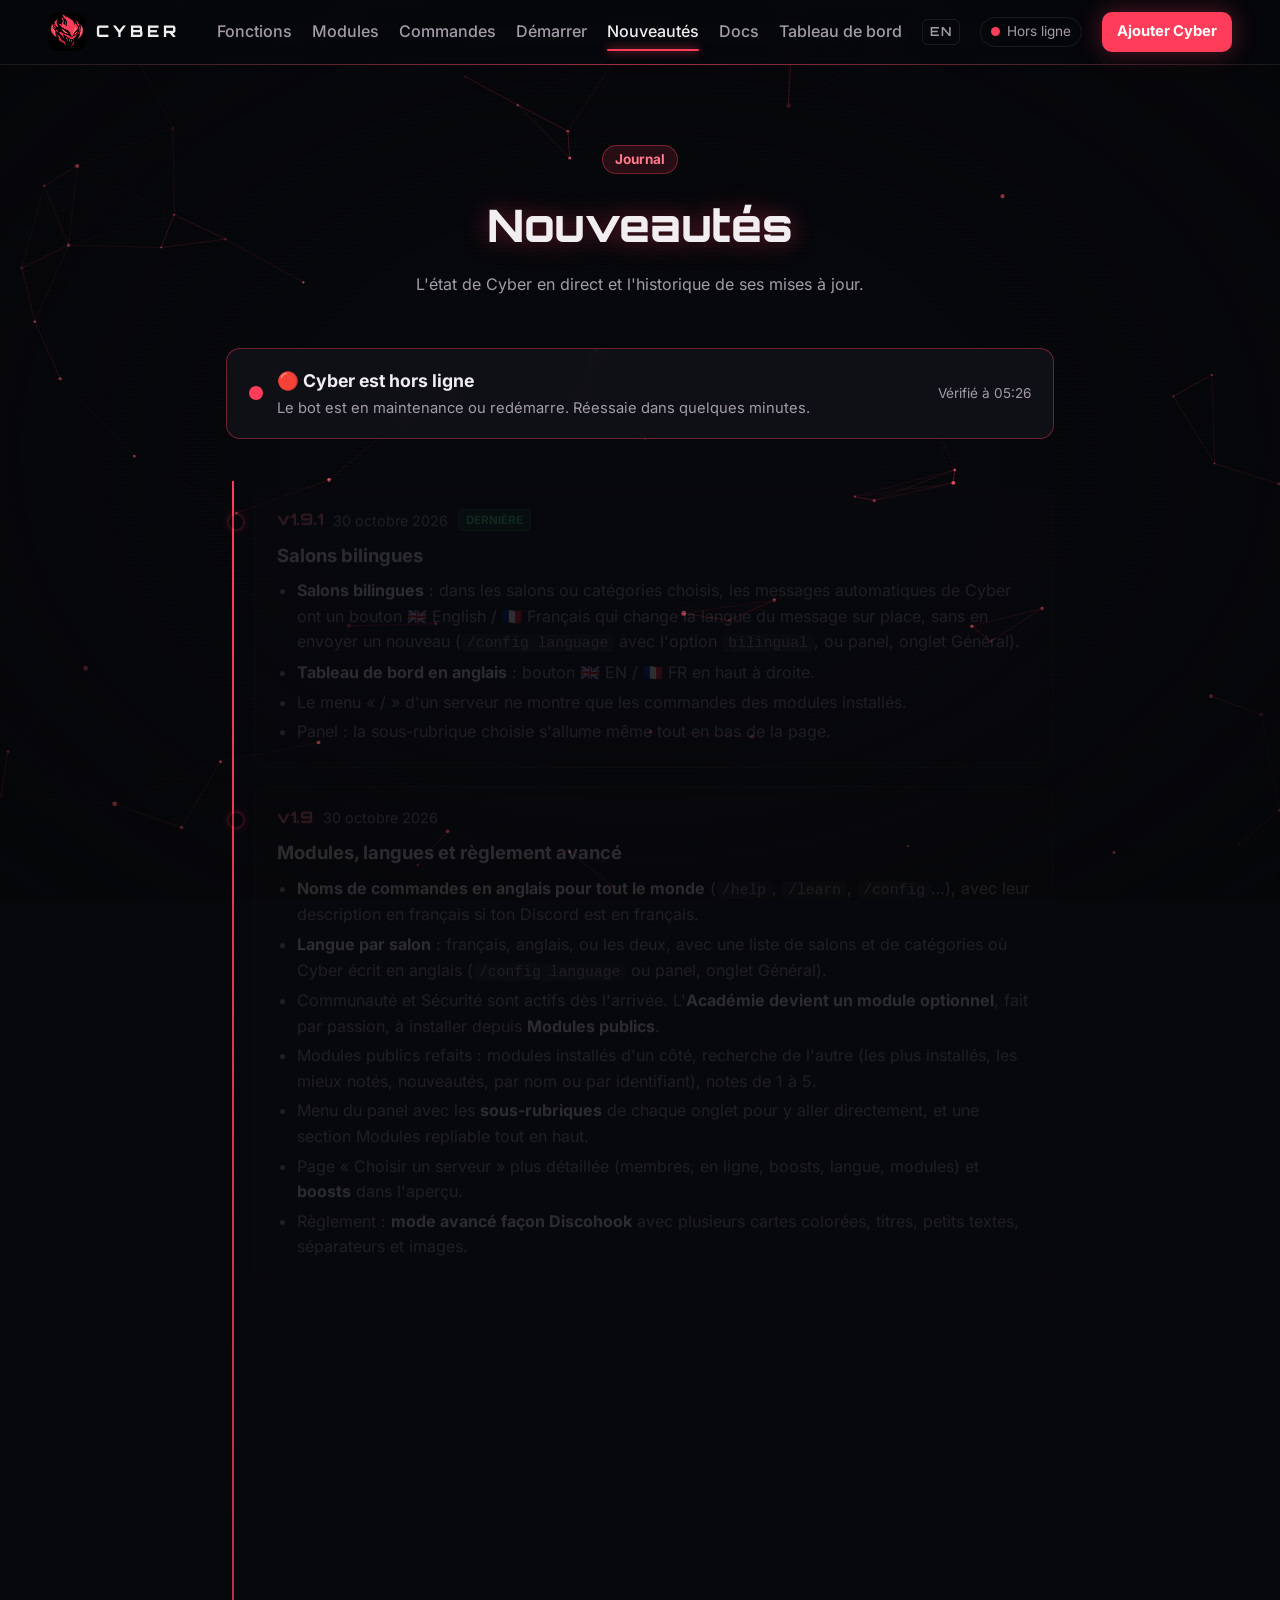
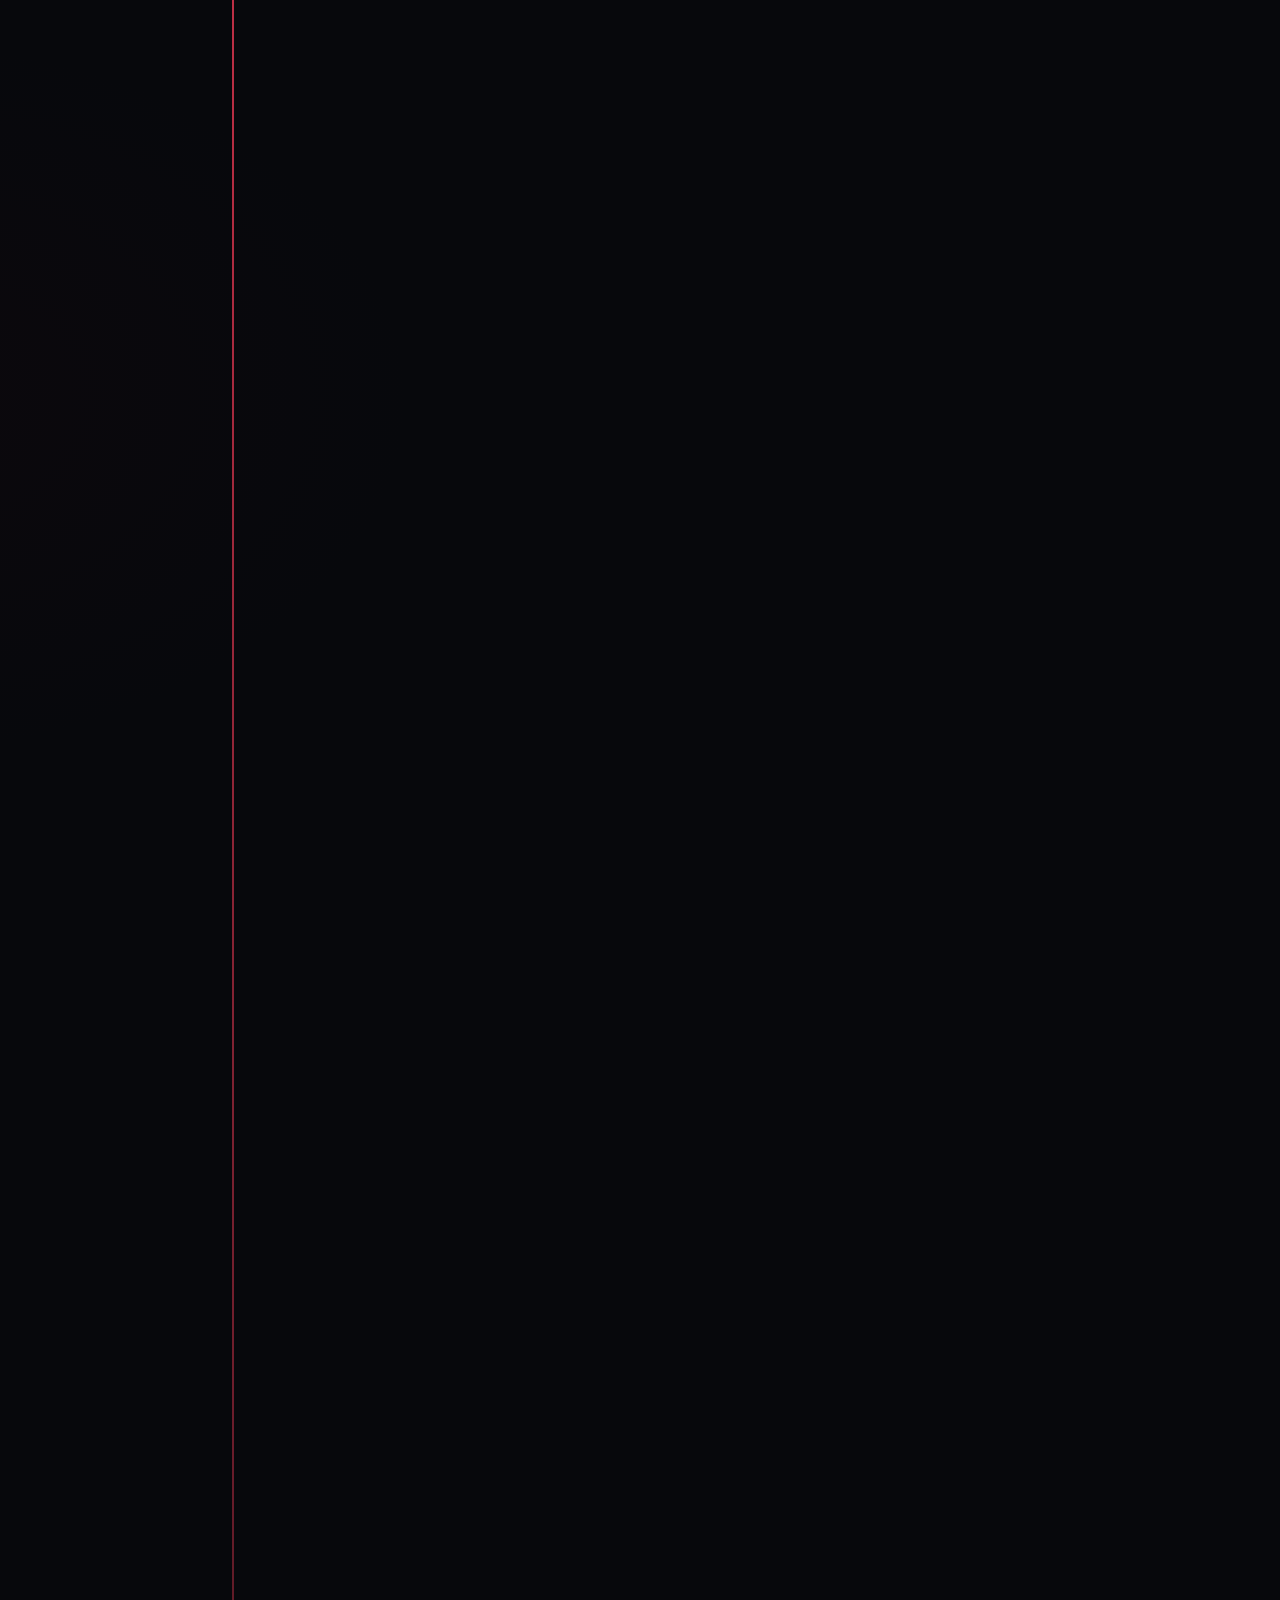
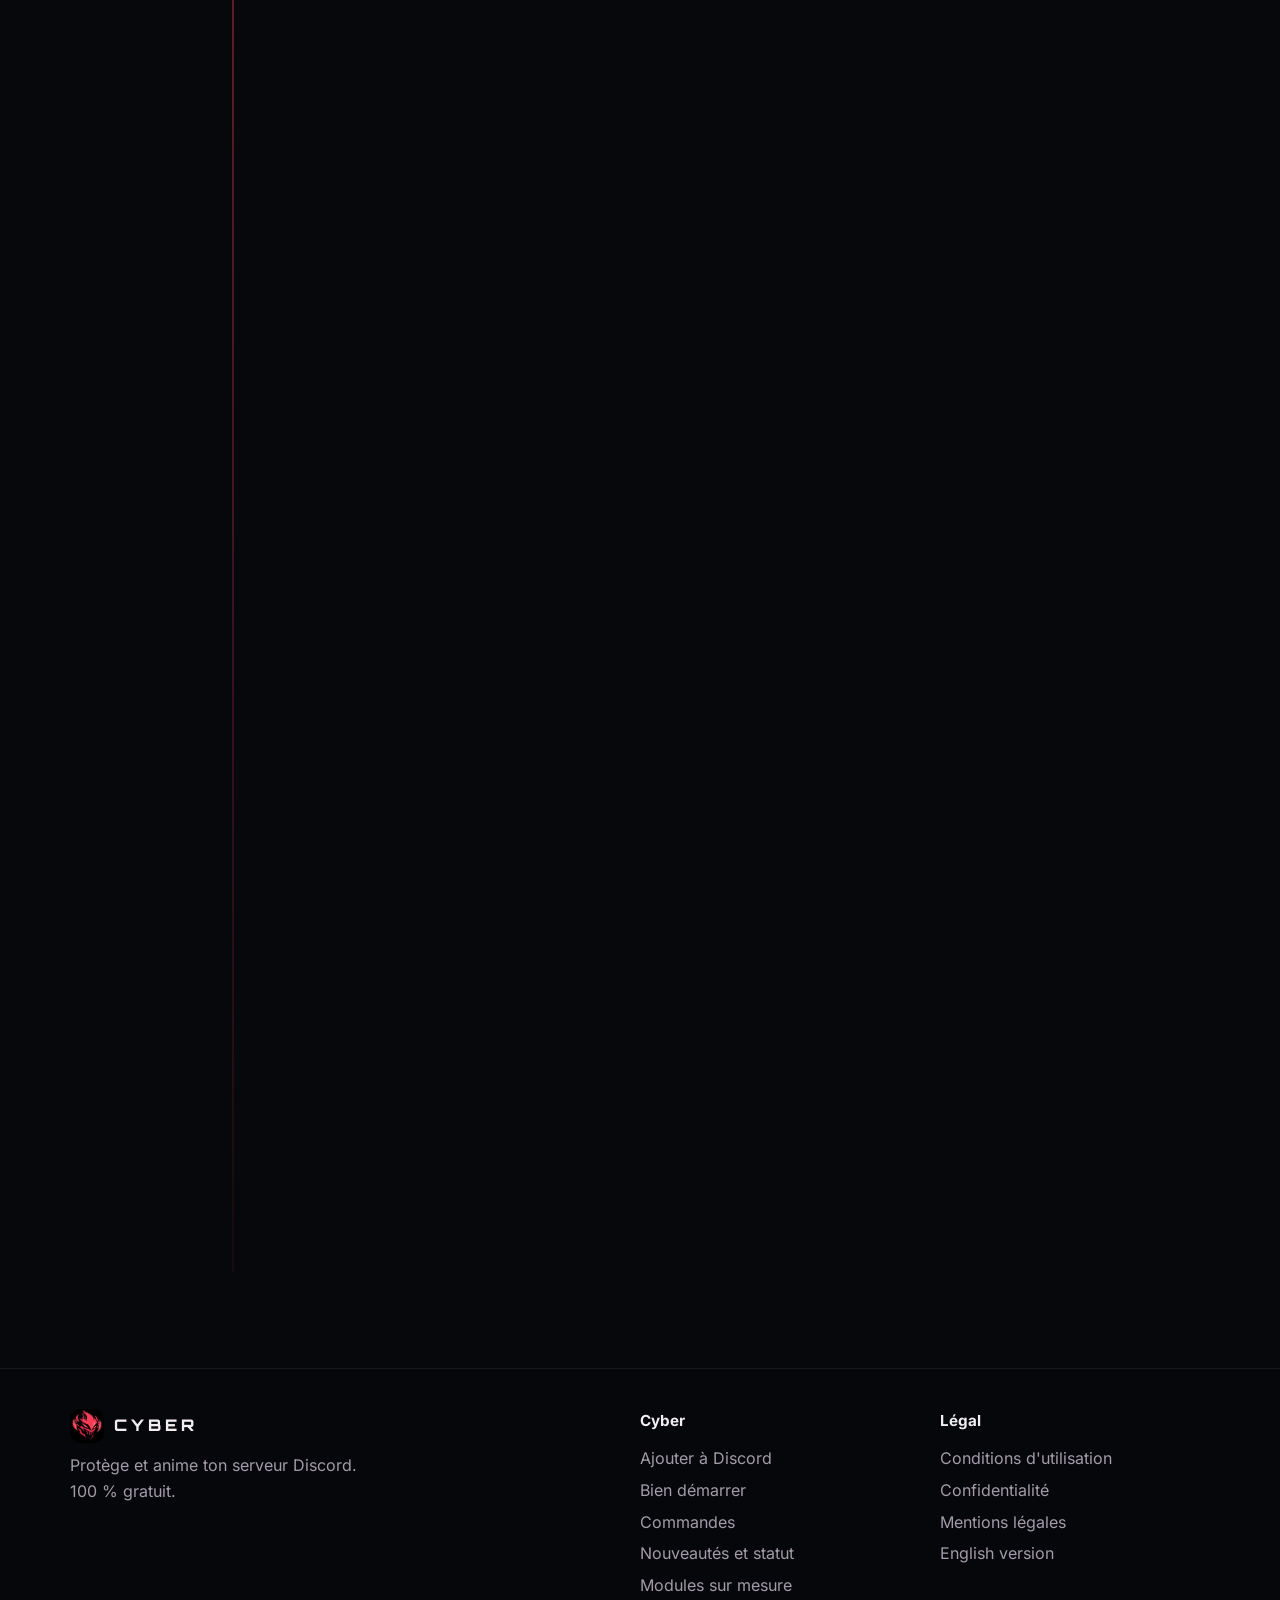
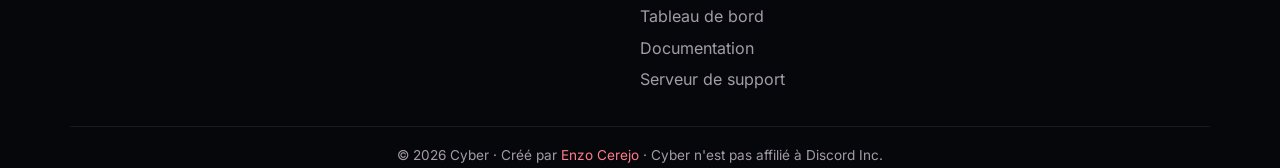
<file: nouveautes.html>
<!doctype html>
<html lang="fr">
<head>
  <meta charset="utf-8">
  <meta name="viewport" content="width=device-width, initial-scale=1">
  <meta http-equiv="Content-Security-Policy" content="default-src 'self'; img-src 'self' data:; font-src 'self'; style-src 'self'; script-src 'self'; connect-src https://discord.com https://panel.cyberbot.fr; base-uri 'self'; form-action 'none'">
  <meta name="referrer" content="strict-origin-when-cross-origin">
  <title>Nouveautés et statut · Cyber</title>
  <meta name="description" content="Statut en direct de Cyber et historique de ses mises à jour.">
  <meta name="theme-color" content="#ff3d5a">
  <link rel="canonical" href="https://cyberbot.fr/nouveautes">
  <meta property="og:type" content="website">
  <meta property="og:site_name" content="Cyber">
  <meta property="og:locale" content="fr_FR">
  <meta property="og:url" content="https://cyberbot.fr/nouveautes">
  <meta property="og:title" content="Nouveautés et statut · Cyber">
  <meta property="og:description" content="Statut en direct de Cyber et historique de ses mises à jour.">
  <meta property="og:image" content="https://cyberbot.fr/assets/og-image.jpg">
  <meta property="og:image:width" content="1200">
  <meta property="og:image:height" content="630">
  <meta property="og:image:alt" content="Cyber, bot Discord">
  <meta name="twitter:card" content="summary_large_image">
  <link rel="icon" type="image/png" href="assets/favicon.png">
  <link rel="apple-touch-icon" href="assets/apple-touch-icon.png">
  <link rel="manifest" href="manifest.webmanifest">
  <link rel="preload" href="assets/polices/orbitron-latin-800-normal.woff2" as="font" type="font/woff2" crossorigin>
  <link rel="stylesheet" href="style.css?v=7a0ddb4d">
</head>
<body>
  <a class="skip" href="#contenu">Aller au contenu</a>
  <canvas id="reseau" aria-hidden="true"></canvas>
  <div class="vignette" aria-hidden="true"></div>

  <header class="nav">
    <a class="brand" href="./"><img src="assets/logo.webp" alt="" width="38" height="38"><span>CYBER</span></a>
    <button class="menu-btn" aria-label="Ouvrir le menu" aria-expanded="false">☰</button>
    <nav class="links" aria-label="Navigation principale">
      <a href="./#fonctions">Fonctions</a>
      <a href="./#modules">Modules</a>
      <a href="./#commandes">Commandes</a>
      <a href="demarrer">Démarrer</a>
      <a href="nouveautes" aria-current="page">Nouveautés</a>
      <a href="docs/">Docs</a>
      <a href="panel/">Tableau de bord</a>
      <a class="lang" href="en" hreflang="en" lang="en" title="English version">EN</a>
      <span class="pill" data-statut title="Statut de Cyber"><span class="dot-status"></span><span class="pill-txt">Statut</span></span>
      <a class="btn small" href="https://discord.com/oauth2/authorize?client_id=1563977964616421376&amp;permissions=282884146850902&amp;scope=bot+applications.commands" target="_blank" rel="noopener">Ajouter Cyber</a>
    </nav>
  </header>

  <main id="contenu">
    <section class="page-hero">
      <span class="badge">Journal</span>
      <h1>Nouveautés</h1>
      <p class="lead">L'état de Cyber en direct et l'historique de ses mises à jour.</p>
    </section>

    <section class="section narrow">
      <div class="status-card" id="statut-carte">
        <div class="status-main">
          <span class="dot-status" id="statut-point"></span>
          <div>
            <b id="statut-titre">Vérification du statut…</b>
            <p id="statut-detail">Connexion à Cyber en cours.</p>
          </div>
        </div>
        <span class="status-time" id="statut-heure"></span>
      </div>

      <div class="timeline">
        <article class="release">
          <div class="rel-head"><span class="version">v1.9.1</span><time datetime="2026-10-30">30 octobre 2026</time><span class="rel-tag new">Dernière</span></div>
          <h2>Salons bilingues</h2>
          <ul>
            <li><b>Salons bilingues</b> : dans les salons ou catégories choisis, les messages automatiques de Cyber ont un bouton 🇬🇧 English / 🇫🇷 Français qui change la langue du message sur place, sans en envoyer un nouveau (<code>/config language</code> avec l'option <code>bilingual</code>, ou panel, onglet Général).</li>
            <li><b>Tableau de bord en anglais</b> : bouton 🇬🇧 EN / 🇫🇷 FR en haut à droite.</li>
            <li>Le menu « / » d'un serveur ne montre que les commandes des modules installés.</li>
            <li>Panel : la sous-rubrique choisie s'allume même tout en bas de la page.</li>
          </ul>
        </article>

        <article class="release">
          <div class="rel-head"><span class="version">v1.9</span><time datetime="2026-10-30">30 octobre 2026</time></div>
          <h2>Modules, langues et règlement avancé</h2>
          <ul>
            <li><b>Noms de commandes en anglais pour tout le monde</b> (<code>/help</code>, <code>/learn</code>, <code>/config</code>…), avec leur description en français si ton Discord est en français.</li>
            <li><b>Langue par salon</b> : français, anglais, ou les deux, avec une liste de salons et de catégories où Cyber écrit en anglais (<code>/config language</code> ou panel, onglet Général).</li>
            <li>Communauté et Sécurité sont actifs dès l'arrivée. L'<b>Académie devient un module optionnel</b>, fait par passion, à installer depuis <b>Modules publics</b>.</li>
            <li>Modules publics refaits : modules installés d'un côté, recherche de l'autre (les plus installés, les mieux notés, nouveautés, par nom ou par identifiant), notes de 1 à 5.</li>
            <li>Menu du panel avec les <b>sous-rubriques</b> de chaque onglet pour y aller directement, et une section Modules repliable tout en haut.</li>
            <li>Page « Choisir un serveur » plus détaillée (membres, en ligne, boosts, langue, modules) et <b>boosts</b> dans l'aperçu.</li>
            <li>Règlement : <b>mode avancé façon Discohook</b> avec plusieurs cartes colorées, titres, petits textes, séparateurs et images.</li>
          </ul>
        </article>

        <article class="release">
          <div class="rel-head"><span class="version">v1.8</span><time datetime="2026-10-29">29 octobre 2026</time></div>
          <h2>Cyber parle anglais</h2>
          <ul>
            <li>Cyber est maintenant <b>bilingue français / anglais</b> : réponses, boutons, formulaires et messages automatiques.</li>
            <li>Langue du serveur avec <code>/config language</code> ou dans le panel (onglet Général), et langue personnelle pour chaque membre avec <code>/language</code>.</li>
            <li>Les commandes ont aussi leur nom anglais dans le menu « / » de Discord (<code>/help</code>, <code>/learn</code>, <code>/challenge</code>…).</li>
            <li>Vérification : rôle « Non vérifié » donné à chaque arrivant puis retiré après validation, rôles créés ou choisis depuis le panel, salons masqués aux non‑vérifiés en un clic.</li>
            <li><b>17 modèles de règlement</b> prêts à l'emploi (communauté, gaming, Minecraft, études, boutique…), avec aperçu dans le panel.</li>
          </ul>
        </article>

        <article class="release">
          <div class="rel-head"><span class="version">v1.7</span><time datetime="2026-10-29">29 octobre 2026</time></div>
          <h2>Un panel plus complet</h2>
          <ul>
            <li>Tableau de bord : change d'onglet sans perdre tes réglages, puis <b>Réinitialiser</b> ou <b>Enregistrer</b> en un clic, comme sur Discord.</li>
            <li>Nouveaux onglets : <b>Communauté</b>, <b>Sécurité</b>, <b>Académie</b> et <b>Modules publics</b>.</li>
            <li>Automod : <b>bibliothèque de mots interdits</b> (insultes, haine, harcèlement, arnaques…) qui reconnaît les variantes (c0nn4rd, c.o.n.n.a.r.d…), plus une liste de <b>mots autorisés</b>.</li>
            <li>Tickets : <b>123 modèles prêts à l'emploi</b> (recrutement, plainte, partenariat, boutique, jeux, roleplay…), modifiables, avec questions à l'ouverture.</li>
            <li>Vocaux temporaires façon « Join to Create » : salon créateur en un clic, options par défaut, et un panneau pour renommer, limiter, verrouiller, masquer, expulser… (<code>/voice</code>).</li>
            <li>Défi du jour : un quiz privé chaque jour dans un salon créé automatiquement, avec un classement publié tous les jours.</li>
            <li>Tous les messages de Cyber passent au nouveau format de Discord (Components V2).</li>
          </ul>
        </article>

        <article class="release">
          <div class="rel-head"><span class="version">v1.6</span><time datetime="2026-10-29">29 octobre 2026</time></div>
          <h2>Tes données, sous ton contrôle</h2>
          <ul>
            <li><b><code>/mydata</code></b> : reçois en privé une copie de tout ce que Cyber garde sur toi, ou efface-le en un clic.</li>
            <li>Quand Cyber est retiré d'un serveur, les données de ce serveur sont <b>effacées automatiquement après 30 jours</b>.</li>
            <li>Sauvegardes automatiques quotidiennes, gardées 7 jours, pour ne plus rien perdre en cas de panne.</li>
            <li>Conditions d'utilisation et politique de confidentialité réécrites, nouvelle page <a href="mentions-legales">mentions légales</a>.</li>
            <li>Sécurité renforcée : invitation avec des permissions minimales, tableau de bord protégé, mises à jour de sécurité surveillées.</li>
          </ul>
        </article>

        <article class="release">
          <div class="rel-head"><span class="version">v1.5</span><time datetime="2026-10-29">29 octobre 2026</time></div>
          <h2>Une Académie beaucoup plus complète</h2>
          <ul>
            <li><b>498 questions de quiz</b> (au lieu de 75), au moins 10 par fiche de cours.</li>
            <li><b>Séries de 5 questions sur un sujet</b> : bouton « Me tester sur ce sujet » sous chaque fiche, ou <code>/quiz play topic:</code>, avec un bilan à la fin.</li>
            <li><b>Les 47 fiches de cours réécrites</b> : explications 3 à 5 fois plus détaillées, exemples concrets et commandes Cisco.</li>
            <li><code>/glossary</code> : 92 termes avec de vraies explications (fonctionnement, exemples, protections).</li>
            <li><code>/port</code>, <code>/cisco</code> et <code>/osi</code> plus précis, avec des conseils de dépannage couche par couche.</li>
            <li>Correction : les rappels et les réponses AFK ne s'envoient plus en double.</li>
          </ul>
        </article>

        <article class="release">
          <div class="rel-head"><span class="version">v1.4</span><time datetime="2026-10-28">28 octobre 2026</time></div>
          <h2>Accueil, aperçus et serveur de support</h2>
          <ul>
            <li><b>Choix des modules à l'arrivée</b> : quand Cyber rejoint un serveur, il propose Communauté, Académie ou les deux en un clic. Le tableau de bord pose aussi la question au premier passage.</li>
            <li><b>Aperçus fidèles à Discord</b> dans le tableau de bord : bienvenue, passage de niveau, panneaux de tickets et de vérification, défi du jour.</li>
            <li><b>Simulateur d'automod</b> : teste un message avant d'enregistrer tes réglages.</li>
            <li>Animations plus fluides, chargement plus agréable, alerte en cas de modifications non enregistrées.</li>
            <li><b>Serveur de support</b> : lien dans <code>/help</code> et sur le site.</li>
          </ul>
        </article>

        <article class="release">
          <div class="rel-head"><span class="version">v1.3</span><time datetime="2026-10-27">27 octobre 2026</time></div>
          <h2>L'Académie et les modules</h2>
          <ul>
            <li><b>Deux modules</b> à activer selon ton serveur : Communauté et Académie (<code>/modules</code> ou tableau de bord).</li>
            <li><b>Académie niveau CCNA</b> : 47 fiches de cours (ITN, SRWE, ENSA) avec <code>/learn</code>.</li>
            <li><code>/glossary</code> (80 termes), <code>/osi</code>, <code>/port</code>, <code>/cisco</code>.</li>
            <li><code>/quiz</code> : 75 questions, points, séries et classement du serveur.</li>
            <li><b>Défi du jour</b> publié automatiquement à l'heure choisie.</li>
            <li><code>/ai</code> : une IA qui répond aux questions d'informatique (bientôt activée).</li>
            <li>Tableau de bord : onglet Académie et choix des modules.</li>
          </ul>
        </article>

        <article class="release">
          <div class="rel-head"><span class="version">v1.2</span><time datetime="2026-10-26">26 octobre 2026</time></div>
          <h2>Tableau de bord et nouvelle identité</h2>
          <ul>
            <li><b>Tableau de bord</b> façon MEE6 : connexion avec Discord, réglages en quelques clics, aperçu des messages en direct.</li>
            <li><b>Nouveau logo et nouvelle bannière.</b></li>
            <li><code>/userinfo</code> beaucoup plus complet : badges, âge du compte, position d'arrivée, permissions clés, niveau et activité.</li>
            <li><code>/joke</code> : 79 blagues et devinettes, avec choix de la catégorie.</li>
            <li>Statut qui change toutes les 20 secondes.</li>
            <li>Suppression de <code>/8ball</code> et <code>/dire</code>.</li>
            <li>Lancement de ce site.</li>
          </ul>
        </article>

        <article class="release">
          <div class="rel-head"><span class="version">v1.1</span><time datetime="2026-10-25">25 octobre 2026</time></div>
          <h2>De quoi remplacer tous les autres bots</h2>
          <ul>
            <li><b>Niveaux et XP</b> : <code>/rank</code>, <code>/leaderboard</code>, rôles récompenses.</li>
            <li><b>Automod</b> : spam, invitations, liens, majuscules, mentions de masse, mots interdits.</li>
            <li><b>Tickets</b>, <b>giveaways</b>, <b>vérification anti-raid</b>, <b>suggestions</b>, <b>tags</b>.</li>
            <li><b>Vocaux temporaires</b>, <code>/remind</code>, <code>/afk</code>, <code>/snipe</code>, <code>/calc</code>.</li>
            <li><b>Outils réseau</b> : <code>/subnet</code>, <code>/dns</code>, <code>/convert</code>.</li>
            <li>Menu <code>/help</code> classé par catégories.</li>
          </ul>
        </article>

        <article class="release">
          <div class="rel-head"><span class="version">v1.0</span><time datetime="2026-10-25">25 octobre 2026</time></div>
          <h2>Naissance de Cyber</h2>
          <ul>
            <li>20 premières commandes : modération, informations, rôles, sondages et embeds.</li>
            <li>Messages de bienvenue, rôle automatique et salon de logs.</li>
            <li><code>/pingip</code> sécurisé : seules les adresses publiques sont acceptées.</li>
          </ul>
        </article>
      </div>
    </section>
  </main>


  <footer class="footer">
    <div class="foot-grid">
      <div class="foot-brand">
        <a class="brand" href="./"><img src="assets/logo.webp" alt="" width="34" height="34" loading="lazy"><span>CYBER</span></a>
        <p>Protège et anime ton serveur Discord. 100 % gratuit.</p>
      </div>
      <div>
        <h3>Cyber</h3>
        <a href="https://discord.com/oauth2/authorize?client_id=1563977964616421376&amp;permissions=282884146850902&amp;scope=bot+applications.commands" target="_blank" rel="noopener">Ajouter à Discord</a>
        <a href="demarrer">Bien démarrer</a>
        <a href="./#commandes">Commandes</a>
        <a href="nouveautes">Nouveautés et statut</a>
        <a href="modules">Modules sur mesure</a>
        <a href="panel/">Tableau de bord</a>
        <a href="docs/">Documentation</a>
        <a href="https://discord.gg/erqHM5s8Vz" target="_blank" rel="noopener">Serveur de support</a>
      </div>
      <div>
        <h3>Légal</h3>
        <a href="conditions">Conditions d'utilisation</a>
        <a href="confidentialite">Confidentialité</a>
        <a href="mentions-legales">Mentions légales</a>
        <a href="en" hreflang="en" lang="en">English version</a>
      </div>
    </div>
    <p class="foot-bottom">© <span data-annee>2026</span> Cyber · Créé par <a href="https://enzocerejo.fr" target="_blank" rel="noopener">Enzo Cerejo</a> · Cyber n'est pas affilié à Discord Inc.</p>
  </footer>

  <script src="config.js?v=a596832e"></script>
  <script src="script.js?v=2cd94e53"></script>
</body>
</html>
</file>
<file: style.css>
/* ---------- Polices (hébergées sur le site, licence SIL OFL) ---------- */
@font-face { font-family: "Orbitron"; font-weight: 600; font-display: swap; src: url("assets/polices/orbitron-latin-600-normal.woff2") format("woff2"); }
@font-face { font-family: "Orbitron"; font-weight: 800; font-display: swap; src: url("assets/polices/orbitron-latin-800-normal.woff2") format("woff2"); }
@font-face { font-family: "Inter"; font-weight: 400; font-display: swap; src: url("assets/polices/inter-latin-400-normal.woff2") format("woff2"); }
@font-face { font-family: "Inter"; font-weight: 500; font-display: swap; src: url("assets/polices/inter-latin-500-normal.woff2") format("woff2"); }
@font-face { font-family: "Inter"; font-weight: 600; font-display: swap; src: url("assets/polices/inter-latin-600-normal.woff2") format("woff2"); }
@font-face { font-family: "Inter"; font-weight: 700; font-display: swap; src: url("assets/polices/inter-latin-700-normal.woff2") format("woff2"); }

:root {
  --bg: #07080c;
  --card: #12131acc;
  --card-solid: #12131a;
  --line: #ffffff14;
  --txt: #f1edf0;
  --mut: #a39ca8;
  --red: #ff3d5a;
  --red2: #ff7a8c;
  --red-soft: #ff3d5a22;
  --ok: #3ddc84;
  --warn: #ffc457;
  --radius: 14px;
  --title: "Orbitron", system-ui, sans-serif;
}
* { box-sizing: border-box; }
html { scroll-behavior: smooth; scroll-padding-top: 84px; }
body {
  margin: 0; background: var(--bg); color: var(--txt);
  font: 16px/1.6 "Inter", system-ui, -apple-system, "Segoe UI", Roboto, sans-serif;
  overflow-x: hidden;
}
a { color: var(--red2); text-decoration: none; }
a:hover { text-decoration: underline; }
img { max-width: 100%; display: block; }
code { background: #ffffff12; padding: 1px 6px; border-radius: 5px; font-family: ui-monospace, "Cascadia Code", Consolas, monospace; font-size: .92em; }
::selection { background: var(--red); color: #fff; }
.sr-only { position: absolute; width: 1px; height: 1px; overflow: hidden; clip: rect(0 0 0 0); }
.skip { position: absolute; left: 12px; top: -60px; z-index: 50; background: var(--red); color: #fff; padding: 8px 14px; border-radius: 8px; }
.skip:focus { top: 12px; }
:focus-visible { outline: 2px solid var(--red2); outline-offset: 3px; border-radius: 6px; }

/* ---------- Fond : réseau animé ---------- */
body { background: radial-gradient(1200px 700px at 75% -10%, #3a0a1433, transparent 60%), radial-gradient(900px 600px at -10% 40%, #2a081022, transparent 60%), var(--bg); }
#reseau { position: fixed; inset: 0; width: 100%; height: 100%; z-index: -2; }
.vignette {
  position: fixed; inset: 0; z-index: -1; pointer-events: none;
  background: radial-gradient(ellipse at center, transparent 40%, #050608cc 100%),
    repeating-linear-gradient(0deg, transparent 0 3px, #00000033 3px 4px);
}

/* ---------- Barre de navigation ---------- */
.nav {
  position: sticky; top: 0; z-index: 20; display: flex; align-items: center; justify-content: space-between;
  padding: 12px clamp(16px, 4vw, 48px); background: #07080cb3; backdrop-filter: blur(12px);
  border-bottom: 1px solid var(--line);
}
.nav::after { /* fine ligne néon sous la barre */
  content: ""; position: absolute; left: 0; right: 0; bottom: -1px; height: 1px;
  background: linear-gradient(90deg, transparent, var(--red), transparent); opacity: .6;
}
.brand { display: flex; align-items: center; gap: 10px; color: var(--txt); font-family: var(--title); font-weight: 800; letter-spacing: 4px; }
.brand:hover { text-decoration: none; }
.brand img { border-radius: 10px; animation: pulse 3.5s ease-in-out infinite; }
.links { display: flex; align-items: center; gap: 20px; }
.links a:not(.btn) { color: var(--mut); font-weight: 500; position: relative; }
.links a:not(.btn):hover, .links a[aria-current="page"] { color: var(--txt); text-decoration: none; }
.links a[aria-current="page"]::after { content: ""; position: absolute; left: 0; right: 0; bottom: -6px; height: 2px; background: var(--red); box-shadow: 0 0 8px var(--red); border-radius: 2px; }
.menu-btn { display: none; background: none; border: 1px solid var(--line); color: var(--txt); font-size: 1.3rem; border-radius: 8px; padding: 4px 10px; cursor: pointer; }

/* Pastille de statut */
.pill { display: none; align-items: center; gap: 7px; font-size: .85rem; color: var(--mut); border: 1px solid var(--line); border-radius: 20px; padding: 3px 10px; }
.pill.show { display: inline-flex; }
.dot-status { width: 9px; height: 9px; border-radius: 50%; background: #6b6670; flex: none; }
.dot-status.on { background: var(--ok); box-shadow: 0 0 0 0 #3ddc8499; animation: ping 2s infinite; }
.dot-status.off { background: var(--red); }

/* ---------- Boutons ---------- */
.btn {
  position: relative; overflow: hidden;
  display: inline-flex; align-items: center; justify-content: center; gap: 8px;
  background: var(--red); color: #fff; font-weight: 700; border-radius: 10px; padding: 10px 18px;
  border: 1px solid transparent; transition: transform .15s, box-shadow .15s, background .15s;
  box-shadow: 0 0 24px #ff3d5a55; cursor: pointer; font: inherit; font-weight: 700;
}
.btn::before { /* reflet qui traverse le bouton au survol */
  content: ""; position: absolute; top: 0; left: -120%; width: 60%; height: 100%;
  background: linear-gradient(110deg, transparent, #ffffff55, transparent); transform: skewX(-20deg);
}
.btn:hover { transform: translateY(-2px); box-shadow: 0 0 36px #ff3d5a88; text-decoration: none; }
.btn:hover::before { left: 130%; transition: left .6s ease; }
.btn.small { padding: 7px 14px; font-size: .92rem; }
.btn.big { padding: 14px 26px; font-size: 1.05rem; }
.btn.ghost { background: #ffffff0a; border-color: #ffffff26; box-shadow: none; color: var(--txt); }
.btn.ghost:hover { border-color: var(--red); }

/* ---------- Accueil ---------- */
.hero {
  max-width: 1200px; margin: 0 auto; padding: clamp(40px, 7vw, 90px) 16px 50px;
  display: grid; grid-template-columns: minmax(0, 1.05fr) minmax(0, 1fr); gap: clamp(28px, 5vw, 60px); align-items: center;
}
.hero-text .badge { display: inline-flex; align-items: center; gap: 8px; }
.hero-sub { font-size: clamp(1.2rem, 2.6vw, 1.6rem); font-weight: 700; margin: 4px 0 10px; }
.tagline { color: var(--mut); margin: 0 0 26px; max-width: 540px; }
.cta { display: flex; gap: 14px; flex-wrap: wrap; }
.counters { list-style: none; padding: 0; margin: 34px 0 0; display: flex; gap: 28px; flex-wrap: wrap; }
.counters li { border-left: 2px solid var(--red); padding-left: 12px; }
.counters b { display: block; font-family: var(--title); font-size: 1.6rem; color: var(--red2); text-shadow: 0 0 18px #ff3d5a77; line-height: 1.2; }
.counters span { color: var(--mut); font-size: .88rem; }

/* Titre « glitch » */
.glitch {
  position: relative; display: inline-block; margin: 14px 0 0;
  font-family: var(--title); font-weight: 800; font-size: clamp(3.4rem, 11vw, 7rem); line-height: 1; letter-spacing: .12em;
  color: #fff; text-shadow: 0 0 18px #ff3d5a, 0 0 46px #ff3d5a88;
}
.glitch::before, .glitch::after {
  content: attr(data-text); position: absolute; inset: 0; pointer-events: none;
}
.glitch::before { color: #ff2b4f; transform: translate(3px, 0); clip-path: inset(0 0 60% 0); animation: glitch-a 3.2s infinite steps(1); mix-blend-mode: screen; }
.glitch::after { color: #6ef3ff; transform: translate(-3px, 0); clip-path: inset(55% 0 0 0); animation: glitch-b 2.7s infinite steps(1); mix-blend-mode: screen; opacity: .7; }
@keyframes glitch-a { 0%, 86%, 100% { transform: none; clip-path: inset(0 0 100% 0); } 88% { transform: translate(4px, -2px); clip-path: inset(10% 0 55% 0); } 92% { transform: translate(-3px, 1px); clip-path: inset(40% 0 30% 0); } 96% { transform: translate(2px, 0); clip-path: inset(70% 0 5% 0); } }
@keyframes glitch-b { 0%, 80%, 100% { transform: none; clip-path: inset(100% 0 0 0); } 83% { transform: translate(-4px, 2px); clip-path: inset(60% 0 10% 0); } 89% { transform: translate(3px, -1px); clip-path: inset(20% 0 60% 0); } }

/* Fausse fenêtre Discord animée */
.demo {
  background: #1e1f24f2; border: 1px solid #ffffff1c; border-radius: 16px; overflow: hidden;
  box-shadow: 0 30px 80px #000c, 0 0 0 1px #ff3d5a22, 0 0 70px #ff3d5a2a; backdrop-filter: blur(8px);
  transform: perspective(1400px) rotateY(-6deg) rotateX(2deg); transition: transform .5s;
}
.demo:hover { transform: none; }
.demo-bar, .browser-bar { display: flex; align-items: center; gap: 12px; padding: 10px 14px; background: #16171bf2; border-bottom: 1px solid #ffffff12; font-size: .9rem; }
.dots { display: inline-flex; gap: 6px; }
.dots i { width: 10px; height: 10px; border-radius: 50%; background: #3a3b42; }
.dots i:first-child { background: #ff5f57; } .dots i:nth-child(2) { background: #febc2e; } .dots i:last-child { background: #28c840; }
.demo-channel { font-weight: 700; color: #dbdee1; }
.demo-live { margin-left: auto; color: var(--red2); font-size: .72rem; font-weight: 800; letter-spacing: 1px; animation: blink 1.6s infinite; }
.demo-feed { height: 380px; overflow: hidden; padding: 14px 16px; display: flex; flex-direction: column; justify-content: flex-end; gap: 12px; }
.demo-input { margin: 0 14px 14px; background: #383a40; border-radius: 8px; padding: 10px 14px; color: #8e9297; font-size: .9rem; min-height: 42px; }
.demo-input.typing { color: #dbdee1; }
.demo-input.typing span::after { content: "▍"; color: var(--red2); animation: blink 1s infinite; }
.msg { display: grid; grid-template-columns: 38px minmax(0, 1fr); gap: 12px; animation: msg-in .35s ease both; }
.msg .av { width: 38px; height: 38px; border-radius: 50%; display: grid; place-items: center; font-weight: 800; color: #fff; font-size: .95rem; }
.msg .av img { width: 38px; height: 38px; border-radius: 50%; }
.msg .who { font-weight: 700; font-size: .92rem; }
.msg .who .app { background: #5865f2; color: #fff; font-size: .6rem; padding: 1px 4px; border-radius: 3px; margin-left: 5px; vertical-align: 2px; }
.msg .who time { color: #949ba4; font-weight: 400; font-size: .72rem; margin-left: 6px; }
.msg .txt { color: #dbdee1; font-size: .92rem; overflow-wrap: anywhere; }
.msg .txt.cmd { color: var(--red2); font-family: ui-monospace, Consolas, monospace; }
.msg.deleted .txt { text-decoration: line-through; color: #ed4245; opacity: .7; }
.msg.gone { animation: msg-out .4s ease forwards; }
.emb { margin-top: 5px; background: #2b2d31; border-left: 4px solid var(--red); border-radius: 4px; padding: 8px 12px; font-size: .88rem; color: #dbdee1; max-width: 360px; }
.emb b { color: #fff; }
.emb .bar { height: 8px; background: #1e1f22; border-radius: 6px; margin-top: 6px; overflow: hidden; }
.emb .bar span { display: block; height: 100%; width: 0; background: linear-gradient(90deg, var(--red), var(--red2)); border-radius: 6px; transition: width 1.2s ease; }
.emb .btn-d { display: inline-block; margin-top: 8px; background: var(--red); color: #fff; padding: 4px 10px; border-radius: 4px; font-weight: 600; font-size: .8rem; }
.mention { background: #5865f24d; color: #c9cdfb; border-radius: 3px; padding: 0 2px; }
@keyframes msg-in { from { opacity: 0; transform: translateY(10px); } to { opacity: 1; transform: none; } }
@keyframes msg-out { to { opacity: 0; transform: translateX(-20px); height: 0; margin: 0; } }
@keyframes blink { 50% { opacity: .35; } }

/* Bandeau défilant */
.marquee { overflow: hidden; border-block: 1px solid var(--line); background: #0a0b10b3; padding: 12px 0; -webkit-mask-image: linear-gradient(90deg, transparent, #000 10%, #000 90%, transparent); mask-image: linear-gradient(90deg, transparent, #000 10%, #000 90%, transparent); }
.marquee-track { display: flex; gap: 42px; width: max-content; animation: defile 40s linear infinite; }
.marquee span { font-family: ui-monospace, Consolas, monospace; color: var(--mut); font-size: .95rem; white-space: nowrap; }
.marquee span:nth-child(3n+1) { color: var(--red2); }
@keyframes defile { to { transform: translateX(-50%); } }

/* ---------- Sections ---------- */
.section { max-width: 1140px; margin: 0 auto; padding: 70px 16px; }
.section.narrow { max-width: 860px; padding-top: 20px; }
.section > h2 { font-family: var(--title); font-size: clamp(1.5rem, 4vw, 2.2rem); text-align: center; margin: 0 0 10px; letter-spacing: 1px; }
.section > h2::after { content: ""; display: block; width: 70px; height: 3px; margin: 12px auto 0; background: var(--red); border-radius: 3px; box-shadow: 0 0 12px var(--red); }
.lead { color: var(--mut); text-align: center; max-width: 680px; margin: 0 auto 34px; }
.lead.left { text-align: left; margin-left: 0; }

/* En-tête des pages secondaires */
.page-hero { text-align: center; padding: clamp(40px, 7vw, 80px) 16px 30px; max-width: 860px; margin: 0 auto; }
.page-hero h1 { font-family: var(--title); font-size: clamp(1.8rem, 5vw, 2.8rem); margin: 6px 0 10px; text-shadow: 0 0 24px #ff3d5a66; }
.page-hero .lead { margin-bottom: 0; }
.badge { display: inline-block; background: var(--red-soft); color: var(--red2); border: 1px solid #ff3d5a66; border-radius: 20px; padding: 3px 12px; font-size: .85rem; font-weight: 700; margin-bottom: 10px; }

/* Cartes avec halo qui suit la souris */
.grid { display: grid; grid-template-columns: repeat(auto-fill, minmax(250px, 1fr)); gap: 16px; }
.card {
  position: relative; background: var(--card); border: 1px solid var(--line); border-radius: var(--radius); padding: 22px;
  backdrop-filter: blur(6px); transition: border-color .2s, transform .2s; overflow: hidden;
}
.card::before {
  content: ""; position: absolute; inset: 0; opacity: 0; transition: opacity .3s; pointer-events: none;
  background: radial-gradient(260px circle at var(--x, 50%) var(--y, 50%), #ff3d5a2e, transparent 60%);
}
.card:hover { border-color: #ff3d5a77; transform: translateY(-3px); }
.card:hover::before { opacity: 1; }
.card .ico { font-size: 1.8rem; display: inline-block; width: max-content; align-self: flex-start; line-height: 1.2; transform-origin: center; transition: transform .3s; }
.card:hover .ico { transform: scale(1.15) rotate(-6deg); }
.card h3 { margin: 8px 0 6px; font-size: 1.15rem; }
.card p { margin: 0; color: var(--mut); font-size: .95rem; }

/* ---------- Commandes ---------- */
.cmd-tools { max-width: 520px; margin: 0 auto 16px; }
#recherche {
  width: 100%; padding: 12px 16px; border-radius: 12px; border: 1px solid var(--line);
  background: var(--card-solid); color: var(--txt); font: inherit; outline: none;
}
#recherche:focus { border-color: var(--red); box-shadow: 0 0 0 3px var(--red-soft); }
.cats { display: flex; flex-wrap: wrap; justify-content: center; gap: 8px; margin-bottom: 22px; }
.cat { background: var(--card-solid); border: 1px solid var(--line); color: var(--mut); border-radius: 30px; padding: 7px 14px; font: inherit; font-weight: 600; cursor: pointer; }
.cat:hover { color: var(--txt); }
.cat.active { background: var(--red-soft); border-color: var(--red); color: var(--red2); }
.cat small { opacity: .7; margin-left: 4px; }
.cmd-list { display: grid; grid-template-columns: repeat(auto-fill, minmax(320px, 1fr)); gap: 12px; }
.cmd { background: var(--card); border: 1px solid var(--line); border-radius: 12px; padding: 14px 16px; backdrop-filter: blur(6px); transition: border-color .2s; animation: appear .3s ease both; }
.cmd:hover { border-color: #ff3d5a55; }
.cmd-head { display: flex; align-items: center; gap: 8px; flex-wrap: wrap; }
.cmd-name { font-family: ui-monospace, "Cascadia Code", Consolas, monospace; font-weight: 700; color: var(--red2); }
.cmd p { margin: 6px 0 0; color: var(--mut); font-size: .93rem; }
.subs { display: flex; flex-wrap: wrap; gap: 6px; margin-top: 8px; }
.subs span { font-family: ui-monospace, Consolas, monospace; font-size: .8rem; background: #ffffff0d; border: 1px solid var(--line); border-radius: 6px; padding: 1px 7px; color: var(--txt); }
.tag-staff { font-size: .72rem; text-transform: uppercase; letter-spacing: .5px; background: #ffb02022; color: var(--warn); border: 1px solid #ffb02055; border-radius: 6px; padding: 1px 6px; font-weight: 700; }
.vide { text-align: center; color: var(--mut); grid-column: 1 / -1; }

/* ---------- Tableau de bord (aperçu) ---------- */
.split { display: grid; grid-template-columns: 1fr 1.2fr; gap: 40px; align-items: center; }
.split h2 { text-align: left; font-family: var(--title); font-size: clamp(1.5rem, 4vw, 2.2rem); margin: 0 0 10px; }
.split h2::after { display: none; }
.checks { list-style: none; padding: 0; margin: 0; }
.checks li { padding: 6px 0 6px 30px; position: relative; }
.checks li::before { content: "✓"; position: absolute; left: 0; color: var(--red); font-weight: 800; }
.shot { width: 100%; height: auto; border-radius: 14px; border: 1px solid var(--line); box-shadow: 0 20px 60px #000a, 0 0 60px #ff3d5a22; transition: transform .4s; }
.shot:hover { transform: perspective(1000px) rotateY(-3deg) scale(1.02); }

/* ---------- FAQ ---------- */
.faq { max-width: 780px; margin: 0 auto; display: grid; gap: 10px; }
.faq details { background: var(--card); border: 1px solid var(--line); border-radius: 12px; padding: 4px 18px; backdrop-filter: blur(6px); }
.faq details[open] { border-color: #ff3d5a55; }
.faq summary { cursor: pointer; font-weight: 600; padding: 12px 30px 12px 0; list-style: none; position: relative; }
.faq summary::-webkit-details-marker { display: none; }
.faq summary::after { content: "+"; position: absolute; right: 0; color: var(--red); font-size: 1.4rem; line-height: 1; top: 10px; transition: transform .2s; }
.faq details[open] summary::after { transform: rotate(45deg); }
.faq details p { color: var(--mut); margin: 0 0 14px; }

.final { text-align: center; }
.final h2 { margin-bottom: 22px; }

/* ---------- Guide « Bien démarrer » ---------- */
.steps { list-style: none; padding: 0; margin: 0; position: relative; }
.steps::before { content: ""; position: absolute; left: 21px; top: 10px; bottom: 10px; width: 2px; background: linear-gradient(var(--red), #ff3d5a11); }
.step { display: grid; grid-template-columns: 44px minmax(0, 1fr); gap: 18px; margin-bottom: 22px; }
.step-num {
  width: 44px; height: 44px; border-radius: 50%; display: grid; place-items: center; position: relative; z-index: 1;
  background: var(--bg); border: 2px solid var(--red); color: var(--red2); font-family: var(--title); font-weight: 800;
  box-shadow: 0 0 16px #ff3d5a66;
}
.step-body { background: var(--card); border: 1px solid var(--line); border-radius: var(--radius); padding: 18px 20px; backdrop-filter: blur(6px); }
.step-body h2 { margin: 0 0 6px; font-size: 1.2rem; }
.step-body p { margin: 0 0 12px; color: var(--mut); }
.step-body p b { color: var(--txt); }
.cmd-copy {
  display: flex; align-items: center; justify-content: space-between; gap: 10px; width: 100%; text-align: left;
  background: #0b0c12; border: 1px solid var(--line); border-radius: 9px; padding: 9px 12px; margin-top: 8px;
  color: var(--txt); font: inherit; cursor: pointer; transition: border-color .2s;
}
.cmd-copy code { background: none; padding: 0; color: var(--red2); overflow-wrap: anywhere; }
.cmd-copy::after { content: "Copier"; font-size: .8rem; color: var(--mut); flex: none; }
.cmd-copy:hover { border-color: var(--red); }
.cmd-copy.copied::after { content: "✓ Copié"; color: var(--ok); }
.mock-roles { display: flex; flex-direction: column; gap: 6px; max-width: 280px; }
.mock-roles .r { background: #0b0c12; border: 1px solid var(--line); border-radius: 8px; padding: 6px 12px; font-weight: 600; color: var(--mut); }
.mock-roles .r-admin { color: #ff9f43; }
.mock-roles .r-cyber { color: var(--red2); border-color: var(--red); box-shadow: 0 0 14px #ff3d5a44; }
.mock-roles em { font-style: normal; font-weight: 400; color: var(--mut); font-size: .85rem; }

/* Faux message Discord */
.discord-msg { display: flex; gap: 12px; background: #313338; border-radius: 10px; padding: 12px 14px; margin-top: 14px; }
.discord-msg > img { border-radius: 50%; flex: none; }
.dm-head { display: flex; align-items: center; gap: 6px; flex-wrap: wrap; }
.bot-tag { background: #5865f2; color: #fff; font-size: .65rem; font-weight: 700; padding: 1px 5px; border-radius: 4px; }
.dm-time { color: #949ba4; font-size: .75rem; }
.dm-embed { margin-top: 6px; background: #2b2d31; border-left: 4px solid var(--red); border-radius: 4px; padding: 10px 12px; }
.dm-embed p { margin: 4px 0 0; color: #dbdee1; }
.mention { background: #5865f24d; color: #c9cdfb; border-radius: 3px; padding: 0 2px; }
.note { margin-top: 10px; background: var(--red-soft); border: 1px solid #ff3d5a55; border-radius: 12px; padding: 14px 18px; }

/* ---------- Nouveautés ---------- */
.status-card {
  display: flex; align-items: center; justify-content: space-between; gap: 16px; flex-wrap: wrap;
  background: var(--card); border: 1px solid var(--line); border-radius: var(--radius); padding: 18px 22px; margin-bottom: 34px; backdrop-filter: blur(6px);
}
.status-card.on { border-color: #3ddc8466; }
.status-card.off { border-color: #ff3d5a66; }
.status-main { display: flex; align-items: center; gap: 14px; }
.status-main .dot-status { width: 14px; height: 14px; }
.status-main b { font-size: 1.1rem; }
.status-main p { margin: 2px 0 0; color: var(--mut); font-size: .92rem; }
.status-time { color: var(--mut); font-size: .85rem; }
.timeline { position: relative; padding-left: 28px; }
.timeline::before { content: ""; position: absolute; left: 6px; top: 8px; bottom: 8px; width: 2px; background: linear-gradient(var(--red), #ff3d5a11); }
.release { position: relative; background: var(--card); border: 1px solid var(--line); border-radius: var(--radius); padding: 18px 22px; margin-bottom: 18px; backdrop-filter: blur(6px); }
.release::before { content: ""; position: absolute; left: -28px; top: 24px; width: 14px; height: 14px; border-radius: 50%; background: var(--bg); border: 2px solid var(--red); box-shadow: 0 0 10px var(--red); }
.rel-head { display: flex; align-items: center; gap: 10px; flex-wrap: wrap; }
.version { font-family: var(--title); font-weight: 800; color: var(--red2); }
.rel-head time { color: var(--mut); font-size: .9rem; }
.rel-tag { font-size: .72rem; font-weight: 700; text-transform: uppercase; border-radius: 6px; padding: 1px 7px; }
.rel-tag.new { background: #3ddc8422; color: var(--ok); border: 1px solid #3ddc8455; }
.release h2 { margin: 8px 0; font-size: 1.15rem; }
.release ul { margin: 0; padding-left: 20px; color: var(--mut); }
.release li { margin: 4px 0; }
.release li b { color: var(--txt); }

/* ---------- Pages légales ---------- */
.legal article { background: var(--card); border: 1px solid var(--line); border-radius: var(--radius); padding: 18px 22px; margin-bottom: 14px; backdrop-filter: blur(6px); }
.legal h2 { margin: 0 0 8px; font-size: 1.12rem; color: var(--red2); }
.legal p, .legal li { color: #d4cfd6; }
.legal p { margin: 0 0 10px; }
.legal p:last-child { margin-bottom: 0; }
.legal ul { margin: 0; padding-left: 20px; }

/* ---------- Pied de page ---------- */
.footer { border-top: 1px solid var(--line); background: #07080ce6; padding: 40px clamp(16px, 4vw, 48px) 26px; color: var(--mut); }
.foot-grid { max-width: 1140px; margin: 0 auto; display: grid; grid-template-columns: 2fr 1fr 1fr; gap: 30px; }
.foot-grid h3 { color: var(--txt); font-size: .95rem; margin: 0 0 10px; }
.foot-grid a:not(.brand) { display: block; color: var(--mut); padding: 3px 0; }
.foot-grid a:not(.brand):hover { color: var(--txt); }
.foot-brand p { margin: 10px 0 0; max-width: 300px; }
.foot-bottom { max-width: 1140px; margin: 30px auto 0; padding-top: 18px; border-top: 1px solid var(--line); font-size: .85rem; text-align: center; }


/* ---------- Nouveaux éléments ---------- */
.kicker { display: block; text-align: center; font-family: ui-monospace, Consolas, monospace; color: var(--red2); letter-spacing: 3px; font-size: .8rem; margin-bottom: 8px; }
.split .kicker { text-align: left; }

/* Grille « bento » */
.bento { display: grid; grid-template-columns: repeat(4, minmax(0, 1fr)); gap: 16px; grid-auto-flow: dense; }
.bento .big { grid-column: span 2; grid-row: span 2; display: flex; flex-direction: column; }
.bento .big h3 { font-size: 1.5rem; }
.bento .tall { grid-row: span 2; }
.bento .wide { grid-column: span 2; }
.term { margin-top: auto; padding-top: 16px; font-family: ui-monospace, "Cascadia Code", Consolas, monospace; font-size: .85rem; }
.term > div { background: #07080ccc; border: 1px solid var(--line); padding: 8px 12px; color: var(--txt); overflow-wrap: anywhere; }
.term > div:first-child { border-radius: 9px 9px 0 0; border-bottom: 0; }
.term > div:last-child { border-radius: 0 0 9px 9px; }
.term .p { color: var(--red2); }
.term .ok { color: var(--ok); }
.mini-list { list-style: none; padding: 0; margin: 14px 0 0; display: grid; gap: 8px; }
.mini-list li { display: flex; align-items: center; gap: 10px; background: #07080c99; border: 1px solid var(--line); border-radius: 8px; padding: 7px 10px; font-size: .9rem; }
.mini-list small { color: var(--mut); }
.xpbar { height: 10px; background: #07080c; border: 1px solid var(--line); border-radius: 8px; overflow: hidden; margin: 14px 0 6px; }
.xpbar span { display: block; height: 100%; width: 77%; background: linear-gradient(90deg, var(--red), var(--red2)); box-shadow: 0 0 12px var(--red); animation: remplir 2.5s ease both; }
@keyframes remplir { from { width: 0; } }
.muted-s { color: var(--mut); font-size: .82rem; }

/* Recherche façon terminal */
.search { display: flex; align-items: center; gap: 10px; background: var(--card-solid); border: 1px solid var(--line); border-radius: 12px; padding: 0 14px; }
.search span { font-family: ui-monospace, Consolas, monospace; color: var(--red2); font-weight: 700; }
.search:focus-within { border-color: var(--red); box-shadow: 0 0 0 3px var(--red-soft); }
#recherche { border: 0; background: none; padding: 12px 0; box-shadow: none !important; font-family: ui-monospace, Consolas, monospace; }

/* Fenêtre de navigateur pour l'aperçu du tableau de bord */
.browser { border: 1px solid #ffffff1c; border-radius: 14px; overflow: hidden; background: #16171b; box-shadow: 0 30px 80px #000c, 0 0 70px #ff3d5a22; transform: perspective(1400px) rotateY(-5deg); transition: transform .5s; }
.browser:hover { transform: none; }
.browser .url { flex: 1; text-align: center; background: #0b0c10; border-radius: 6px; padding: 3px 10px; color: var(--mut); font-size: .8rem; }
.browser img { width: 100%; height: auto; }
.badge.soon { margin-top: 18px; }

/* Logo dans un anneau néon qui tourne */
.ring { position: relative; width: 190px; height: 190px; margin: 0 auto 26px; display: grid; place-items: center; }
.ring::before { content: ""; position: absolute; inset: 0; border-radius: 50%; padding: 3px;
  background: conic-gradient(from 0deg, transparent 0 25%, var(--red) 40%, var(--red2) 50%, transparent 65% 100%);
  -webkit-mask: linear-gradient(#000 0 0) content-box, linear-gradient(#000 0 0); -webkit-mask-composite: xor; mask-composite: exclude;
  animation: tourne 3s linear infinite; filter: drop-shadow(0 0 10px var(--red)); }
.ring::after { content: ""; position: absolute; inset: 14px; border-radius: 50%; border: 1px dashed #ff3d5a55; animation: tourne 18s linear infinite reverse; }
.ring img { width: 130px; height: 130px; border-radius: 50%; box-shadow: 0 0 40px #ff3d5a66; }
@keyframes tourne { to { transform: rotate(360deg); } }

@media (max-width: 1000px) {
  .hero { grid-template-columns: minmax(0, 1fr); }
  .hero-text { text-align: center; }
  .hero-text .cta, .counters { justify-content: center; }
  .tagline { margin-inline: auto; }
  .demo, .browser { transform: none; }
  .bento { grid-template-columns: repeat(2, minmax(0, 1fr)); }
}
@media (max-width: 600px) {
  .bento { grid-template-columns: minmax(0, 1fr); }
  .bento .big, .bento .wide, .bento .tall { grid-column: auto; grid-row: auto; }
  .demo-feed { height: 340px; }
  .counters { gap: 18px; }
}

/* ---------- Animations ---------- */
@keyframes pulse { 0%, 100% { box-shadow: 0 0 10px #ff3d5a55; } 50% { box-shadow: 0 0 22px #ff3d5aaa; } }
@keyframes float { 0%, 100% { transform: translateY(0); } 50% { transform: translateY(-8px); } }
@keyframes glow { 0%, 100% { box-shadow: 0 0 60px #ff3d5a2a; } 50% { box-shadow: 0 0 100px #ff3d5a55; } }
@keyframes ping { 0% { box-shadow: 0 0 0 0 #3ddc8499; } 70% { box-shadow: 0 0 0 8px #3ddc8400; } 100% { box-shadow: 0 0 0 0 #3ddc8400; } }
@keyframes appear { from { opacity: 0; transform: translateY(6px); } to { opacity: 1; transform: none; } }
.reveal { opacity: 0; transform: translateY(18px); transition: opacity .6s, transform .6s; }
.reveal.visible { opacity: 1; transform: none; }

@media (prefers-reduced-motion: reduce) {
  html { scroll-behavior: auto; }
  *, *::before, *::after { animation: none !important; transition: none !important; }
  .reveal { opacity: 1; transform: none; }
}

/* ---------- Mobile ---------- */
@media (max-width: 920px) {
  .menu-btn { display: block; }
  .links {
    position: absolute; top: 100%; left: 0; right: 0; flex-direction: column; gap: 0; align-items: stretch;
    background: #07080cf2; border-bottom: 1px solid var(--line); display: none; padding: 8px 16px 16px;
  }
  .links.open { display: flex; }
  .links a:not(.btn) { padding: 12px 4px; border-bottom: 1px solid var(--line); }
  .links a[aria-current="page"]::after { display: none; }
  .links .pill.show { align-self: flex-start; margin-top: 12px; }
  .links .btn { margin-top: 12px; }
  .split { grid-template-columns: 1fr; }
  .counters { grid-template-columns: repeat(2, 1fr); }
  .cmd-list { grid-template-columns: 1fr; }
  .foot-grid { grid-template-columns: 1fr 1fr; }
  .foot-brand { grid-column: 1 / -1; }
}
@media (max-width: 480px) {
  .step { grid-template-columns: 34px minmax(0, 1fr); gap: 12px; }
  .step-num { width: 34px; height: 34px; font-size: .85rem; }
  .steps::before { left: 16px; }
}

/* ---------- Ajouts du 29/10/2026 : langue, captures, modules sur mesure, 404 ---------- */
.links a.lang { font-family: var(--title); font-size: .78rem; letter-spacing: .08em; border: 1px solid var(--line); border-radius: 6px; padding: 2px 7px; }
.links a.lang:hover { border-color: var(--red); }
.cta.centre { justify-content: center; margin-top: 26px; }
.term .ko { color: var(--red2); }
.note-langue { margin-top: 18px; }

.captures-onglets { margin-top: 6px; }
.browser.capture { max-width: 1000px; margin: 0 auto; transform: none; }
.browser.capture img { transition: opacity .25s; }
.browser.capture img.change { opacity: .25; }
figure.browser { margin: 0; }

.cassette { justify-self: center; width: min(360px, 100%); animation: float 6s ease-in-out infinite; }
.cassette-corps {
  position: relative; aspect-ratio: 1.6; border-radius: 16px; padding: 18px;
  background: linear-gradient(145deg, #1a1b23, #0d0e13); border: 1px solid #ff3d5a55;
  box-shadow: 0 20px 60px #000a, 0 0 50px #ff3d5a33, inset 0 0 0 6px #ffffff06;
  display: flex; flex-direction: column; justify-content: space-between;
}
.cassette-etiquette { align-self: stretch; text-align: center; background: var(--red-soft); border: 1px dashed #ff3d5a88; border-radius: 8px; padding: 8px; font-family: var(--title); font-size: .78rem; letter-spacing: .08em; color: var(--mut); }
.cassette-etiquette b { color: var(--red2); }
.cassette-bobines { display: flex; justify-content: center; gap: 26%; }
.cassette-bobines i { width: 22%; aspect-ratio: 1; border-radius: 50%; border: 3px solid #ff3d5a99; background: radial-gradient(circle, #07080c 0 30%, #ff3d5a33 31% 60%, #07080c 61%); animation: tourne 6s linear infinite; }
.cassette-fente { margin: 12px auto 0; width: 80%; text-align: center; padding: 6px; border-radius: 8px; background: #07080c; border: 1px solid var(--line); color: var(--mut); font-size: .82rem; font-family: ui-monospace, "Cascadia Code", Consolas, monospace; }
.cassette.petite { width: min(260px, 100%); margin-top: 16px; animation: none; }

.erreur-404 { min-height: 60vh; display: flex; flex-direction: column; align-items: center; justify-content: center; }
.erreur-404 h1.glitch { font-size: clamp(4rem, 18vw, 8rem); margin: 10px 0; }
.erreur-404 .term { width: min(420px, 100%); text-align: left; margin-top: 10px; }
.erreur-404 .muted-s { margin-top: 22px; }
/* Le menu a plus de liens : il passe en menu ☰ dès 1120 px pour ne jamais couper « Tableau de bord » sur deux lignes */
.links a { white-space: nowrap; }
@media (max-width: 1120px) {
  .menu-btn { display: block; }
  .links {
    position: absolute; top: 100%; left: 0; right: 0; flex-direction: column; gap: 0; align-items: stretch;
    background: #07080cf2; border-bottom: 1px solid var(--line); display: none; padding: 8px 16px 16px;
  }
  .links.open { display: flex; }
  .links a:not(.btn) { padding: 12px 4px; border-bottom: 1px solid var(--line); }
  .links a.lang { align-self: flex-start; margin-top: 12px; padding: 4px 10px; border: 1px solid var(--line); }
  .links a[aria-current="page"]::after { display: none; }
  .links .pill.show { align-self: flex-start; margin-top: 12px; }
  .links .btn { margin-top: 12px; }
}

/* ---------- Visite guidée (Communauté → Sécurité → Modules) ---------- */
.visite { display: grid; gap: 16px; max-width: 980px; margin: 0 auto; }
.visite-onglets { display: grid; grid-template-columns: repeat(3, minmax(0, 1fr)); gap: 10px; }
.visite-onglet {
  position: relative; overflow: hidden; display: flex; align-items: center; gap: 12px; text-align: left;
  padding: 14px 16px; border-radius: var(--radius); border: 1px solid var(--line); background: var(--card);
  color: var(--mut); font: inherit; cursor: pointer; transition: border-color .25s, color .25s, transform .25s;
}
.visite-onglet:hover { border-color: #ff3d5a66; transform: translateY(-2px); }
.visite-onglet.actif { color: var(--txt); border-color: var(--red); background: linear-gradient(135deg, #ff3d5a1f, var(--card-solid)); }
.vo-num {
  flex: none; width: 34px; height: 34px; display: grid; place-items: center; border-radius: 50%;
  font-family: var(--title); font-weight: 800; border: 2px solid currentColor; transition: background .25s, color .25s;
}
.visite-onglet.actif .vo-num { background: var(--red); border-color: var(--red); color: #fff; box-shadow: 0 0 18px #ff3d5a88; }
.vo-txt { display: grid; line-height: 1.25; min-width: 0; }
.vo-txt small { color: var(--mut); font-size: .8rem; }
.vo-barre { position: absolute; left: 0; bottom: 0; height: 3px; width: 0; background: linear-gradient(90deg, var(--red), var(--red2)); }
.visite-onglet.actif .vo-barre { animation: vo-progres var(--visite-duree, 7s) linear forwards; }
.visite.pause .visite-onglet.actif .vo-barre { animation-play-state: paused; }
@keyframes vo-progres { to { width: 100%; } }
.visite-scene { position: relative; border: 1px solid var(--line); border-radius: var(--radius); background: var(--card); overflow: hidden; min-height: 290px; }
.visite-scene::before {
  content: ""; position: absolute; inset: -40% -10% auto auto; width: 60%; aspect-ratio: 1; border-radius: 50%;
  background: radial-gradient(circle, #ff3d5a33, transparent 65%); pointer-events: none; animation: float 8s ease-in-out infinite;
}
.visite-panneau { position: relative; display: grid; grid-template-columns: 1.1fr 1fr; gap: 24px; align-items: center; padding: 28px; }
.visite-panneau.actif { animation: vp-entree .5s ease both; }
@keyframes vp-entree { from { opacity: 0; transform: translateX(24px); } to { opacity: 1; transform: none; } }
.vp-texte h3 { font-family: var(--title); font-size: 1.5rem; margin: 8px 0; }
.vp-texte p { color: var(--mut); margin: 0; }
.vp-etat { display: inline-block; font-size: .78rem; font-weight: 600; letter-spacing: .04em; padding: 3px 10px; border-radius: 99px; background: #ffc45722; color: var(--warn); }
.vp-etat.on { background: #3ddc8422; color: var(--ok); }
.vp-anim { list-style: none; margin: 0; padding: 0; display: grid; gap: 10px; }
.vp-anim li {
  display: block; padding: 10px 14px; border-radius: 10px; font-size: .92rem;
  background: #07080ccc; border: 1px solid var(--line); border-left: 3px solid var(--ok);
}
.vp-anim li.rouge { border-left-color: var(--red); }
.vp-anim.modules li { border-left-color: var(--warn); }
.vp-anim li span { font-size: 1.15rem; display: inline-block; width: 1.6em; vertical-align: -1px; }
.visite-panneau[hidden] { display: none; }
.visite-panneau.actif .vp-anim li { animation: vp-ligne .45s ease both; }
.visite-panneau.actif .vp-anim li:nth-child(1) { animation-delay: .25s; }
.visite-panneau.actif .vp-anim li:nth-child(2) { animation-delay: .9s; }
.visite-panneau.actif .vp-anim li:nth-child(3) { animation-delay: 1.55s; }
.visite-panneau.actif .vp-anim li:nth-child(4) { animation-delay: 2.2s; }
@keyframes vp-ligne { from { opacity: 0; transform: translateY(12px) scale(.97); } to { opacity: 1; transform: none; } }
.vp-coche { float: right; font-style: normal; font-size: .78rem; color: var(--ok); background: #3ddc8422; padding: 2px 8px; border-radius: 99px; }

/* ---------- Vitrine des modules ---------- */
.modules-vitrine { display: grid; grid-template-columns: repeat(2, minmax(0, 1fr)); gap: 16px; max-width: 980px; margin: 0 auto; }
.module-discret { max-width: 760px; margin: 22px auto 0; text-align: center; color: var(--mut); font-size: .9rem; }
.module-discret a { white-space: nowrap; }
.module-carte { position: relative; display: flex; flex-direction: column; gap: 6px; }
.module-carte::after {
  content: ""; position: absolute; inset: -1px; border-radius: inherit; padding: 1px; pointer-events: none;
  background: conic-gradient(from var(--angle, 0deg), transparent 0 70%, var(--red) 85%, transparent 100%);
  -webkit-mask: linear-gradient(#000 0 0) content-box, linear-gradient(#000 0 0); -webkit-mask-composite: xor; mask-composite: exclude;
  animation: tour-bord 5s linear infinite; opacity: .8;
}
@property --angle { syntax: "<angle>"; initial-value: 0deg; inherits: false; }
@keyframes tour-bord { to { --angle: 360deg; } }
.module-carte .btn { align-self: flex-start; margin-top: auto; }
.module-carte .term { margin-top: auto; }
.module-badge { align-self: flex-start; font-size: .75rem; font-weight: 600; padding: 3px 10px; border-radius: 99px; background: var(--red-soft); color: var(--red2); }
.module-pub { border-style: dashed; border-color: #ff3d5a66; }
.module-pub .btn { margin-top: 10px; }

@media (max-width: 820px) {
  .visite-panneau { grid-template-columns: 1fr; padding: 20px; }
  .modules-vitrine { grid-template-columns: 1fr; }
  .vo-txt small { display: none; }
  .visite-onglet { padding: 10px; gap: 8px; }
}
@media (max-width: 480px) {
  .visite-onglet { flex-direction: column; text-align: center; }
}
@media (prefers-reduced-motion: reduce) {
  .visite-panneau.actif, .visite-panneau.actif .vp-anim li, .module-carte::after, .visite-scene::before { animation: none; }
  .visite-onglet.actif .vo-barre { animation: none; width: 100%; }
}
</file>
<file: panel/attente.css>
/* Page d'attente de cyberbot.fr/panel/ : mini-jeu du robot Cyber */
.jeu { margin: 22px 0 18px; }
.jeu canvas {
  display: block; width: 100%; height: auto; aspect-ratio: 720 / 200;
  background: var(--card-solid); border: 1px solid var(--line); border-radius: var(--radius);
  cursor: pointer; touch-action: manipulation; user-select: none; -webkit-user-select: none;
}
.jeu-aide { color: var(--mut); font-size: .92rem; margin-top: 8px; }
</file>
